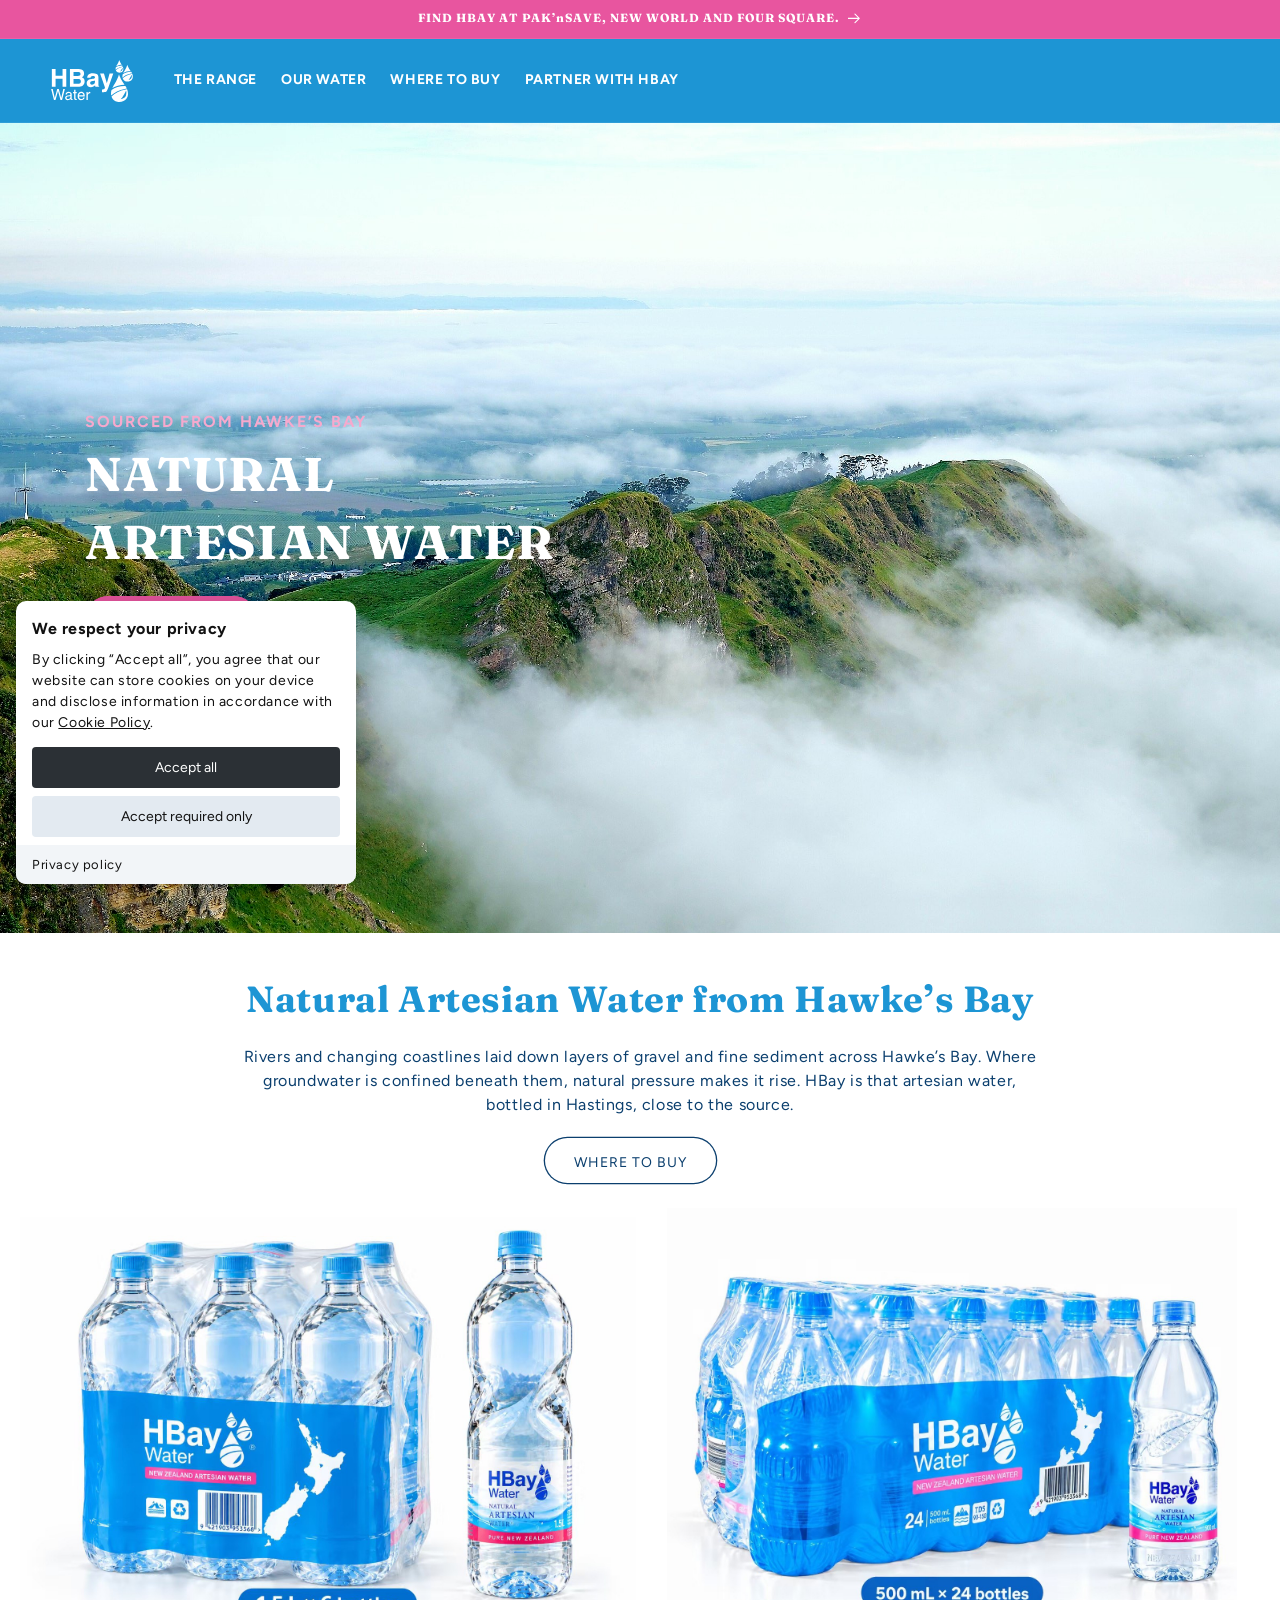
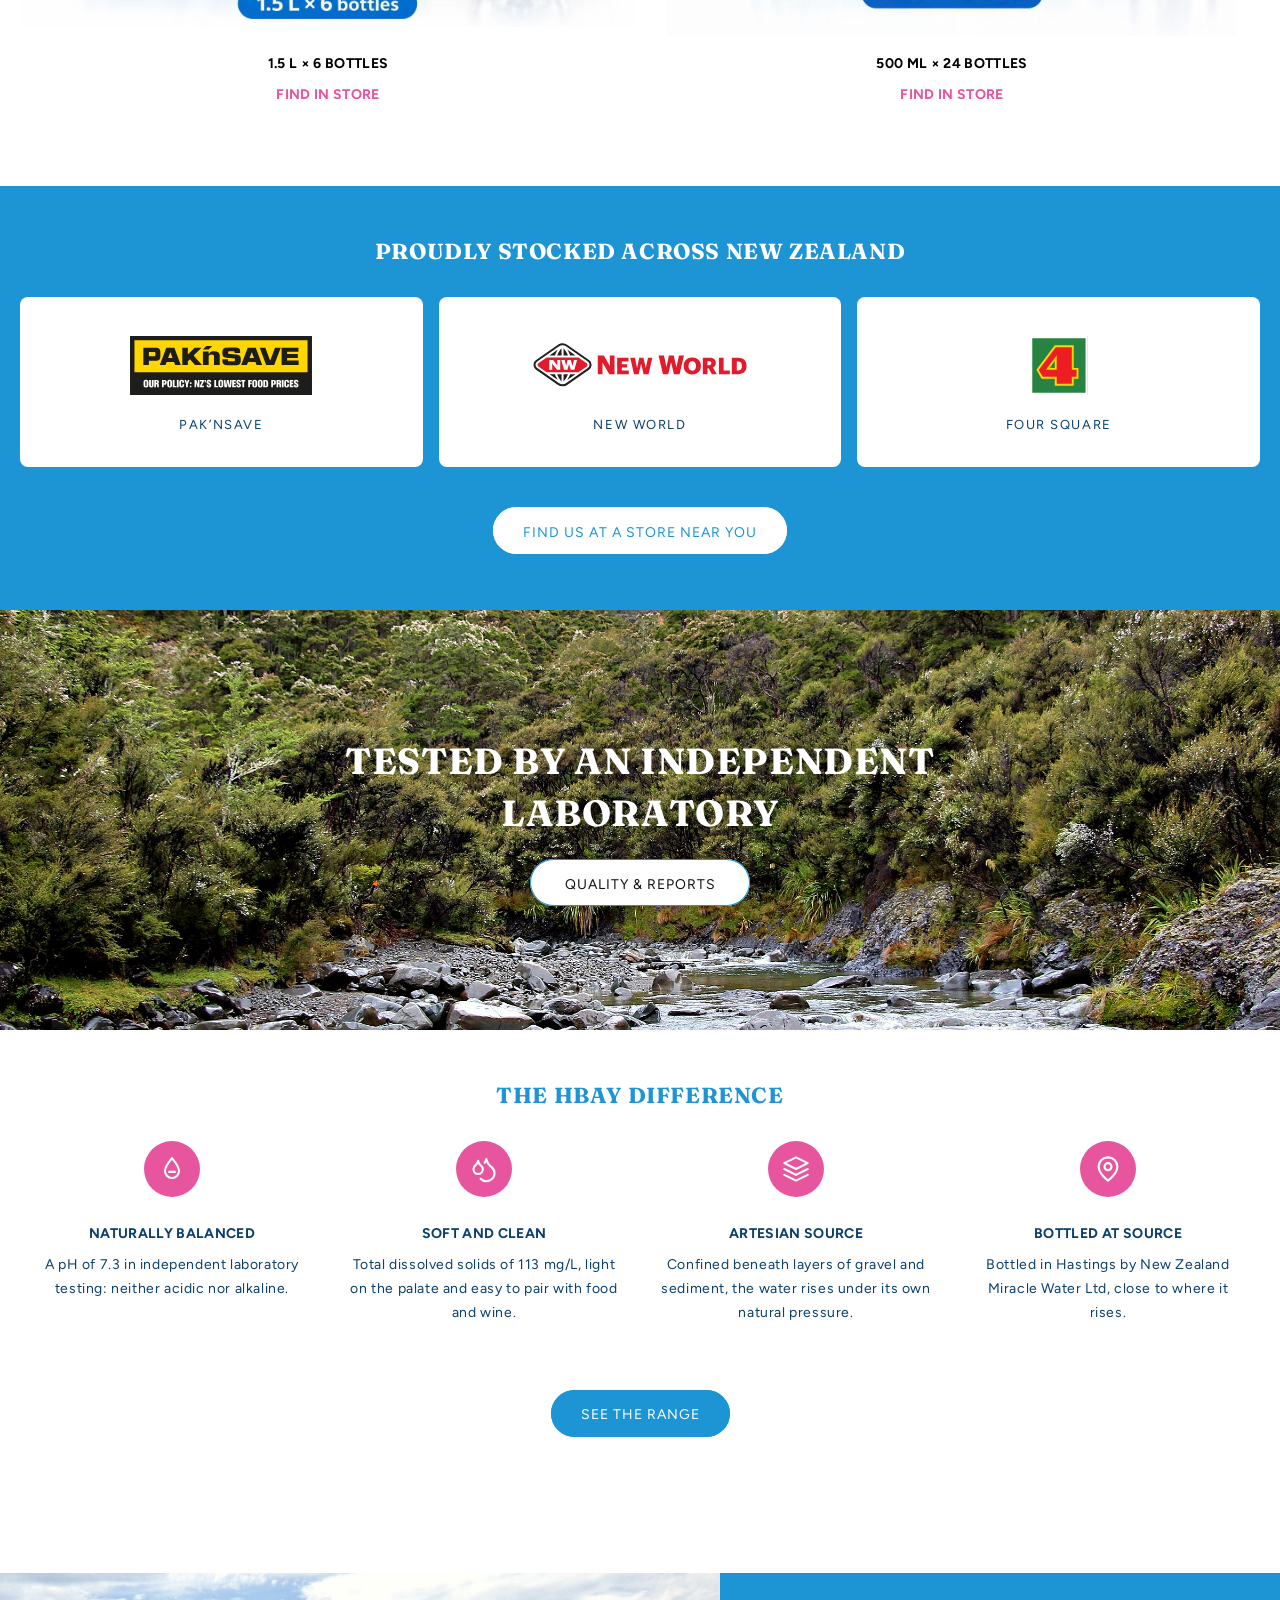
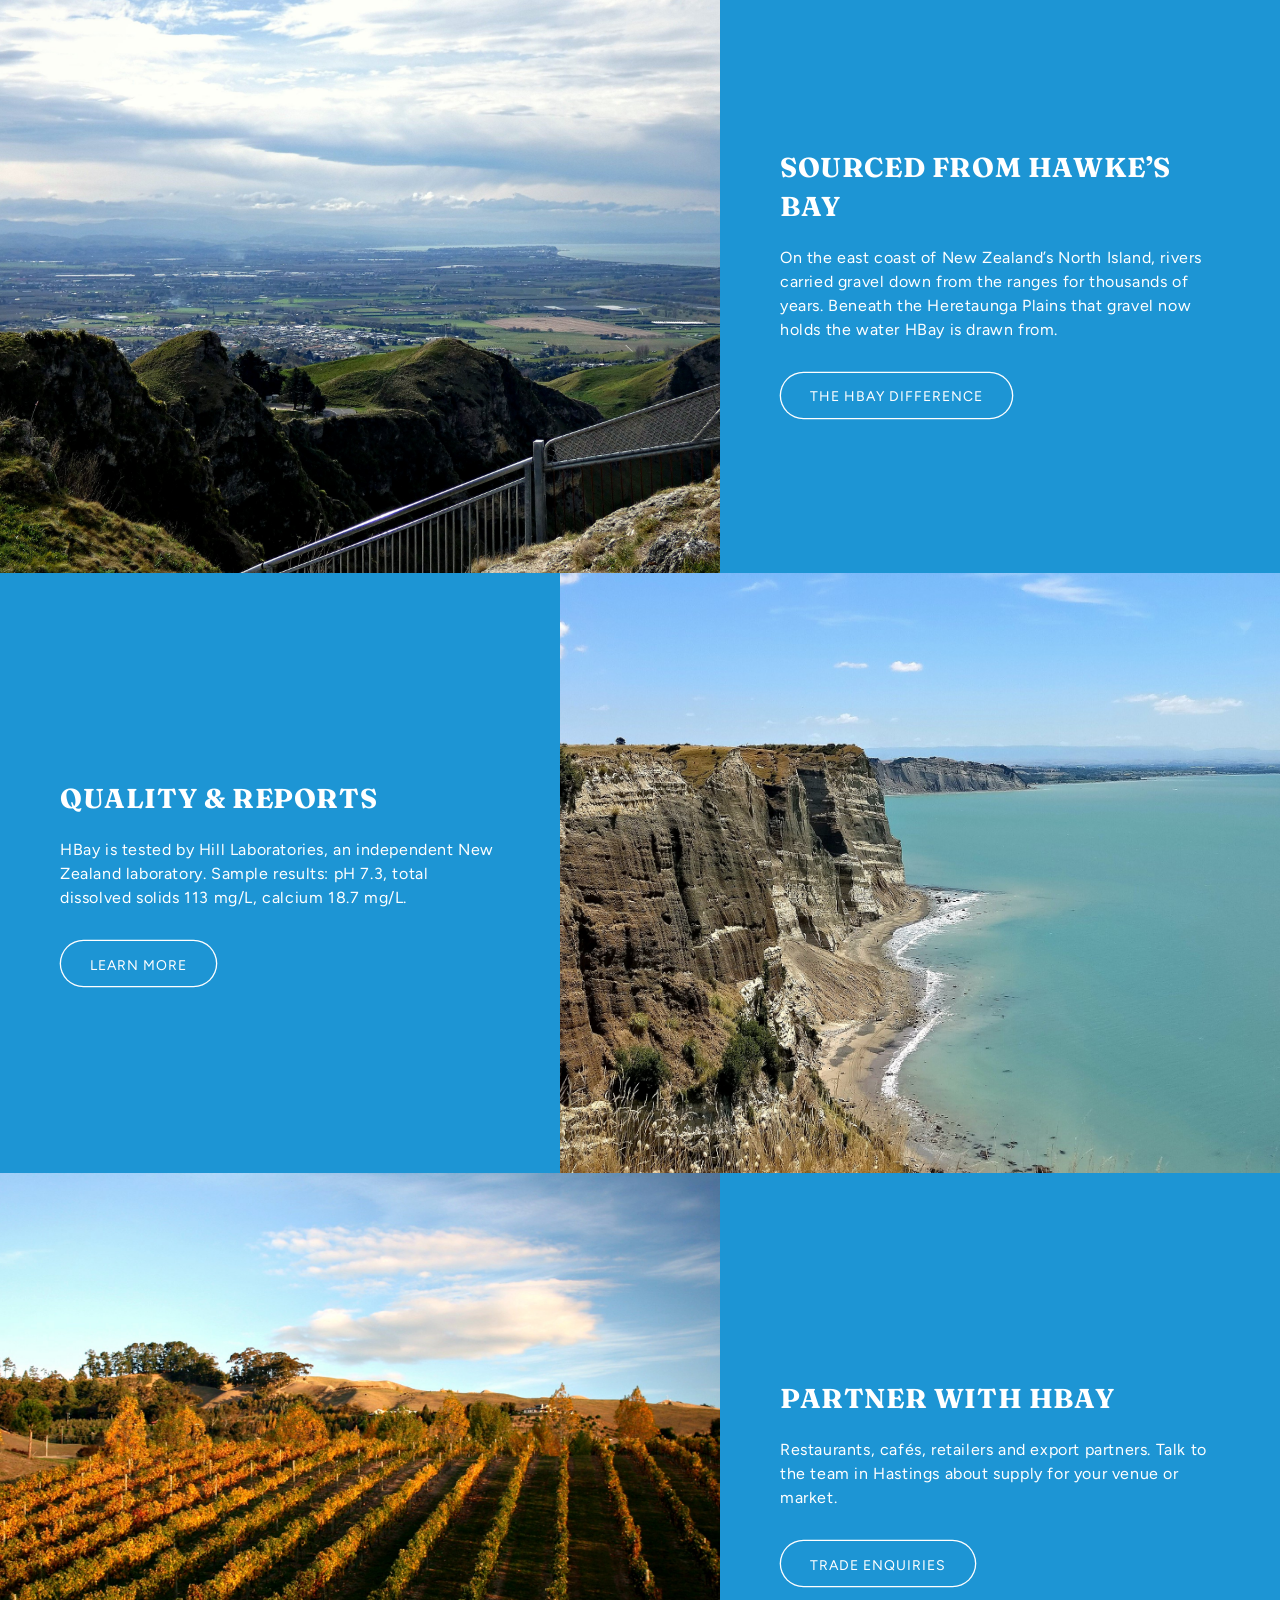
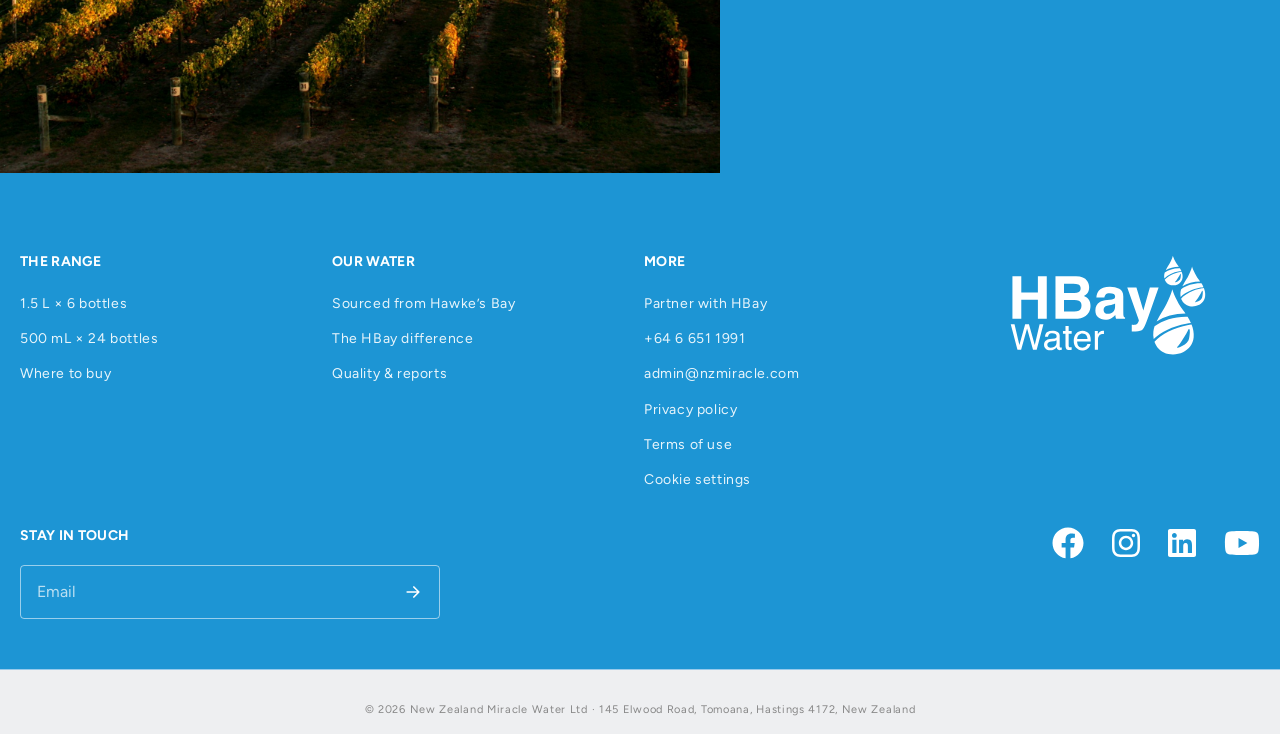
<file: index.html>
<!DOCTYPE html>

<html class="js" lang="en" style="--header-height: 122px;"><head><meta charset="utf-8"/><script>window.Shopify = window.Shopify || {};</script>

<!-- Start of Booster Apps Seo-0.1--><title>HBay Water · Natural Artesian Water from Hawke's Bay</title><meta content="HBay Natural Artesian Water, bottled in Hastings from beneath the Heretaunga Plains, Hawke's Bay, New Zealand." name="description"/><!-- end of Booster Apps SEO -->

<meta content="IE=edge" http-equiv="X-UA-Compatible"/>
<meta content="width=device-width,initial-scale=1" name="viewport"/>
<meta content="" name="theme-color"/>






<meta content="HBay Natural Artesian Water, bottled in Hastings from beneath the Heretaunga Plains, Hawke's Bay, New Zealand." property="og:description"/>




<meta content="HBay Natural Artesian Water, bottled in Hastings from beneath the Heretaunga Plains, Hawke's Bay, New Zealand." name="twitter:description"/>
<!-- Google Tag Manager -->

<!-- End Google Tag Manager -->
<script defer="defer" src="/cdn/shop/t/36/assets/constants.qde3e978d.js"></script>
<script defer="defer" src="/cdn/shop/t/36/assets/pubsub.qaa1f1bd6.js"></script>
<script defer="defer" src="/cdn/shop/t/36/assets/global.q57903c23.js"></script><script defer="defer" src="/cdn/shop/t/36/assets/animations.q7b22a446.js"></script>



<meta content="/2890132/digital_wallets/dialog" id="shopify-digital-wallet" name="shopify-digital-wallet"/>
<link href="/.well-known/ucp/" rel="ucp" version="2026-08-25"/>


















<script data-sections="header" defer="defer" id="sections-script" src="/cdn/shop/t/36/compiled_assets/scripts.qeecf68e1.js"></script>


<style data-shopify="">
      @font-face {
  font-family: Figtree;
  font-weight: 400;
  font-style: normal;
  font-display: swap;
  src: url("/cdn/fonts/figtree/figtree_n4.3c0838aba1701047e60be6a99a1b0a40ce9b8419.woff2") format("woff2"),
       url("/cdn/fonts/figtree/figtree_n4.c0575d1db21fc3821f17fd6617d3dee552312137.woff") format("woff");
}

      @font-face {
  font-family: Figtree;
  font-weight: 700;
  font-style: normal;
  font-display: swap;
  src: url("/cdn/fonts/figtree/figtree_n7.2fd9bfe01586148e644724096c9d75e8c7a90e55.woff2") format("woff2"),
       url("/cdn/fonts/figtree/figtree_n7.ea05de92d862f9594794ab281c4c3a67501ef5fc.woff") format("woff");
}

      @font-face {
  font-family: Figtree;
  font-weight: 400;
  font-style: italic;
  font-display: swap;
  src: url("/cdn/fonts/figtree/figtree_i4.89f7a4275c064845c304a4cf8a4a586060656db2.woff2") format("woff2"),
       url("/cdn/fonts/figtree/figtree_i4.6f955aaaafc55a22ffc1f32ecf3756859a5ad3e2.woff") format("woff");
}

      @font-face {
  font-family: Figtree;
  font-weight: 700;
  font-style: italic;
  font-display: swap;
  src: url("/cdn/fonts/figtree/figtree_i7.06add7096a6f2ab742e09ec7e498115904eda1fe.woff2") format("woff2"),
       url("/cdn/fonts/figtree/figtree_i7.ee584b5fcaccdbb5518c0228158941f8df81b101.woff") format("woff");
}

      @font-face {
  font-family: Figtree;
  font-weight: 400;
  font-style: normal;
  font-display: swap;
  src: url("/cdn/fonts/figtree/figtree_n4.3c0838aba1701047e60be6a99a1b0a40ce9b8419.woff2") format("woff2"),
       url("/cdn/fonts/figtree/figtree_n4.c0575d1db21fc3821f17fd6617d3dee552312137.woff") format("woff");
}


      
        :root,
        .color-scheme-1 {
          --color-background: 255,255,255;
        
          --gradient-background: #ffffff;
        

        

        --color-foreground: 0,0,0;
        --color-background-contrast: 191,191,191;
        --color-shadow: 18,18,18;
        --color-button: 18,18,18;
        --color-button-text: 255,255,255;
        --color-secondary-button: 255,255,255;
        --color-secondary-button-text: 18,18,18;
        --color-link: 18,18,18;
        --color-badge-foreground: 0,0,0;
        --color-badge-background: 255,255,255;
        --color-badge-border: 0,0,0;
        --payment-terms-background-color: rgb(255 255 255);
      }
      
        
        .color-scheme-2 {
          --color-background: 255,255,255;
        
          --gradient-background: #ffffff;
        

        

        --color-foreground: 255,255,255;
        --color-background-contrast: 191,191,191;
        --color-shadow: 234,246,251;
        --color-button: 0,185,229;
        --color-button-text: 255,255,255;
        --color-secondary-button: 255,255,255;
        --color-secondary-button-text: 0,0,0;
        --color-link: 0,0,0;
        --color-badge-foreground: 255,255,255;
        --color-badge-background: 255,255,255;
        --color-badge-border: 255,255,255;
        --payment-terms-background-color: rgb(255 255 255);
      }
      
        
        .color-scheme-3 {
          --color-background: 255,255,255;
        
          --gradient-background: #ffffff;
        

        

        --color-foreground: 0,0,0;
        --color-background-contrast: 191,191,191;
        --color-shadow: 0,0,0;
        --color-button: 0,0,0;
        --color-button-text: 255,255,255;
        --color-secondary-button: 255,255,255;
        --color-secondary-button-text: 0,0,0;
        --color-link: 0,0,0;
        --color-badge-foreground: 0,0,0;
        --color-badge-background: 255,255,255;
        --color-badge-border: 0,0,0;
        --payment-terms-background-color: rgb(255 255 255);
      }
      
        
        .color-scheme-4 {
          --color-background: 18,18,18;
        
          --gradient-background: #121212;
        

        

        --color-foreground: 255,255,255;
        --color-background-contrast: 146,146,146;
        --color-shadow: 18,18,18;
        --color-button: 255,255,255;
        --color-button-text: 18,18,18;
        --color-secondary-button: 18,18,18;
        --color-secondary-button-text: 255,255,255;
        --color-link: 255,255,255;
        --color-badge-foreground: 255,255,255;
        --color-badge-background: 18,18,18;
        --color-badge-border: 255,255,255;
        --payment-terms-background-color: rgb(18 18 18);
      }
      
        
        .color-scheme-5 {
          --color-background: 0,185,229;
        
          --gradient-background: #00b9e5;
        

        

        --color-foreground: 255,255,255;
        --color-background-contrast: 0,82,102;
        --color-shadow: 18,18,18;
        --color-button: 255,255,255;
        --color-button-text: 0,185,229;
        --color-secondary-button: 0,185,229;
        --color-secondary-button-text: 255,255,255;
        --color-link: 255,255,255;
        --color-badge-foreground: 255,255,255;
        --color-badge-background: 0,185,229;
        --color-badge-border: 255,255,255;
        --payment-terms-background-color: rgb(0 185 229);
      }
      
        
        .color-scheme-7112543b-ac7b-4a49-bfe0-e4a7b0c82350 {
          --color-background: 247,247,247;
        
          --gradient-background: #f7f7f7;
        

        

        --color-foreground: 0,0,0;
        --color-background-contrast: 183,183,183;
        --color-shadow: 18,18,18;
        --color-button: 18,18,18;
        --color-button-text: 255,255,255;
        --color-secondary-button: 247,247,247;
        --color-secondary-button-text: 18,18,18;
        --color-link: 18,18,18;
        --color-badge-foreground: 0,0,0;
        --color-badge-background: 247,247,247;
        --color-badge-border: 0,0,0;
        --payment-terms-background-color: rgb(247 247 247);
      }
      
        
        .color-scheme-d968f00c-7150-46ce-9d97-2758fc946ad0 {
          --color-background: 255,255,255;
        
          --gradient-background: #ffffff;
        

        

        --color-foreground: 0,0,0;
        --color-background-contrast: 191,191,191;
        --color-shadow: 18,18,18;
        --color-button: 0,185,229;
        --color-button-text: 255,255,255;
        --color-secondary-button: 255,255,255;
        --color-secondary-button-text: 18,18,18;
        --color-link: 18,18,18;
        --color-badge-foreground: 0,0,0;
        --color-badge-background: 255,255,255;
        --color-badge-border: 0,0,0;
        --payment-terms-background-color: rgb(255 255 255);
      }
      
        
        .color-scheme-24fd1e74-11d5-4085-9229-bd1418e1b413 {
          --color-background: 0,0,0;
        
          --gradient-background: rgba(0,0,0,0);
        

        

        --color-foreground: 255,255,255;
        --color-background-contrast: 128,128,128;
        --color-shadow: 18,18,18;
        --color-button: 0,185,229;
        --color-button-text: 255,255,255;
        --color-secondary-button: 0,0,0;
        --color-secondary-button-text: 255,255,255;
        --color-link: 255,255,255;
        --color-badge-foreground: 255,255,255;
        --color-badge-background: 0,0,0;
        --color-badge-border: 255,255,255;
        --payment-terms-background-color: rgb(0 0 0);
      }
      
        
        .color-scheme-4a732564-afd7-425f-9594-8ce33792ee17 {
          --color-background: 239,239,239;
        
          --gradient-background: #efefef;
        

        

        --color-foreground: 0,0,0;
        --color-background-contrast: 175,175,175;
        --color-shadow: 18,18,18;
        --color-button: 255,255,255;
        --color-button-text: 0,0,0;
        --color-secondary-button: 239,239,239;
        --color-secondary-button-text: 18,18,18;
        --color-link: 18,18,18;
        --color-badge-foreground: 0,0,0;
        --color-badge-background: 239,239,239;
        --color-badge-border: 0,0,0;
        --payment-terms-background-color: rgb(239 239 239);
      }
      

      body, .color-scheme-1, .color-scheme-2, .color-scheme-3, .color-scheme-4, .color-scheme-5, .color-scheme-7112543b-ac7b-4a49-bfe0-e4a7b0c82350, .color-scheme-d968f00c-7150-46ce-9d97-2758fc946ad0, .color-scheme-24fd1e74-11d5-4085-9229-bd1418e1b413, .color-scheme-4a732564-afd7-425f-9594-8ce33792ee17 {
        color: rgba(var(--color-foreground), 1);
        background-color: rgb(var(--color-background));
      }

      :root {
        --font-body-family: Figtree, sans-serif;
        --font-body-style: normal;
        --font-body-weight: 400;
        --font-body-weight-bold: 700;

        --font-heading-family: Figtree, sans-serif;
        --font-heading-secondary-family: Figtree, sans-serif;
        --font-heading-style: normal;
        --font-heading-weight: 400;

        --font-body-scale: 1.0;
        --font-heading-scale: 1.0;

        --media-padding: px;
        --media-border-opacity: 0.05;
        --media-border-width: 1px;
        --media-radius: 0px;
        --media-shadow-opacity: 0.0;
        --media-shadow-horizontal-offset: 0px;
        --media-shadow-vertical-offset: 4px;
        --media-shadow-blur-radius: 5px;
        --media-shadow-visible: 0;

        --page-width: 160rem;
        --page-width-margin: 0rem;

        --product-card-image-padding: 0.0rem;
        --product-card-corner-radius: 0.0rem;
        --product-card-text-alignment: left;
        --product-card-border-width: 0.0rem;
        --product-card-border-opacity: 0.1;
        --product-card-shadow-opacity: 0.0;
        --product-card-shadow-visible: 0;
        --product-card-shadow-horizontal-offset: 0.0rem;
        --product-card-shadow-vertical-offset: 0.4rem;
        --product-card-shadow-blur-radius: 0.5rem;

        --collection-card-image-padding: 0.0rem;
        --collection-card-corner-radius: 0.0rem;
        --collection-card-text-alignment: left;
        --collection-card-border-width: 0.0rem;
        --collection-card-border-opacity: 0.1;
        --collection-card-shadow-opacity: 0.0;
        --collection-card-shadow-visible: 0;
        --collection-card-shadow-horizontal-offset: 0.0rem;
        --collection-card-shadow-vertical-offset: 0.4rem;
        --collection-card-shadow-blur-radius: 0.5rem;

        --blog-card-image-padding: 0.0rem;
        --blog-card-corner-radius: 0.0rem;
        --blog-card-text-alignment: left;
        --blog-card-border-width: 0.0rem;
        --blog-card-border-opacity: 0.1;
        --blog-card-shadow-opacity: 0.0;
        --blog-card-shadow-visible: 0;
        --blog-card-shadow-horizontal-offset: 0.0rem;
        --blog-card-shadow-vertical-offset: 0.4rem;
        --blog-card-shadow-blur-radius: 0.5rem;

        --badge-corner-radius: 4.0rem;

        --popup-border-width: 1px;
        --popup-border-opacity: 0.1;
        --popup-corner-radius: 0px;
        --popup-shadow-opacity: 0.05;
        --popup-shadow-horizontal-offset: 0px;
        --popup-shadow-vertical-offset: 4px;
        --popup-shadow-blur-radius: 5px;

        --drawer-border-width: 1px;
        --drawer-border-opacity: 0.1;
        --drawer-shadow-opacity: 0.0;
        --drawer-shadow-horizontal-offset: 0px;
        --drawer-shadow-vertical-offset: 4px;
        --drawer-shadow-blur-radius: 5px;

        --spacing-sections-desktop: 0px;
        --spacing-sections-mobile: 0px;

        --grid-desktop-vertical-spacing: 20px;
        --grid-desktop-horizontal-spacing: 8px;
        --grid-mobile-vertical-spacing: 10px;
        --grid-mobile-horizontal-spacing: 4px;

        --text-boxes-border-opacity: 0.1;
        --text-boxes-border-width: 0px;
        --text-boxes-radius: 0px;
        --text-boxes-shadow-opacity: 0.0;
        --text-boxes-shadow-visible: 0;
        --text-boxes-shadow-horizontal-offset: 0px;
        --text-boxes-shadow-vertical-offset: 4px;
        --text-boxes-shadow-blur-radius: 5px;

        --buttons-radius: 40px;
        --buttons-radius-outset: 41px;
        --buttons-border-width: 1px;
        --buttons-border-opacity: 1.0;
        --buttons-shadow-opacity: 0.0;
        --buttons-shadow-visible: 0;
        --buttons-shadow-horizontal-offset: 0px;
        --buttons-shadow-vertical-offset: 4px;
        --buttons-shadow-blur-radius: 5px;
        --buttons-border-offset: 0.3px;

        --inputs-radius: 40px;
        --inputs-border-width: 1px;
        --inputs-border-opacity: 0.55;
        --inputs-shadow-opacity: 0.0;
        --inputs-shadow-horizontal-offset: 0px;
        --inputs-margin-offset: 0px;
        --inputs-shadow-vertical-offset: 12px;
        --inputs-shadow-blur-radius: 5px;
        --inputs-radius-outset: 41px;

        --variant-pills-radius: 40px;
        --variant-pills-border-width: 1px;
        --variant-pills-border-opacity: 0.55;
        --variant-pills-shadow-opacity: 0.0;
        --variant-pills-shadow-horizontal-offset: 0px;
        --variant-pills-shadow-vertical-offset: 4px;
        --variant-pills-shadow-blur-radius: 5px;
      }

      *,
      *::before,
      *::after {
        box-sizing: inherit;
      }

      html {
        box-sizing: border-box;
        font-size: calc(var(--font-body-scale) * 62.5%);
        height: 100%;
      }

      body {
        display: grid;
        grid-template-rows: auto auto 1fr auto;
        grid-template-columns: 100%;
        min-height: 100%;
        margin: 0;
        font-size: 1.5rem;
        letter-spacing: 0.06rem;
        line-height: calc(1 + 0.8 / var(--font-body-scale));
        font-family: var(--font-body-family);
        font-style: var(--font-body-style);
        font-weight: var(--font-body-weight);
      }

      @media screen and (min-width: 750px) {
        body {
          font-size: 1.6rem;
        }
      }
    </style>
<link href="/cdn/shop/t/36/assets/app.q089e118a.css" media="all" rel="stylesheet" type="text/css"/>
<link href="/cdn/shop/t/36/assets/base.qd3e70471.css" media="all" rel="stylesheet" type="text/css"/>


<link href="/cdn/shop/t/36/assets/component-predictive-search.qb96dc13c.css" media="all" onload="this.media='all'" rel="stylesheet"/>

<!-- BEGIN app block: shopify://apps/tinycookie/blocks/cookie-embed/b65baef5-7248-4353-8fd9-b676240311dc -->

<style>
</style>
<!-- END app block --><!-- BEGIN app block: shopify://apps/powerful-form-builder/blocks/app-embed/e4bcb1eb-35b2-42e6-bc37-bfe0e1542c9d -->

<!-- END app block --><!-- BEGIN app block: shopify://apps/minmaxify-order-limits/blocks/app-embed-block/3acfba32-89f3-4377-ae20-cbb9abc48475 -->
<!-- END app block --><!-- BEGIN app block: shopify://apps/klaviyo-email-marketing-sms/blocks/klaviyo-onsite-embed/2632fe16-c075-4321-a88b-50b567f42507 -->



<!-- END app block -->
<link href="/_ext/cdn.shopify.com/extensions/01a184d4-aab8-74f6-a1db-f30103dd8089/tinycookie-170/assets/tiny-cookie.min.css" media="all" rel="stylesheet" type="text/css"/>






<meta content="00000000-0000-0000-5000-000000000000" data-expiration="1825126403000" name="shopify-y"/><meta content="00000000-0000-0000-5000-000000000000" data-expiration="1793570603000" name="shopify-s"/><meta content="6fd2ac44-15e0-40b8-849f-cda3a713ff60-1793568803" name="request-id"/>
<meta content="A1duO9QWZ/3h+eq5jQsvYqOTVq5h5q2AoGInpwNr4FT22/JUt3BxFERXHAo5iKhs6doOavi6G5hno0oBANPzSgIAAABxeyJvcmlnaW4iOiJodHRwczovL2Nkbi5zaG9waWZ5LmNvbTo0NDMiLCJmZWF0dXJlIjoiUHJlcmVuZGVyVW50aWxTY3JpcHQiLCJleHBpcnkiOjE3ODg4MjU2MDAsImlzVGhpcmRQYXJ0eSI6dHJ1ZX0=" http-equiv="origin-trial"/><meta content="AwnTE1hYg9Bsa5x0wEDsbG6tOdZ3j6ebKzXxbr/[base64]" http-equiv="origin-trial"/><meta content="A1cNj7yeFpBT/ETqZHRgUfM9tToLwOpBySTd4C9Eya3JtQo/BEQegM6MMV7BZESSyAjQJJXYgH/ovHY1UHmB8woAAABjeyJvcmlnaW4iOiJodHRwczovL2Nkbi5zaG9waWZ5LmNvbTo0NDMiLCJmZWF0dXJlIjoiV2ViTUNQIiwiZXhwaXJ5IjoxNzk0ODczNjAwLCJpc1RoaXJkUGFydHkiOnRydWV9" http-equiv="origin-trial"/><meta content="[base64]" http-equiv="origin-trial"/><meta content="Ax9yX6wXQN8G5IFmAMuROwlLDFBpw1CUnFgsIGNYqJJ4H6td1fqjIYkL02d7HpmOAFMFSi3/[base64]" http-equiv="origin-trial"/><style id="kl-custom-fonts">


@font-face {
        font-family: 'Poppins-Klaviyo-Hosted'; 
        src: url(https://static.klaviyo.com/onsite/hosted-fonts/Poppins/latin/poppins_latin_italic_400.woff2);
        font-weight: 400;
        font-style: italic;
        font-display: swap;
      }
@font-face {
        font-family: 'Poppins-Klaviyo-Hosted'; 
        src: url(https://static.klaviyo.com/onsite/hosted-fonts/Poppins/latin/poppins_latin_italic_700.woff2);
        font-weight: 700;
        font-style: italic;
        font-display: swap;
      }
@font-face {
        font-family: 'Poppins-Klaviyo-Hosted'; 
        src: url(https://static.klaviyo.com/onsite/hosted-fonts/Poppins/latin/poppins_latin_regular_400_2.woff2);
        font-weight: 400;
        font-style: normal;
        font-display: swap;
      }
@font-face {
        font-family: 'Poppins-Klaviyo-Hosted'; 
        src: url(https://static.klaviyo.com/onsite/hosted-fonts/Poppins/latin/poppins_latin_regular_700.woff2);
        font-weight: 700;
        font-style: normal;
        font-display: swap;
      }
</style><style id="_goober"> .go3176171171{color:#000000;line-height:normal;}.go3176171171 p{margin:0px;}.go3176171171 span{display:inline;}.go3176171171 ol,.go3176171171  ul{padding:0 0 0 48px;margin:0;}.go3176171171 ul{list-style-type:disc;}.go3176171171 li{line-height:18px;}.go3176171171 a{color:#0066cc;text-decoration:underline;border-bottom:none;}@keyframes go966318201{from{opacity:0;}to{opacity:1;}}@keyframes go2757218945{from{opacity:0;transform:translate3d(0, 24px, 0);}to{opacity:1;transform:translate3d(0, 0, 0);}}@keyframes go754900079{from{opacity:0;transform:translate3d(0, 48px, 0);}to{opacity:1;transform:translate3d(0, 0, 0);}}@keyframes go814515624{from{opacity:0;transform:translate3d(0, -48px, 0);}to{opacity:1;transform:translate3d(0, 0, 0);}}@keyframes go3954843876{from{opacity:0;transform:translate3d(-48px, 0, 0);}to{opacity:1;transform:translate3d(0, 0, 0);}}@keyframes go3772274831{from{opacity:0;transform:translate3d(48px, 0, 0);}to{opacity:1;transform:translate3d(0, 0, 0);}}@keyframes go674278489{from{opacity:0;transform:scale(0.85);}to{opacity:1;transform:scale(1);}}@keyframes go721801061{0%{transform:scale(1);}50%{transform:scale(1.06);}100%{transform:scale(1);}}.go2226349200{margin-top:var(--safe-area-inset-top, env(safe-area-inset-top));margin-bottom:var(--safe-area-inset-bottom, env(safe-area-inset-bottom));margin-left:var(--safe-area-inset-left, env(safe-area-inset-left));margin-right:var(--safe-area-inset-right, env(safe-area-inset-right));}.go4163827588{margin-top:47px;margin-bottom:34px;margin-left:0;margin-right:0;}.go2665961590{margin-top:35px;margin-bottom:0;margin-left:0;margin-right:0;}.go1596356512 > div{padding-bottom:8px;padding-top:8px;}.go3725832945.go3725832945.go3725832945 [href]:focus-visible{outline-width:2px;outline-style:auto;outline-color:rgba(0,100,205,0);}.go310894487.go310894487.go310894487{display:flex;justify-content:flex-start;padding:10px 6px 10px 6px;position:relative;flex:1 0 0;}.go3787345210.go3787345210.go3787345210{display:flex;flex-grow:1;flex-direction:column;align-self:flex-end;}.go626437584.go626437584.go626437584{box-sizing:border-box;border-radius:4px;padding-left:16px;padding-right:0px;padding-top:0px;padding-bottom:0px;height:50px;text-align:left;color:#FFFFFF;font-family:Arial, 'Helvetica Neue', Helvetica, sans-serif;font-size:16px;font-weight:400;letter-spacing:0px;background-color:rgba(255,255,255,0);border:1px solid;border-color:rgba(180,187,195,0);}.go626437584.go626437584.go626437584::placeholder{color:#FFFFff;font-family:Arial, 'Helvetica Neue', Helvetica, sans-serif;font-size:16px;font-weight:400;letter-spacing:0px;}.go626437584.go626437584.go626437584::-moz-placeholder{line-height:50px;}.go626437584.go626437584.go626437584:hover{border-color:rgba(0,0,0,0) !important;}.go626437584.go626437584.go626437584:focus-visible{outline-width:2px;outline-style:auto;outline-color:rgba(0,0,0,0);outline-offset:0;}.go2943295142.go2943295142.go2943295142{color:#FFFFff;font-family:Arial, 'Helvetica Neue', Helvetica, sans-serif;font-size:16px;font-weight:700;letter-spacing:0px;padding-bottom:6px;}.go1429511300.go1429511300.go1429511300{display:flex;justify-content:flex-start;padding:10px 6px 10px 6px;position:relative;flex:0 1 auto;margin:0 auto;}.go3028043231.go3028043231.go3028043231{background:#303B43;border-radius:4px;border-style:none;border-color:#000000;border-width:2px;color:#FFFFFF;font-family:Arial, 'Helvetica Neue', Helvetica, sans-serif;font-size:16px;font-weight:700;letter-spacing:0px;line-height:1;font-style:normal;white-space:normal;padding-top:0px;padding-bottom:0px;text-align:center;word-break:break-word;align-self:flex-end;cursor:pointer;height:50px;padding-left:10px;padding-right:10px;}.go3028043231.go3028043231.go3028043231:focus-visible{outline-width:2px;outline-style:auto;outline-color:rgba(0,0,0,0);outline-offset:0;}.go966953675.go966953675.go966953675{pointer-events:none;}.go4033861592.go4033861592.go4033861592{pointer-events:auto;}</style><style id="sac-v3-embed-css">.sac-label{display:flex;align-items:center;gap:.5rem;margin-bottom:.5rem} .sac-label-icon{width:24px;height:24px;flex-shrink:0}</style><style id="sac-v3-css"> .sac-validator{margin:.75rem 0;font:inherit} .sac-field{display:flex;gap:.5rem;align-items:center} .sac-input{flex:1 1 auto;padding:.5rem;border:1px solid #ccc;border-radius:6px} .sac-btn{padding:.5rem .75rem;border:1px solid #444;border-radius:6px;background:#fff;cursor:pointer} .sac-hint{margin-top:.25rem;font-size:.85em;opacity:.7} .sac-result{margin-top:.5rem;border-radius:.5rem;padding:.75rem} .sac-head{display:flex;align-items:center;gap:.5rem;flex-wrap:wrap} .sac-head .sac-ico{flex-shrink:0} .sac-change{background:none;border:none;padding:0;margin:0;font:inherit;color:inherit;text-decoration:underline;cursor:pointer;text-align:left} .sac-change:hover{opacity:.8} .sac-components{display:flex;flex-direction:column;gap:.5rem;margin-top:.5rem;text-align:left} .sac-comp{display:flex;align-items:center;gap:.5rem;text-align:left} .sac-ico{margin-right:0;flex-shrink:0} .sac-waitlist{margin-top:.75rem;padding:.75rem;border:1px solid #e0e0e0;border-radius:6px;background:#f9f9f9} .sac-waitlist-text{margin:0 0 .5rem 0;font-size:.9em;color:#666} .sac-waitlist-field{display:flex;gap:.5rem;align-items:center} .sac-waitlist-email{flex:1 1 auto;padding:.5rem;border:1px solid #ccc;border-radius:6px} .sac-waitlist-btn{padding:.5rem .75rem;border-radius:6px;color:#fff;cursor:pointer} .sac-waitlist-btn:disabled{opacity:.6;cursor:not-allowed} .sac-waitlist-message{margin-top:.5rem;padding:.5rem;border-radius:4px;font-size:.9em} .sac-result--ok{color:#6A6A6A} .sac-result--no{color:#DB4437} .sac-btn{border-color:#444444} .sac-waitlist-btn{border:1px solid #444444;background:#444444}</style><style>.ht-animated{-webkit-animation-duration:4s;animation-duration:4s;-webkit-animation-fill-mode:both;animation-fill-mode:both;-webkit-animation-delay:1s;animation-delay:1s}.ht-animated.ht-infinite{-webkit-animation-iteration-count:infinite;animation-iteration-count:infinite}@-webkit-keyframes ht-emitting{13%{box-shadow:0 0 5px 5px rgba(0,0,0,.8)}100%,25%{box-shadow:0 0 0 0 rgba(0,0,0,.8)}}@keyframes ht-emitting{13%{box-shadow:0 0 5px 5px rgba(0,0,0,.8)}100%,25%{box-shadow:0 0 0 0 rgba(0,0,0,.8)}}.ht-emitting{-webkit-animation-name:ht-emitting;animation-name:ht-emitting;-webkit-transform-origin:center bottom;transform-origin:center bottom}@-webkit-keyframes ht-bounce{13%,20%,25%,5%,from,to{-webkit-animation-timing-function:cubic-bezier(.215,.61,.355,1);animation-timing-function:cubic-bezier(.215,.61,.355,1);-webkit-transform:translate3d(0,0,0);transform:translate3d(0,0,0)}10%,12%{-webkit-animation-timing-function:cubic-bezier(.755,.05,.855,.06);animation-timing-function:cubic-bezier(.755,.05,.855,.06);-webkit-transform:translate3d(0,-30px,0);transform:translate3d(0,-30px,0)}17%{-webkit-animation-timing-function:cubic-bezier(.755,.05,.855,.06);animation-timing-function:cubic-bezier(.755,.05,.855,.06);-webkit-transform:translate3d(0,-15px,0);transform:translate3d(0,-15px,0)}23%{-webkit-transform:translate3d(0,-4px,0);transform:translate3d(0,-4px,0)}}@keyframes ht-bounce{13%,20%,25%,5%,from,to{-webkit-animation-timing-function:cubic-bezier(.215,.61,.355,1);animation-timing-function:cubic-bezier(.215,.61,.355,1);-webkit-transform:translate3d(0,0,0);transform:translate3d(0,0,0)}10%,12%{-webkit-animation-timing-function:cubic-bezier(.755,.05,.855,.06);animation-timing-function:cubic-bezier(.755,.05,.855,.06);-webkit-transform:translate3d(0,-30px,0);transform:translate3d(0,-30px,0)}17%{-webkit-animation-timing-function:cubic-bezier(.755,.05,.855,.06);animation-timing-function:cubic-bezier(.755,.05,.855,.06);-webkit-transform:translate3d(0,-15px,0);transform:translate3d(0,-15px,0)}23%{-webkit-transform:translate3d(0,-4px,0);transform:translate3d(0,-4px,0)}}.ht-bounce{-webkit-animation-name:ht-bounce;animation-name:ht-bounce;-webkit-transform-origin:center bottom;transform-origin:center bottom}@-webkit-keyframes ht-flash{12%,6%,from,to{opacity:1}3%,9%{opacity:0}}@keyframes ht-flash{12%,6%,from,to{opacity:1}3%,9%{opacity:0}}.ht-flash{-webkit-animation-name:ht-flash;animation-name:ht-flash}@-webkit-keyframes ht-rubberBand{25%,from,to{-webkit-transform:scale3d(1,1,1);transform:scale3d(1,1,1)}7%{-webkit-transform:scale3d(1.25,.75,1);transform:scale3d(1.25,.75,1)}10%{-webkit-transform:scale3d(.75,1.25,1);transform:scale3d(.75,1.25,1)}12%{-webkit-transform:scale3d(1.15,.85,1);transform:scale3d(1.15,.85,1)}16%{-webkit-transform:scale3d(.95,1.05,1);transform:scale3d(.95,1.05,1)}18%{-webkit-transform:scale3d(1.05,.95,1);transform:scale3d(1.05,.95,1)}}@keyframes ht-rubberBand{25%,from,to{-webkit-transform:scale3d(1,1,1);transform:scale3d(1,1,1)}7%{-webkit-transform:scale3d(1.25,.75,1);transform:scale3d(1.25,.75,1)}10%{-webkit-transform:scale3d(.75,1.25,1);transform:scale3d(.75,1.25,1)}12%{-webkit-transform:scale3d(1.15,.85,1);transform:scale3d(1.15,.85,1)}16%{-webkit-transform:scale3d(.95,1.05,1);transform:scale3d(.95,1.05,1)}18%{-webkit-transform:scale3d(1.05,.95,1);transform:scale3d(1.05,.95,1)}}.ht-rubberBand{-webkit-animation-name:ht-rubberBand;animation-name:ht-rubberBand}@-webkit-keyframes ht-swing{5%{-webkit-transform:rotate3d(0,0,1,15deg);transform:rotate3d(0,0,1,15deg)}10%{-webkit-transform:rotate3d(0,0,1,-10deg);transform:rotate3d(0,0,1,-10deg)}15%{-webkit-transform:rotate3d(0,0,1,5deg);transform:rotate3d(0,0,1,5deg)}20%{-webkit-transform:rotate3d(0,0,1,-5deg);transform:rotate3d(0,0,1,-5deg)}25%,to{-webkit-transform:rotate3d(0,0,1,0deg);transform:rotate3d(0,0,1,0deg)}}@keyframes ht-swing{5%{-webkit-transform:rotate3d(0,0,1,15deg);transform:rotate3d(0,0,1,15deg)}10%{-webkit-transform:rotate3d(0,0,1,-10deg);transform:rotate3d(0,0,1,-10deg)}15%{-webkit-transform:rotate3d(0,0,1,5deg);transform:rotate3d(0,0,1,5deg)}20%{-webkit-transform:rotate3d(0,0,1,-5deg);transform:rotate3d(0,0,1,-5deg)}25%,to{-webkit-transform:rotate3d(0,0,1,0deg);transform:rotate3d(0,0,1,0deg)}}.ht-swing{-webkit-transform-origin:top center;transform-origin:top center;-webkit-animation-name:ht-swing;animation-name:ht-swing}@-webkit-keyframes ht-tada{25%,from,to{-webkit-transform:scale3d(1,1,1);transform:scale3d(1,1,1)}2%,5%{-webkit-transform:scale3d(.9,.9,.9) rotate3d(0,0,1,-3deg);transform:scale3d(.9,.9,.9) rotate3d(0,0,1,-3deg)}12%,17%,22%,7%{-webkit-transform:scale3d(1.1,1.1,1.1) rotate3d(0,0,1,3deg);transform:scale3d(1.1,1.1,1.1) rotate3d(0,0,1,3deg)}10%,15%,20%{-webkit-transform:scale3d(1.1,1.1,1.1) rotate3d(0,0,1,-3deg);transform:scale3d(1.1,1.1,1.1) rotate3d(0,0,1,-3deg)}}@keyframes ht-tada{25%,from,to{-webkit-transform:scale3d(1,1,1);transform:scale3d(1,1,1)}2%,5%{-webkit-transform:scale3d(.9,.9,.9) rotate3d(0,0,1,-3deg);transform:scale3d(.9,.9,.9) rotate3d(0,0,1,-3deg)}12%,17%,22%,7%{-webkit-transform:scale3d(1.1,1.1,1.1) rotate3d(0,0,1,3deg);transform:scale3d(1.1,1.1,1.1) rotate3d(0,0,1,3deg)}10%,15%,20%{-webkit-transform:scale3d(1.1,1.1,1.1) rotate3d(0,0,1,-3deg);transform:scale3d(1.1,1.1,1.1) rotate3d(0,0,1,-3deg)}}.ht-tada{-webkit-animation-name:ht-tada;animation-name:ht-tada}@-webkit-keyframes ht-wobble{25%,from,to{-webkit-transform:translate3d(0,0,0);transform:translate3d(0,0,0)}3%{-webkit-transform:translate3d(-25%,0,0) rotate3d(0,0,1,-5deg);transform:translate3d(-25%,0,0) rotate3d(0,0,1,-5deg)}7%{-webkit-transform:translate3d(20%,0,0) rotate3d(0,0,1,3deg);transform:translate3d(20%,0,0) rotate3d(0,0,1,3deg)}11%{-webkit-transform:translate3d(-15%,0,0) rotate3d(0,0,1,-3deg);transform:translate3d(-15%,0,0) rotate3d(0,0,1,-3deg)}15%{-webkit-transform:translate3d(10%,0,0) rotate3d(0,0,1,2deg);transform:translate3d(10%,0,0) rotate3d(0,0,1,2deg)}18%{-webkit-transform:translate3d(-5%,0,0) rotate3d(0,0,1,-1deg);transform:translate3d(-5%,0,0) rotate3d(0,0,1,-1deg)}}@keyframes ht-wobble{25%,from,to{-webkit-transform:translate3d(0,0,0);transform:translate3d(0,0,0)}3%{-webkit-transform:translate3d(-25%,0,0) rotate3d(0,0,1,-5deg);transform:translate3d(-25%,0,0) rotate3d(0,0,1,-5deg)}7%{-webkit-transform:translate3d(20%,0,0) rotate3d(0,0,1,3deg);transform:translate3d(20%,0,0) rotate3d(0,0,1,3deg)}11%{-webkit-transform:translate3d(-15%,0,0) rotate3d(0,0,1,-3deg);transform:translate3d(-15%,0,0) rotate3d(0,0,1,-3deg)}15%{-webkit-transform:translate3d(10%,0,0) rotate3d(0,0,1,2deg);transform:translate3d(10%,0,0) rotate3d(0,0,1,2deg)}18%{-webkit-transform:translate3d(-5%,0,0) rotate3d(0,0,1,-1deg);transform:translate3d(-5%,0,0) rotate3d(0,0,1,-1deg)}}.ht-wobble{-webkit-animation-name:ht-wobble;animation-name:ht-wobble}@-webkit-keyframes ht-jello{5.6%,50%,from,to{-webkit-transform:translate3d(0,0,0);transform:translate3d(0,0,0)}11.1%{-webkit-transform:skewX(-12.5deg) skewY(-12.5deg);transform:skewX(-12.5deg) skewY(-12.5deg)}16.6%{-webkit-transform:skewX(6.25deg) skewY(6.25deg);transform:skewX(6.25deg) skewY(6.25deg)}22.2%{-webkit-transform:skewX(-3.125deg) skewY(-3.125deg);transform:skewX(-3.125deg) skewY(-3.125deg)}27.7%{-webkit-transform:skewX(1.5625deg) skewY(1.5625deg);transform:skewX(1.5625deg) skewY(1.5625deg)}33.3%{-webkit-transform:skewX(-.78125deg) skewY(-.78125deg);transform:skewX(-.78125deg) skewY(-.78125deg)}38.8%{-webkit-transform:skewX(.390625deg) skewY(.390625deg);transform:skewX(.390625deg) skewY(.390625deg)}44.4%{-webkit-transform:skewX(-.1953125deg) skewY(-.1953125deg);transform:skewX(-.1953125deg) skewY(-.1953125deg)}}@keyframes ht-jello{5.6%,50%,from,to{-webkit-transform:translate3d(0,0,0);transform:translate3d(0,0,0)}11.1%{-webkit-transform:skewX(-12.5deg) skewY(-12.5deg);transform:skewX(-12.5deg) skewY(-12.5deg)}16.6%{-webkit-transform:skewX(6.25deg) skewY(6.25deg);transform:skewX(6.25deg) skewY(6.25deg)}22.2%{-webkit-transform:skewX(-3.125deg) skewY(-3.125deg);transform:skewX(-3.125deg) skewY(-3.125deg)}27.7%{-webkit-transform:skewX(1.5625deg) skewY(1.5625deg);transform:skewX(1.5625deg) skewY(1.5625deg)}33.3%{-webkit-transform:skewX(-.78125deg) skewY(-.78125deg);transform:skewX(-.78125deg) skewY(-.78125deg)}38.8%{-webkit-transform:skewX(.390625deg) skewY(.390625deg);transform:skewX(.390625deg) skewY(.390625deg)}44.4%{-webkit-transform:skewX(-.1953125deg) skewY(-.1953125deg);transform:skewX(-.1953125deg) skewY(-.1953125deg)}}.ht-jello{-webkit-animation-name:ht-jello;animation-name:ht-jello;-webkit-transform-origin:center;transform-origin:center}@-webkit-keyframes ht-flip{from{-webkit-transform:perspective(400px) rotate3d(0,1,0,-360deg);transform:perspective(400px) rotate3d(0,1,0,-360deg);-webkit-animation-timing-function:ease-out;animation-timing-function:ease-out}5%{-webkit-transform:perspective(400px) translate3d(0,0,150px) rotate3d(0,1,0,-190deg);transform:perspective(400px) translate3d(0,0,150px) rotate3d(0,1,0,-190deg);-webkit-animation-timing-function:ease-out;animation-timing-function:ease-out}6%{-webkit-transform:perspective(400px) translate3d(0,0,150px) rotate3d(0,1,0,-170deg);transform:perspective(400px) translate3d(0,0,150px) rotate3d(0,1,0,-170deg);-webkit-animation-timing-function:ease-in;animation-timing-function:ease-in}10%{-webkit-transform:perspective(400px) scale3d(.95,.95,.95);transform:perspective(400px) scale3d(.95,.95,.95);-webkit-animation-timing-function:ease-in;animation-timing-function:ease-in}12%,to{-webkit-transform:perspective(400px);transform:perspective(400px);-webkit-animation-timing-function:ease-in;animation-timing-function:ease-in}}@keyframes ht-flip{from{-webkit-transform:perspective(400px) rotate3d(0,1,0,-360deg);transform:perspective(400px) rotate3d(0,1,0,-360deg);-webkit-animation-timing-function:ease-out;animation-timing-function:ease-out}5%{-webkit-transform:perspective(400px) translate3d(0,0,150px) rotate3d(0,1,0,-190deg);transform:perspective(400px) translate3d(0,0,150px) rotate3d(0,1,0,-190deg);-webkit-animation-timing-function:ease-out;animation-timing-function:ease-out}6%{-webkit-transform:perspective(400px) translate3d(0,0,150px) rotate3d(0,1,0,-170deg);transform:perspective(400px) translate3d(0,0,150px) rotate3d(0,1,0,-170deg);-webkit-animation-timing-function:ease-in;animation-timing-function:ease-in}10%{-webkit-transform:perspective(400px) scale3d(.95,.95,.95);transform:perspective(400px) scale3d(.95,.95,.95);-webkit-animation-timing-function:ease-in;animation-timing-function:ease-in}12%,to{-webkit-transform:perspective(400px);transform:perspective(400px);-webkit-animation-timing-function:ease-in;animation-timing-function:ease-in}}.ht-flip{-webkit-backface-visibility:visible;backface-visibility:visible;-webkit-animation-name:ht-flip;animation-name:ht-flip} @keyframes ht_image_fit_slider{from {background-position: center top;}to {background-position: center bottom;}}</style><style id="pop-convert-theme-integrations"></style><style>.rc_theme--avenue .rc-container,.rc_theme--avenue .rc-container label{font-size:15px}.rc_theme--avenue .rc-radio__input:before{display:none}.rc_theme--avenue .rc-selling-plans__dropdown{background:#fff;min-width:204px;font-size:15px;border:1px solid #ccc}.rc_theme--pacific .rc-selling-plans__dropdown{appearance:auto}.rc_theme--envy .rc-option{padding:10px}.rc_theme--envy .rc-option input[type=radio]{display:none}.rc_theme--envy .rc-selling-plans__dropdown{padding:10px}.rc_theme--vantage .rc-selling-plans{margin-bottom:40px}.rc_theme--vantage .rc-selling-plans__dropdown{padding:10px 28px 10px 18px}.rc_theme--california .rc-radio__label:after{display:none}.rc_theme--reach .site-main{z-index:auto}div.rc_popup{display:block;padding:8px;white-space:nowrap}div.rc_block__type--active+div.rc_popup{margin-top:8px}.rc_popup_label_wrapper{background:rgba(0,0,0,0);border:0;outline:0}.rc_popup_label_wrapper:focus{outline:.2rem solid var(--rc-active-color)}div.rc_popup__hover,a.rc_popup__hover{display:inline-flex;align-items:center;position:relative;padding-bottom:12px;cursor:pointer}div.rc_popup__block{display:none;position:absolute;top:100%;cursor:default;left:0;text-align:left;white-space:initial}div.rc_popup__block.active{display:block}div.rc_popup__hover:hover .rc_popup__block,div.rc_popup__block:hover{display:block}div.rc_popup__hover--mobile div.rc_popup__block:hover{display:none}div.rc_popup__block{width:300px;padding:0}div.rc_popup__close{display:block;width:40px;height:40px;position:absolute;top:0;right:0;color:#fff;font-size:23px;text-align:center;line-height:40px;z-index:300;cursor:pointer;font-family:arial}div.rc_popup__block__content a{text-decoration:none}#rc_login{display:block;width:100%;text-align:center;margin:20px auto}</style><style>.rc_popup__hover a[data-v-7bc675e0]{text-decoration:none}.rc_popup__hover[data-v-7bc675e0]:after{display:none;content:"";width:1px;border:10px solid rgba(0,0,0,0);position:absolute;top:18px;border-bottom-color:var(--backgroundColor)}.rc_popup__hover[data-v-7bc675e0]:hover:after{display:block}.rc_popup__block[data-v-7bc675e0]:before{border-bottom-color:var(--backgroundColor)}.rc_popup__block__content[data-v-7bc675e0]{padding-bottom:8px}.rc_popup__block[data-v-7bc675e0]{font-size:12px;padding:12px;z-index:1000}.rc_popup__label[data-v-7bc675e0]{padding-left:8px}.rc_popup__block__footer[data-v-7bc675e0]{display:flex;justify-content:flex-end}.reload-icon[data-v-7bc675e0]{height:16px;width:16px;color:var(--rc-icon-color)}.tooltip-badge[data-v-7bc675e0]{font-size:12px;display:inline-flex;justify-content:center;align-items:center;background-color:#fff;border-radius:50px;padding:4px 12px}.tooltip-badge .powered-by[data-v-7bc675e0]{color:#191d48;font-weight:400;padding-right:4px}.tooltip-badge svg[data-v-7bc675e0]{color:#191d48;width:5em}</style><style>.rc-selling-plans__label[data-v-335eb9f1]{cursor:initial}</style><style>.rc-selling-plans__label[data-v-7965ef98]{cursor:initial}</style><style>.rc-template__legacy-radio .rc-radio{display:block;white-space:nowrap;padding:8px}.rc-template__legacy-radio .rc-radio+.rc-radio{padding-top:0}.rc-template__legacy-radio .rc-radio.rc-option__subsave{padding-bottom:0}.rc-template__legacy-radio .rc-radio__input,.rc-template__legacy-radio .rc-radio__label{display:inline;vertical-align:middle}.rc-template__legacy-radio .rc_widget__option__selector+.rc-selling-plans{padding-left:30px;padding-bottom:8px}</style><style>.rc-checkbox{display:inline-flex;align-items:center;vertical-align:top;cursor:pointer;margin-bottom:0}.rc-checkbox__input{width:16px}.rc-checkbox__input:focus{outline:0}.rc-checkbox__label{margin-inline-start:8px;line-height:2}</style><style>.rc-radio{display:inline-flex;align-items:center;vertical-align:top;cursor:pointer;margin-bottom:0}.rc-radio__input{width:16px}.rc-radio__input:focus{outline:0}.rc-radio__label{margin-left:8px;line-height:2}</style><style>.rc-template__button-group .rc-radio{border:1px solid #ccc;border-radius:10px;padding:12px 20px;text-align:center;flex:1 1 50%}.rc-template__button-group .rc-radio.rc-option--active{box-shadow:0px 0px 0px 1px #ccc}.rc-template__button-group .rc-radio:first-child{margin-right:4px;border-top-right-radius:0;border-bottom-right-radius:0}.rc-template__button-group .rc-radio:nth-child(2){border-top-left-radius:0;border-bottom-left-radius:0}.rc-template__button-group .rc-radio .rc-radio__input{border:0px;clip:rect(0px, 0px, 0px, 0px);height:1px;width:1px;margin:-1px;padding:0px;overflow:hidden;white-space:nowrap;position:absolute}.rc-template__button-group .rc-radio .rc-radio__input:focus-visible+.rc-radio__label{outline:.2rem solid var(--rc-active-color);outline-offset:.3rem}.rc-template__button-group .rc-radio .rc-radio__label{margin-left:0;line-height:1;width:100%}.rc-template__button-group .rc-radio .rc-option__price{display:block;font-weight:bold;font-size:20px;margin-top:8px}.rc-template__button-group .rc-button-group__options{justify-content:center}.rc-template__button-group .rc-radio-group__options{display:flex;justify-content:center}.rc-template__button-group .rc-radio-group__options+.rc-selling-plans{margin-top:12px}</style><style>.rc-template__checkbox{padding:0 8px}.rc-template__checkbox .rc-option__text,.rc-template__checkbox .rc-option__discount{font-weight:bold}.rc-widget .rc-template__checkbox .rc-option__discount{padding-right:0}</style><style>.rc-template__radio-group .rc-radio-group__options{overflow:hidden}.rc-template__radio-group .rc-radio{display:flex;padding:8px 20px}.rc-template__radio-group .rc-radio:not(:first-child){border-top:1px solid #ccc}.rc-template__radio-group .rc-radio .rc-radio__input{min-height:0}.rc-template__radio-group .rc-radio.rc-option__subsave .rc-radio__label{font-weight:bold}.rc-template__radio-group .rc-radio .rc-radio__label{display:flex}.rc-template__radio-group .rc-radio .rc-radio__label .rc-option__text{order:2}.rc-template__radio-group .rc-radio .rc-radio__label .rc-option__discount{order:3}.rc-template__radio-group .rc-radio .rc-radio__label .rc-option__price{order:1;font-weight:bold;margin-right:16px}.rc-template__radio-group .rc-radio-group__options{border:1px solid #ccc;border-radius:10px}.rc-template__radio-group .rc-radio-group__options+.rc-selling-plans{margin-top:16px;font-weight:bold}</style><style>.rc-container{margin-bottom:.5em}.rc-widget{color:var(--rc-color)}.rc-widget .rc-option--active{color:var(--rc-active-color);background-color:var(--rc-active-bg)}.rc-widget .rc-option__text,.rc-widget .rc-option__discount{padding-right:4px}.rc-widget label{color:inherit}</style><style>:root{--rc-color: #040404;--rc-active-bg: #efefef;--rc-active-color: #000000}.visually-hidden{border:0px;clip:rect(0px, 0px, 0px, 0px);height:1px;width:1px;margin:-1px;padding:0px;overflow:hidden;white-space:nowrap;position:absolute}</style><meta content="noindex, nofollow" name="robots"/><link href="/favicon.ico" rel="icon" sizes="any"/><link href="/hbay/favicon-32.png" rel="icon" sizes="32x32" type="image/png"/><link href="/hbay/apple-touch-icon.png" rel="apple-touch-icon"/><link href="/hbay/site.webmanifest" rel="manifest"/><style>
:root{--hb-blue:#1D95D4;--hb-cyan:#E8559F;--hb-navy:#0B3F6E;--hb-ink:#0A2540;--hb-pink:#E8559F;--hb-pink-light:#F6A9CD}
/* 配色：主题的黑 / 青色方案整体换成 HBay 蓝粉（与 palette.py 同一套色值） */
.color-scheme-1,.color-scheme-3,.color-scheme-d968f00c-7150-46ce-9d97-2758fc946ad0{--color-foreground:11,63,110;--color-link:11,63,110;--color-button:29,149,212;--color-button-text:255,255,255;--color-secondary-button-text:11,63,110}
.color-scheme-2{--color-button:232,85,159}
/* 深色区块（页头、渠道条、图文面板、页脚）= nzmiracle.com 官网主色 #1D95D4 */
.color-scheme-4{--color-background:29,149,212;--gradient-background:#1D95D4;--color-button:255,255,255;--color-button-text:29,149,212;--color-secondary-button:29,149,212;--color-secondary-button-text:255,255,255}
.color-scheme-5{--color-background:232,85,159;--gradient-background:#E8559F;--color-button-text:232,85,159;--color-secondary-button:232,85,159}
.color-scheme-24fd1e74-11d5-4085-9229-bd1418e1b413{--color-button:232,85,159;--color-button-text:255,255,255}
.color-scheme-7112543b-ac7b-4a49-bfe0-e4a7b0c82350{--color-background:227,243,252;--gradient-background:#E3F3FC;--color-foreground:11,63,110}
/* 页脚底部版权条与官网一致：浅灰底 */
.footer__content-bottom{background:#EEEFF1;margin-top:0!important;padding-top:0!important}
footer.footer{padding-bottom:0!important}
.footer__copyright,.footer__copyright a{color:#888!important}
.footer__copyright a:hover{color:var(--hb-blue)!important}
.color-scheme-1 h2,.color-scheme-3 h2,.rich-text__heading{color:var(--hb-blue)!important}
#top .banner__text p{color:var(--hb-pink-light)!important;letter-spacing:.12em}
.footer-block__heading{color:#fff!important;letter-spacing:.08em}
.footer a.list-menu__item{color:#fff!important;opacity:.9}
.footer a.list-menu__item:hover{opacity:1;text-decoration:underline;text-underline-offset:3px}
.header__menu-item:hover span,.menu-drawer__menu-item:hover{text-decoration:underline;text-underline-offset:4px}
.card__heading .link{color:var(--hb-pink)!important}
.multicolumn-card__info h3{color:var(--hb-navy)}
.image-with-text__content.color-scheme-4 .image-with-text__heading{color:#fff!important}
.footer__list-social{gap:28px!important}
.footer__list-social .list-social__link{padding:0!important;color:#fff;transition:opacity .2s}
.footer__list-social .list-social__link:hover{opacity:.8}
.hbay-social{width:auto;height:32px;fill:#fff;display:block}
.header__heading-logo{height:44px!important;width:auto!important;max-width:none!important}
.footer-block-image img{width:200px!important;height:auto!important}
.slideshow__media img{object-fit:cover;object-position:center 45%}
.slideshow__media::after{content:"";position:absolute;inset:0;background:linear-gradient(90deg,rgba(6,22,38,.55),rgba(6,22,38,.1) 60%,rgba(6,22,38,0));pointer-events:none}
.slideshow__text-wrapper{z-index:2}
/* 产品卡：白底完整显示横幅产品图，两张卡居中 */
.hbay-products{justify-content:center}
.hbay-products .card__inner{--ratio-percent:66.67%!important;background:#fff}
.hbay-products .card__inner.ratio::before{padding-bottom:66.67%!important}
.hbay-products .card__media img{object-fit:contain!important}
/* 渠道文字卡 */
.hbay-stores{justify-content:center;gap:16px}
.hbay-store{display:flex;flex-direction:column;align-items:center;justify-content:center;gap:14px;height:170px;background:#fff;border-radius:8px;text-decoration:none;color:#0B3F6E;transition:transform .2s,box-shadow .2s}
.hbay-store:hover{transform:translateY(-2px);box-shadow:0 10px 30px rgba(6,40,70,.25)}
.hbay-store__logo{height:72px;width:100%;display:flex;align-items:center;justify-content:center}
.hbay-store__logo img{display:block;max-width:80%;height:auto;flex:0 0 auto}
.hbay-store__name{font-size:13px;letter-spacing:.12em;text-transform:uppercase}
.hbay-store-cta{margin-top:32px}
/* 要点图标 */
.hbay-icon{display:inline-flex;align-items:center;justify-content:center;width:56px;height:56px;border-radius:50%;background:var(--hb-cyan);color:#fff;margin:0 auto 4px}
.hbay-icon svg{width:28px;height:28px;fill:none;stroke:currentColor;stroke-width:1.8;stroke-linecap:round;stroke-linejoin:round}
.multicolumn-card__image-wrapper:has(.hbay-icon){display:flex;justify-content:center;width:auto!important}
/* 页脚订阅 */
.hbay-sr{position:absolute;width:1px;height:1px;overflow:hidden;clip:rect(0 0 0 0)}
.hbay-news{display:flex;max-width:420px;border:1px solid rgba(255,255,255,.55);border-radius:4px;overflow:hidden;margin-top:12px}
.hbay-news input{flex:1;min-width:0;background:transparent;border:0;color:#fff;font-size:16px;padding:14px 16px;outline:none}
.hbay-news input::placeholder{color:rgba(255,255,255,.7)}
.hbay-news button{width:52px;border:0;background:transparent;color:#fff;cursor:pointer;display:flex;align-items:center;justify-content:center}
.hbay-news button:hover{color:var(--hb-cyan)}
.hbay-news svg{width:20px;height:20px;fill:none;stroke:currentColor;stroke-width:2;stroke-linecap:round;stroke-linejoin:round}
/* 隐私同意卡片 */
.hbay-cc{position:fixed;left:16px;bottom:16px;z-index:1000;width:min(340px,calc(100vw - 32px));background:#fff;border-radius:10px;box-shadow:0 10px 40px rgba(0,0,0,.25);padding:16px 16px 0;font-size:14px;line-height:1.5;color:#121212;overflow:hidden}
.hbay-cc[hidden]{display:none}
.hbay-cc__title{font-size:16px;font-weight:600;margin:0 0 8px}
.hbay-cc__text{margin:0 0 14px}
.hbay-cc__text a{color:inherit;text-decoration:underline}
.hbay-cc__btn{display:block;width:100%;border:0;border-radius:4px;background:#e3eaf1;color:#121212;font-size:14px;padding:10px;margin:0 0 8px;cursor:pointer}
.hbay-cc__btn:hover{background:#d3dde7}
.hbay-cc__btn--dark{background:#2b3035;color:#fff}
.hbay-cc__btn--dark:hover{background:#121212}
.hbay-cc__link{display:block;margin:8px -16px 0;padding:10px 16px;background:#f2f5f8;color:#121212;font-size:13px;text-decoration:none}
.hbay-cc__link:hover{text-decoration:underline}
@media (max-width:749px){.hbay-store{height:132px;gap:10px}.hbay-store__logo{height:56px}.hbay-store__logo img{max-width:70%}.hbay-stores{gap:12px}}
[id]{scroll-margin-top:0}
/* 水质横幅：深色照片上用白字 */
@media (min-width:750px){
 #hbay-quality-banner .banner__media::after{content:"";position:absolute;inset:0;background:rgba(6,22,38,.45);pointer-events:none}
 #hbay-quality-banner .banner__box{background:transparent!important}
 #hbay-quality-banner .banner__heading{color:#fff!important;text-shadow:0 2px 20px rgba(0,0,0,.35)}
 #hbay-quality-banner .button--primary{background:#fff!important;color:#121212!important}
}
/* 手机：主题在该宽度下两张轮播图纵向排列、翻页无效（原站同样如此），隐藏无效的翻页控件；标题缩小 */
@media (max-width:749px){
 #top .slideshow__controls{display:none!important}
 #top .banner__heading{font-size:min(34px,8.6vw)!important;line-height:1.1!important}
}
/* 渠道三张卡一行 */
@media (min-width:750px){.hbay-stores{flex-wrap:nowrap!important}.hbay-stores>li{width:calc((100% - 32px)/3)!important;max-width:calc((100% - 32px)/3)!important;flex:0 0 auto!important}}
@media (max-width:749px){.hbay-stores>li{width:100%!important;max-width:100%!important}}
/* 页脚版权 */
.footer__copyright{font-size:12px;padding:14px 0}
.footer-block--newsletter{align-items:flex-start!important}
</style><link rel="stylesheet" href="/hbay/site-fixes.css"><!-- Google tag (gtag.js) -->
<script async src="https://www.googletagmanager.com/gtag/js?id=G-ZL3CZPGQ35"></script>
<script>
  window.dataLayer = window.dataLayer || [];
  function gtag(){dataLayer.push(arguments);}
  gtag('js', new Date());
  gtag('config', 'G-ZL3CZPGQ35');
</script>
</head>
<body class="gradient animate--hover-default">
<!-- Google Tag Manager -->

<!-- End Google Tag Manager -->
<a class="skip-to-content-link button visually-hidden" href="#MainContent">
      Skip to content
    </a><!-- BEGIN sections: header-group -->
<div class="shopify-section shopify-section-group-header-group announcement-bar-section" id="shopify-section-sections--29545679257883__announcement-bar"><link href="/cdn/shop/t/36/assets/component-slideshow.qc712b567.css" media="all" rel="stylesheet" type="text/css"/>
<link href="/cdn/shop/t/36/assets/component-slider.q416683bb.css" media="all" rel="stylesheet" type="text/css"/>
<link href="/cdn/shop/t/36/assets/component-list-social.q1400bd96.css" media="all" rel="stylesheet" type="text/css"/>
<div class="utility-bar color-scheme-5 gradient utility-bar--bottom-border">
<div class="page-width utility-bar__grid"><div aria-label="Announcement bar" aria-roledescription="Carousel" class="announcement-bar" role="region">
<div class="announcement-bar-slider slider-buttons">

<div aria-atomic="true" aria-live="polite" class="grid grid--1-col slider slider--everywhere" data-autoplay="false" data-speed="5" id="Slider-sections--29545679257883__announcement-bar"><div aria-hidden="false" aria-label="1 of 3" aria-roledescription="Announcement" class="slideshow__slide slider__slide grid__item grid--1-col" id="Slide-sections--29545679257883__announcement-bar-1" role="group">
<div aria-label="Announcement" class="announcement-bar__announcement" role="region"><a class="announcement-bar__link link link--text focus-inset animate-arrow" href="#buy"><p class="announcement-bar__message h5">
<span>FIND HBAY AT PAK’nSAVE, NEW WORLD AND FOUR SQUARE.</span><svg aria-hidden="true" class="icon icon-arrow" fill="none" focusable="false" viewbox="0 0 14 10" xmlns="http://www.w3.org/2000/svg">
<path clip-rule="evenodd" d="M8.537.808a.5.5 0 01.817-.162l4 4a.5.5 0 010 .708l-4 4a.5.5 0 11-.708-.708L11.793 5.5H1a.5.5 0 010-1h10.793L8.646 1.354a.5.5 0 01-.109-.546z" fill="currentColor" fill-rule="evenodd">
</path></svg>
</p></a></div>
</div></div>

</div>
</div><div class="localization-wrapper">
</div>
</div>
</div>
</div><div class="shopify-section shopify-section-group-header-group section-header shopify-section-header-sticky" id="shopify-section-sections--29545679257883__header"><link href="/cdn/shop/t/36/assets/component-list-menu.q8fd9e995.css" media="all" onload="this.media='all'" rel="stylesheet"/>
<link href="/cdn/shop/t/36/assets/component-search.qd2c2fe7e.css" media="all" onload="this.media='all'" rel="stylesheet"/>
<link href="/cdn/shop/t/36/assets/component-menu-drawer.qe6563128.css" media="all" onload="this.media='all'" rel="stylesheet"/>
<link href="/cdn/shop/t/36/assets/component-cart-notification.q351d1689.css" media="all" onload="this.media='all'" rel="stylesheet"/>
<link href="/cdn/shop/t/36/assets/component-cart-items.q682def4d.css" media="all" onload="this.media='all'" rel="stylesheet"/><link href="/cdn/shop/t/36/assets/component-price.q43fb4df4.css" media="all" onload="this.media='all'" rel="stylesheet"/><style>
  header-drawer {
    justify-self: start;
    margin-left: -1.2rem;
  }
.header__menu-item span{
  font-weight:bold;
}@media screen and (min-width: 990px) {
      header-drawer {
        display: none;
      }
    }.menu-drawer-container {
    display: flex;
  }

  .list-menu {
    list-style: none;
    padding: 0;
    margin: 0;
  }

  .list-menu--inline {
    display: inline-flex;
    flex-wrap: wrap;
  }

  summary.list-menu__item {
    padding-right: 2.7rem;
  }

  .list-menu__item {
    display: flex;
    align-items: center;
    line-height: calc(1 + 0.3 / var(--font-body-scale));
  }

  .list-menu__item--link {
    text-decoration: none;
    padding-bottom: 1rem;
    padding-top: 1rem;
    line-height: calc(1 + 0.8 / var(--font-body-scale));
  }

  @media screen and (min-width: 750px) {
    .list-menu__item--link {
      padding-bottom: 0.5rem;
      padding-top: 0.5rem;
    }
  }
</style><style data-shopify="">.header {
    padding: 6px 3rem 6px 3rem;
  }

  .section-header {
    position: sticky; /* This is for fixing a Safari z-index issue. PR #2147 */
    margin-bottom: 0px;
  }

  @media screen and (min-width: 750px) {
    .section-header {
      margin-bottom: 0px;
    }
  }

  @media screen and (min-width: 990px) {
    .header {
      padding-top: 12px;
      padding-bottom: 12px;
    }
  }</style><script defer="defer" src="/cdn/shop/t/36/assets/details-disclosure.q6bfa7d4d.js"></script>
<script defer="defer" src="/cdn/shop/t/36/assets/details-modal.q2a95afc6.js"></script>
<script defer="defer" src="/cdn/shop/t/36/assets/cart-notification.qb5055cd1.js"></script>
<script defer="defer" src="/cdn/shop/t/36/assets/search-form.qbf92bc9e.js"></script><svg class="hidden" xmlns="http://www.w3.org/2000/svg">
<symbol fill="none" id="icon-search" viewbox="0 0 18 19">
<path clip-rule="evenodd" d="M11.03 11.68A5.784 5.784 0 112.85 3.5a5.784 5.784 0 018.18 8.18zm.26 1.12a6.78 6.78 0 11.72-.7l5.4 5.4a.5.5 0 11-.71.7l-5.41-5.4z" fill="currentColor" fill-rule="evenodd"></path>
</symbol>
<symbol class="icon icon-close" fill="none" id="icon-reset" stroke="currentColor" viewbox="0 0 18 18">
<circle cx="9" cy="9" r="8.5" stroke-opacity="0.2"></circle>
<path d="M6.82972 6.82915L1.17193 1.17097" stroke-linecap="round" stroke-linejoin="round" transform="translate(5 5)"></path>
<path d="M1.22896 6.88502L6.77288 1.11523" stroke-linecap="round" stroke-linejoin="round" transform="translate(5 5)"></path>
</symbol>
<symbol class="icon icon-close" fill="none" id="icon-close" viewbox="0 0 18 17">
<path d="M.865 15.978a.5.5 0 00.707.707l7.433-7.431 7.579 7.282a.501.501 0 00.846-.37.5.5 0 00-.153-.351L9.712 8.546l7.417-7.416a.5.5 0 10-.707-.708L8.991 7.853 1.413.573a.5.5 0 10-.693.72l7.563 7.268-7.418 7.417z" fill="currentColor">
</path></symbol>
</svg><sticky-header class="header-wrapper color-scheme-4 gradient header-wrapper--border-bottom" data-sticky-type="always"><header class="header header--middle-left header--mobile-center page-width header--has-menu header--has-social header--has-account">
<header-drawer data-breakpoint="tablet">
<details class="menu-drawer-container" id="Details-menu-drawer-container">
<summary aria-controls="menu-drawer" aria-expanded="false" aria-label="Menu" class="header__icon header__icon--menu header__icon--summary link focus-inset" role="button">
<span>
<svg aria-hidden="true" class="icon icon-hamburger" fill="none" focusable="false" viewbox="0 0 18 16" xmlns="http://www.w3.org/2000/svg">
<path d="M1 .5a.5.5 0 100 1h15.71a.5.5 0 000-1H1zM.5 8a.5.5 0 01.5-.5h15.71a.5.5 0 010 1H1A.5.5 0 01.5 8zm0 7a.5.5 0 01.5-.5h15.71a.5.5 0 010 1H1a.5.5 0 01-.5-.5z" fill="currentColor">
</path></svg>
<svg aria-hidden="true" class="icon icon-close" fill="none" focusable="false" viewbox="0 0 18 17" xmlns="http://www.w3.org/2000/svg">
<path d="M.865 15.978a.5.5 0 00.707.707l7.433-7.431 7.579 7.282a.501.501 0 00.846-.37.5.5 0 00-.153-.351L9.712 8.546l7.417-7.416a.5.5 0 10-.707-.708L8.991 7.853 1.413.573a.5.5 0 10-.693.72l7.563 7.268-7.418 7.417z" fill="currentColor">
</path></svg>
</span>
</summary>
<div class="gradient menu-drawer motion-reduce color-scheme-4" id="menu-drawer">
<div class="menu-drawer__inner-container">
<div class="menu-drawer__navigation-container">
<nav class="menu-drawer__navigation color-scheme-3">
<ul class="menu-drawer__menu has-submenu list-menu" role="list"><li><a class="menu-drawer__menu-item list-menu__item link link--text focus-inset" href="#range">THE RANGE</a></li><li><a class="menu-drawer__menu-item list-menu__item link link--text focus-inset" href="#water">OUR WATER</a></li><li><a class="menu-drawer__menu-item list-menu__item link link--text focus-inset" href="#buy">WHERE TO BUY</a></li><li><a class="menu-drawer__menu-item list-menu__item link link--text focus-inset" href="#partner">PARTNER WITH HBAY</a></li></ul>
</nav>

</div>
</div>
</div>
</details>
</header-drawer>
<h1 class="header__heading"><a class="header__heading-link link link--text focus-inset" href="#top"><div class="header__heading-logo-wrapper">
<img alt="HBay Water" class="header__heading-logo motion-reduce" loading="eager" src="/hbay/hbay-logo-white.svg"/>
</div></a></h1>
<nav class="header__inline-menu">
<ul class="list-menu list-menu--inline" role="list"><li><a class="header__menu-item list-menu__item link link--text focus-inset" href="#range"><span>THE RANGE</span></a></li><li><a class="header__menu-item list-menu__item link link--text focus-inset" href="#water"><span>OUR WATER</span></a></li><li><a class="header__menu-item list-menu__item link link--text focus-inset" href="#buy"><span>WHERE TO BUY</span></a></li><li><a class="header__menu-item list-menu__item link link--text focus-inset" href="#partner"><span>PARTNER WITH HBAY</span></a></li></ul>
</nav>

</header>
</sticky-header>
<cart-notification>
<div class="cart-notification-wrapper page-width">
<div aria-label="Item added to your cart" aria-modal="true" class="cart-notification focus-inset color-scheme-4 gradient" id="cart-notification" role="dialog" tabindex="-1">
<div class="cart-notification__header">
<h2 class="cart-notification__heading caption-large text-body"><svg aria-hidden="true" class="icon icon-checkmark" fill="none" focusable="false" viewbox="0 0 12 9" xmlns="http://www.w3.org/2000/svg">
<path clip-rule="evenodd" d="M11.35.643a.5.5 0 01.006.707l-6.77 6.886a.5.5 0 01-.719-.006L.638 4.845a.5.5 0 11.724-.69l2.872 3.011 6.41-6.517a.5.5 0 01.707-.006h-.001z" fill="currentColor" fill-rule="evenodd"></path>
</svg>
Item added to your cart
        </h2>
<button aria-label="Close" class="cart-notification__close modal__close-button link link--text focus-inset" type="button">
<svg aria-hidden="true" class="icon icon-close" focusable="false">
<use href="#icon-close">
</use></svg>
</button>
</div>
<div class="cart-notification-product" id="cart-notification-product"></div>
<div class="cart-progressbar-section">
<p>
         Minimum of 3 items to complete purchase
        </p>
<div class="cart__progress-bar js__cart__progress-bar"><span style="width: 0%;"></span></div>
</div>
<div class="cart-notification__links">
<a class="button button--secondary button--full-width" href="/cart/" id="cart-notification-button">View cart</a>
<form action="/cart/" id="cart-notification-form" method="post">
<button class="button button--primary button--full-width cart__checkout-button" disabled="disabled">
            Check out
          </button>
</form>
<button class="link button-label" type="button">Continue shopping</button>
</div>
</div>
</div>
</cart-notification>


<style data-shopify="">
  .cart-notification {
    display: none;
  }
</style>


</div>
<!-- END sections: header-group -->
<main class="content-for-layout focus-none" id="MainContent" role="main" tabindex="-1">
<section class="shopify-section section" id="top"><link href="/cdn/shop/t/36/assets/section-image-banner.q1b9cfd0e.css" media="all" rel="stylesheet" type="text/css"/>
<link href="/cdn/shop/t/36/assets/component-slider.q416683bb.css" media="all" rel="stylesheet" type="text/css"/>
<link href="/cdn/shop/t/36/assets/component-slideshow.qc712b567.css" media="all" rel="stylesheet" type="text/css"/>
<slideshow-component aria-label="Slideshow about our brand" aria-roledescription="Carousel" class="slider-mobile-gutter" role="region"><div aria-atomic="true" aria-live="off" class="slideshow banner banner--large grid grid--1-col slider slider--everywhere scroll-trigger animate--fade-in" data-autoplay="false" data-speed="5" id="Slider-template--29545684107547__slideshow_bWkVgq"><style>
        #Slide-template--29545684107547__slideshow_bWkVgq-1 .banner__media::after {
          opacity: 0.0;
        }
      </style>
<div aria-hidden="false" aria-label="1 of 1" aria-roledescription="Slide" class="slideshow__slide grid__item grid--1-col slider__slide" id="Slide-template--29545684107547__slideshow_bWkVgq-1" role="group" tabindex="-1">
<div class="slideshow__media banner__media media animate--ambient">
<img alt="Te Mata Peak above the clouds" fetchpriority="high" src="/hbay/clouds.jpg"/>
</div>
<div class="slideshow__text-wrapper banner__content banner__content--middle-left page-width scroll-trigger animate--slide-in">
<div class="slideshow__text banner__box content-container content-container--full-width-mobile color-scheme-24fd1e74-11d5-4085-9229-bd1418e1b413 gradient slideshow__text--left slideshow__text-mobile--center"><div class="banner__text rte"><p>SOURCED FROM HAWKE’S BAY</p></div><h2 class="banner__heading inline-richtext h0">NATURAL ARTESIAN WATER</h2><div class="banner__buttons">
<a class="button button--primary" href="#buy">FIND IN STORE</a>
</div></div>
</div>
</div></div></slideshow-component>
</section><section class="shopify-section section" id="range"><link href="/cdn/shop/t/36/assets/section-rich-text.q82ed83a1.css" media="all" rel="stylesheet" type="text/css"/>
<style data-shopify="">.section-template--29545684107547__rich_text_Q9pLrG-padding {
    padding-top: 30px;
    padding-bottom: 0px;
  }

  @media screen and (min-width: 750px) {
    .section-template--29545684107547__rich_text_Q9pLrG-padding {
      padding-top: 40px;
      padding-bottom: 0px;
    }
  }</style><div class="isolate">
<div class="rich-text content-container color-scheme-1 gradient rich-text--full-width content-container--full-width section-template--29545684107547__rich_text_Q9pLrG-padding">
<div class="rich-text__wrapper rich-text__wrapper--center page-width">
<div class="rich-text__blocks center"><h2 class="rich-text__heading rte inline-richtext h1 scroll-trigger animate--slide-in scroll-trigger--offscreen" data-cascade="" style="--animation-order: 1;">Natural Artesian Water from Hawke’s Bay</h2><div class="rich-text__text rte scroll-trigger animate--slide-in scroll-trigger--offscreen" data-cascade="" style="--animation-order: 2;"><p>Rivers and changing coastlines laid down layers of gravel and fine sediment across Hawke’s Bay. Where groundwater is confined beneath them, natural pressure makes it rise. HBay is that artesian water, bottled in Hastings, close to the source.</p></div><div class="rich-text__buttons scroll-trigger animate--slide-in scroll-trigger--offscreen" data-cascade="" style="--animation-order: 3;"><a class="button button--secondary" href="#buy">WHERE TO BUY</a></div></div>
</div>
</div>
</div>
</section><section class="shopify-section section section-collection-list" id="shopify-section-template--29545684107547__three_column_cards_UNjGn4"><link href="/cdn/shop/t/36/assets/section-collection-list.q635d89f3.css" media="all" rel="stylesheet" type="text/css"/>
<link href="/cdn/shop/t/36/assets/component-card.q80cb543d.css" media="all" rel="stylesheet" type="text/css"/>
<link href="/cdn/shop/t/36/assets/component-slider.q416683bb.css" media="all" rel="stylesheet" type="text/css"/>
<style data-shopify="">.section-template--29545684107547__three_column_cards_UNjGn4-padding {
    padding-top: 18px;
    padding-bottom: 48px;
  }

  @media screen and (min-width: 750px) {
    .section-template--29545684107547__three_column_cards_UNjGn4-padding {
      padding-top: 24px;
      padding-bottom: 64px;
    }
  }</style><div class="color-scheme-1 gradient">
<div class="collection-list-wrapper page-width isolate no-heading no-mobile-link section-template--29545684107547__three_column_cards_UNjGn4-padding">
<slider-component class="slider-mobile-gutter scroll-trigger animate--slide-in scroll-trigger--offscreen">
<ul class="collection-list contains-card contains-card--collection grid grid--1-col-tablet-down grid--2-col-desktop collection-list--2-items hbay-products" id="Slider-template--29545684107547__three_column_cards_UNjGn4" role="list"><li class="collection-list__item grid__item scroll-trigger animate--slide-in scroll-trigger--offscreen" data-cascade="" id="Slide-template--29545684107547__three_column_cards_UNjGn4-1" style="--animation-order: 1;">
<div class="card-wrapper animate-arrow collection-card-wrapper">
<div class="card card--standard card--media" style="--ratio-percent: 100%;">
<div class="card__inner color-scheme-2 gradient ratio" style="--ratio-percent: 100%;"><div class="card__media">
<div class="media media--transparent media--hover-effect">
<img alt="HBay Natural Artesian Water 1.5 L, pack of 6" class="" src="/hbay/pack-1500x6.jpg"/><img alt="HBay Natural Artesian Water 1.5 L, pack of 6" class="" src="/hbay/pack-1500x6.jpg"/></div>
</div><div class="card__content">
<div class="card__information">
<h3 class="card__heading">
<a class="full-unstyled-link" href="#buy">1.5 L × 6 BOTTLES<span class="icon-wrap"><svg aria-hidden="true" class="icon icon-arrow" fill="none" focusable="false" viewbox="0 0 14 10" xmlns="http://www.w3.org/2000/svg">
<path clip-rule="evenodd" d="M8.537.808a.5.5 0 01.817-.162l4 4a.5.5 0 010 .708l-4 4a.5.5 0 11-.708-.708L11.793 5.5H1a.5.5 0 010-1h10.793L8.646 1.354a.5.5 0 01-.109-.546z" fill="currentColor" fill-rule="evenodd">
</path></svg>
</span>
</a>
</h3></div>
</div></div><div class="card__content">
<div class="card__information">
<h3 class="card__heading">
<a class="full-unstyled-link" href="#buy">1.5 L × 6 BOTTLES<span class="link">FIND IN STORE</span>
</a>
</h3>
</div>
</div></div>
</div>
</li><li class="collection-list__item grid__item scroll-trigger animate--slide-in scroll-trigger--offscreen" data-cascade="" id="Slide-template--29545684107547__three_column_cards_UNjGn4-2" style="--animation-order: 2;">
<div class="card-wrapper animate-arrow collection-card-wrapper">
<div class="card card--standard card--media" style="--ratio-percent: 100%;">
<div class="card__inner color-scheme-2 gradient ratio" style="--ratio-percent: 100%;"><div class="card__media">
<div class="media media--transparent media--hover-effect">
<img alt="HBay Natural Artesian Water 500 mL, pack of 24" class="" src="/hbay/pack-500x24.jpg"/><img alt="HBay Natural Artesian Water 500 mL, pack of 24" class="" src="/hbay/pack-500x24.jpg"/></div>
</div><div class="card__content">
<div class="card__information">
<h3 class="card__heading">
<a class="full-unstyled-link" href="#buy">500 mL × 24 BOTTLES<span class="icon-wrap"><svg aria-hidden="true" class="icon icon-arrow" fill="none" focusable="false" viewbox="0 0 14 10" xmlns="http://www.w3.org/2000/svg">
<path clip-rule="evenodd" d="M8.537.808a.5.5 0 01.817-.162l4 4a.5.5 0 010 .708l-4 4a.5.5 0 11-.708-.708L11.793 5.5H1a.5.5 0 010-1h10.793L8.646 1.354a.5.5 0 01-.109-.546z" fill="currentColor" fill-rule="evenodd">
</path></svg>
</span>
</a>
</h3></div>
</div></div><div class="card__content">
<div class="card__information">
<h3 class="card__heading">
<a class="full-unstyled-link" href="#buy">500 mL × 24 BOTTLES<span class="link">FIND IN STORE</span>
</a>
</h3>
</div>
</div></div>
</div>
</li></ul></slider-component></div>
</div>
</section><section class="shopify-section section" id="buy"><link href="/cdn/shop/t/36/assets/section-multicolumn.q40364cfc.css" media="all" rel="stylesheet" type="text/css"/>
<link href="/cdn/shop/t/36/assets/component-slider.q416683bb.css" media="all" rel="stylesheet" type="text/css"/>
<style data-shopify="">.section-template--29545684107547__multicolumn_9xfXw3-padding {
    padding-top: 15px;
    padding-bottom: 12px;
  }

  @media screen and (min-width: 750px) {
    .section-template--29545684107547__multicolumn_9xfXw3-padding {
      padding-top: 20px;
      padding-bottom: 16px;
    }
  }</style><div class="multicolumn color-scheme-4 gradient background-none">
<div class="page-width section-template--29545684107547__multicolumn_9xfXw3-padding isolate scroll-trigger animate--slide-in scroll-trigger--offscreen" data-cascade=""><div class="title-wrapper-with-link title-wrapper--self-padded-mobile title-wrapper--no-top-margin multicolumn__title">
<h2 class="title inline-richtext h2">PROUDLY STOCKED ACROSS NEW ZEALAND</h2></div><div class="slider-mobile-gutter">
<ul class="multicolumn-list contains-content-container grid grid--3-col-desktop hbay-stores" id="Slider-template--29545684107547__multicolumn_9xfXw3" role="list"><li class="multicolumn-list__item grid__item slider__slide center scroll-trigger animate--slide-in scroll-trigger--offscreen" data-cascade="" id="Slide-template--29545684107547__multicolumn_9xfXw3-1" style="--animation-order: 1;">
<div class="multicolumn-card content-container"><a aria-label="Find HBay at PAK’nSAVE" class="hbay-store" href="https://www.paknsave.co.nz/shop/search?pg=1&amp;q=hbay" rel="noopener" target="_blank"><span class="hbay-store__logo"><img alt="PAK’nSAVE" height="60" src="/hbay/stores/paknsave.svg" width="182"/></span><span class="hbay-store__name">PAK’nSAVE</span></a></div>
</li><li class="multicolumn-list__item grid__item slider__slide center scroll-trigger animate--slide-in scroll-trigger--offscreen" data-cascade="" id="Slide-template--29545684107547__multicolumn_9xfXw3-2" style="--animation-order: 2;">
<div class="multicolumn-card content-container"><a aria-label="Find HBay at New World" class="hbay-store" href="https://www.newworld.co.nz/shop/search?pg=1&amp;q=hbay" rel="noopener" target="_blank"><span class="hbay-store__logo"><img alt="New World" height="44" src="/hbay/stores/newworld-logo.svg" width="214"/></span><span class="hbay-store__name">New World</span></a></div>
</li><li class="multicolumn-list__item grid__item slider__slide center scroll-trigger animate--slide-in scroll-trigger--offscreen" data-cascade="" id="Slide-template--29545684107547__multicolumn_9xfXw3-3" style="--animation-order: 3;">
<div class="multicolumn-card content-container"><a aria-label="Find HBay at Four Square" class="hbay-store" href="https://www.foursquare.co.nz/store-finder" rel="noopener" target="_blank"><span class="hbay-store__logo"><img alt="Four Square" height="60" src="/hbay/stores/foursquare.svg" width="58"/></span><span class="hbay-store__name">Four Square</span></a></div>
</li></ul></div>
<div class="center small-hide medium-hide"><a class="button button--primary" href="https://www.foursquare.co.nz/store-finder" rel="noopener" target="_blank">FIND US AT A STORE NEAR YOU</a></div>
</div>
</div>
</section><section class="shopify-section section" id="hbay-quality-banner"><link href="/cdn/shop/t/36/assets/section-image-banner.q1b9cfd0e.css" media="all" rel="stylesheet" type="text/css"/>
<style data-shopify="">#Banner-template--29545684107547__image_banner_83AexL::after {
    opacity: 0.0;
  }</style><div class="banner banner--content-align-center banner--content-align-mobile-center banner--small banner--mobile-bottom scroll-trigger animate--fade-in scroll-trigger--offscreen" id="Banner-template--29545684107547__image_banner_83AexL">
<div class="banner__media media scroll-trigger animate--fade-in scroll-trigger--offscreen"><img alt="Ngaruroro River, Hawke’s Bay" fetchpriority="auto" loading="eager" src="/hbay/ngaruroro2.jpg"/>
</div><div class="banner__content banner__content--middle-center page-width scroll-trigger animate--slide-in scroll-trigger--offscreen">
<div class="banner__box content-container content-container--full-width-mobile color-scheme-1 gradient"><h2 class="banner__heading inline-richtext h1">TESTED BY AN INDEPENDENT LABORATORY</h2><div class="banner__buttons banner__buttons--multiple"><a class="button button--primary" href="https://www.nzmiracle.com/QAhoner/" rel="noopener" target="_blank">QUALITY &amp; REPORTS</a></div></div>
</div>
</div>
<style> #shopify-section-template--29545684107547__image_banner_83AexL .banner__text {color: #00ff00 !important;} </style></section><section class="shopify-section section" id="difference"><link href="/cdn/shop/t/36/assets/section-multicolumn.q40364cfc.css" media="all" rel="stylesheet" type="text/css"/>
<link href="/cdn/shop/t/36/assets/component-slider.q416683bb.css" media="all" rel="stylesheet" type="text/css"/>
<style data-shopify="">.section-template--29545684107547__multicolumn-padding {
    padding-top: 72px;
    padding-bottom: 72px;
  }

  @media screen and (min-width: 750px) {
    .section-template--29545684107547__multicolumn-padding {
      padding-top: 96px;
      padding-bottom: 96px;
    }
  }</style><div class="multicolumn color-scheme-3 gradient background-none">
<div class="page-width section-template--29545684107547__multicolumn-padding isolate scroll-trigger animate--slide-in scroll-trigger--offscreen" data-cascade=""><div class="title-wrapper-with-link title-wrapper--self-padded-mobile title-wrapper--no-top-margin multicolumn__title">
<h2 class="title inline-richtext h2">THE HBAY DIFFERENCE</h2></div><slider-component class="slider-mobile-gutter">
<ul class="multicolumn-list contains-content-container grid grid--1-col-tablet-down grid--4-col-desktop" id="Slider-template--29545684107547__multicolumn" role="list"><li class="multicolumn-list__item grid__item center scroll-trigger animate--slide-in scroll-trigger--offscreen" data-cascade="" id="Slide-template--29545684107547__multicolumn-1" style="--animation-order: 1;">
<div class="multicolumn-card content-container">
<div class="multicolumn-card__image-wrapper multicolumn-card__image-wrapper--third-width multicolumn-card-spacing"><span class="hbay-icon"><svg aria-hidden="true" viewbox="0 0 24 24"><path d="M12 2.7c-3.4 4.1-6 7.6-6 11a6 6 0 0 0 12 0c0-3.4-2.6-6.9-6-11z"></path><path d="M9.5 14.5h5"></path></svg></span></div><div class="multicolumn-card__info"><h3 class="inline-richtext small">NATURALLY BALANCED</h3><div class="rte small"><p>A pH of 7.3 in independent laboratory testing: neither acidic nor alkaline.</p></div></div>
</div>
</li><li class="multicolumn-list__item grid__item center scroll-trigger animate--slide-in scroll-trigger--offscreen" data-cascade="" id="Slide-template--29545684107547__multicolumn-2" style="--animation-order: 2;">
<div class="multicolumn-card content-container">
<div class="multicolumn-card__image-wrapper multicolumn-card__image-wrapper--third-width multicolumn-card-spacing"><span class="hbay-icon"><svg aria-hidden="true" viewbox="0 0 24 24"><path d="M7 16.3c2.2 0 4-1.8 4-4 0-1.3-.6-2.5-1.9-3.5S7.2 6.3 7 5c-.3 1.3-1 2.6-2.1 3.5S3 11 3 12.3c0 2.2 1.8 4 4 4z"></path><path d="M12.6 6.6A11 11 0 0 0 14 3.5c.5 2.5 2 4.9 4 6.5s3 3.5 3 5.5a6.98 6.98 0 0 1-11.9 4.9"></path></svg></span></div><div class="multicolumn-card__info"><h3 class="inline-richtext small">SOFT AND CLEAN</h3><div class="rte small"><p>Total dissolved solids of 113 mg/L, light on the palate and easy to pair with food and wine.</p></div></div>
</div>
</li><li class="multicolumn-list__item grid__item center scroll-trigger animate--slide-in scroll-trigger--offscreen" data-cascade="" id="Slide-template--29545684107547__multicolumn-3" style="--animation-order: 3;">
<div class="multicolumn-card content-container">
<div class="multicolumn-card__image-wrapper multicolumn-card__image-wrapper--third-width multicolumn-card-spacing"><span class="hbay-icon"><svg aria-hidden="true" viewbox="0 0 24 24"><path d="m12 2 10 5-10 5L2 7z"></path><path d="m2 17 10 5 10-5"></path><path d="m2 12 10 5 10-5"></path></svg></span></div><div class="multicolumn-card__info"><h3 class="inline-richtext small">ARTESIAN SOURCE</h3><div class="rte small"><p>Confined beneath layers of gravel and sediment, the water rises under its own natural pressure.</p></div></div>
</div>
</li><li class="multicolumn-list__item grid__item center scroll-trigger animate--slide-in scroll-trigger--offscreen" data-cascade="" id="Slide-template--29545684107547__multicolumn-4" style="--animation-order: 4;">
<div class="multicolumn-card content-container">
<div class="multicolumn-card__image-wrapper multicolumn-card__image-wrapper--third-width multicolumn-card-spacing"><span class="hbay-icon"><svg aria-hidden="true" viewbox="0 0 24 24"><path d="M20 10c0 6-8 12-8 12s-8-6-8-12a8 8 0 0 1 16 0z"></path><circle cx="12" cy="10" r="3"></circle></svg></span></div><div class="multicolumn-card__info"><h3 class="inline-richtext small">BOTTLED AT SOURCE</h3><div class="rte small"><p>Bottled in Hastings by New Zealand Miracle Water Ltd, close to where it rises.</p></div></div>
</div>
</li></ul></slider-component>
<div class="center"><a class="button button--primary" href="#range">SEE THE RANGE</a></div>
</div>
</div>
</section><div class="shopify-section section" id="shopify-section-template--29545684107547__multirow_9WqyxB"><link href="/cdn/shop/t/36/assets/component-image-with-text.q3aef417c.css" media="all" rel="stylesheet" type="text/css"/>
<style data-shopify="">.section-template--29545684107547__multirow_9WqyxB-padding {
    padding-top: 60px;
    padding-bottom: 0;
  }

  @media screen and (min-width: 750px) {
    .section-template--29545684107547__multirow_9WqyxB-padding {
      padding-top: 80px;
      padding-bottom: 0;
    }
  }</style><div class="multirow section-template--29545684107547__multirow_9WqyxB-padding gradient color-scheme-1" style="display:none">
<div class="multirow__inner container-1440"><div class="image-with-text isolate collapse-corners scroll-trigger animate--slide-in scroll-trigger--offscreen" id="water">
<div class="image-with-text__grid grid grid--gapless grid--1-col grid--2-col-tablet">
<div class="image-with-text__media-item image-with-text__media-item--medium image-with-text__media-item--middle grid__item">
<div class="image-with-text__media image-with-text__media--large gradient color-scheme-4 global-media-settings media"><img alt="The Heretaunga Plains" loading="eager" src="/hbay/plains.jpg"/>
</div>
</div>
<div class="image-with-text__text-item grid__item">
<div class="image-with-text__content image-with-text__content--middle image-with-text__content--desktop-left image-with-text__content--mobile-left image-with-text__content--large content-container gradient color-scheme-4"><p class="image-with-text__text image-with-text__text--caption caption-with-letter-spacing caption-with-letter-spacing--medium">
</p><style>
                  
                 .multirow{
                  display:block !important;
                  }
                  </style><h2 class="image-with-text__heading h1 rte">SOURCED FROM HAWKE’S BAY</h2><div class="image-with-text__text rte body"><p>On the east coast of New Zealand’s North Island, rivers carried gravel down from the ranges for thousands of years. Beneath the Heretaunga Plains that gravel now holds the water HBay is drawn from.</p></div><a class="button button--secondary" href="#difference">THE HBAY DIFFERENCE</a></div>
</div>
</div>
</div><div class="image-with-text isolate collapse-corners scroll-trigger animate--slide-in scroll-trigger--offscreen" id="quality">
<div class="image-with-text__grid grid grid--gapless grid--1-col grid--2-col-tablet image-with-text__grid--reverse">
<div class="image-with-text__media-item image-with-text__media-item--medium image-with-text__media-item--middle grid__item">
<div class="image-with-text__media image-with-text__media--large gradient color-scheme-4 global-media-settings media"><img alt="Cape Kidnappers" loading="eager" src="/hbay/kidnappers2.jpg"/>
</div>
</div>
<div class="image-with-text__text-item grid__item">
<div class="image-with-text__content image-with-text__content--middle image-with-text__content--desktop-left image-with-text__content--mobile-left image-with-text__content--large content-container gradient color-scheme-4"><p class="image-with-text__text image-with-text__text--caption caption-with-letter-spacing caption-with-letter-spacing--medium">
</p><style>
                  
                 .multirow{
                  display:block !important;
                  }
                  </style><h2 class="image-with-text__heading h1 rte">QUALITY &amp; REPORTS</h2><div class="image-with-text__text rte body"><p>HBay is tested by Hill Laboratories, an independent New Zealand laboratory. Sample results: pH 7.3, total dissolved solids 113 mg/L, calcium 18.7 mg/L.</p></div><a class="button button--secondary" href="https://www.nzmiracle.com/QAhoner/" rel="noopener" target="_blank">LEARN MORE</a></div>
</div>
</div>
</div><div class="image-with-text isolate collapse-corners scroll-trigger animate--slide-in" id="partner">
<div class="image-with-text__grid grid grid--gapless grid--1-col grid--2-col-tablet">
<div class="image-with-text__media-item image-with-text__media-item--medium image-with-text__media-item--middle grid__item">
<div class="image-with-text__media image-with-text__media--large gradient color-scheme-4 global-media-settings media"><img alt="Hawke’s Bay vineyard" loading="eager" src="/hbay/vineyard.jpg"/>
</div>
</div>
<div class="image-with-text__text-item grid__item">
<div class="image-with-text__content image-with-text__content--middle image-with-text__content--desktop-left image-with-text__content--mobile-left image-with-text__content--large content-container gradient color-scheme-4"><p class="image-with-text__text image-with-text__text--caption caption-with-letter-spacing caption-with-letter-spacing--medium">
</p><style>
                  
                 .multirow{
                  display:block !important;
                  }
                  </style><h2 class="image-with-text__heading h1 rte">PARTNER WITH HBAY</h2><div class="image-with-text__text rte body"><p>Restaurants, cafés, retailers and export partners. Talk to the team in Hastings about supply for your venue or market.</p></div><a class="button button--secondary" href="https://www.nzmiracle.com/contactus/" rel="noopener" target="_blank">TRADE ENQUIRIES</a></div>
</div>
</div>
</div></div>
</div>
</div>
</main>
<!-- BEGIN sections: footer-group -->
<div class="shopify-section shopify-section-group-footer-group" id="shopify-section-sections--29545679192347__footer">
<link href="/cdn/shop/t/36/assets/section-footer.q9f5e8821.css" media="all" rel="stylesheet" type="text/css"/>
<link href="/cdn/shop/t/36/assets/component-newsletter.q6cc701ea.css" media="all" rel="stylesheet" type="text/css"/>
<link href="/cdn/shop/t/36/assets/component-list-menu.q8fd9e995.css" media="all" rel="stylesheet" type="text/css"/>
<link href="/cdn/shop/t/36/assets/component-list-payment.q4cf0f486.css" media="all" rel="stylesheet" type="text/css"/>
<link href="/cdn/shop/t/36/assets/component-list-social.q1400bd96.css" media="all" rel="stylesheet" type="text/css"/>
<style data-shopify="">.footer-block__heading{
   font-family: var(--font-heading-secondary-family);
    font-weight: 900;
    font-size: 14px;
    text-transform: uppercase;
    letter-spacing: 0.35px;
  }
  .footer__content-bottom{
    border-color:#97caeb;
  }
  .footer {
    margin-top: 0px;
  }

  .section-sections--29545679192347__footer-padding {
    padding-top: 60px;
    padding-bottom: 24px;
  }

  @media screen and (min-width: 750px) {
    .footer {
      margin-top: 0px;
    }

    .section-sections--29545679192347__footer-padding {
      padding-top: 80px;
      padding-bottom: 32px;
    }
  }</style><footer class="footer color-scheme-4 gradient section-sections--29545679192347__footer-padding"><div class="footer__content-top page-width"><div class="footer__blocks-wrapper grid grid--1-col grid--2-col grid--4-col-tablet scroll-trigger animate--slide-in" data-cascade="" style="--animation-order: 1;"><div class="footer-block grid__item footer-block--menu scroll-trigger animate--slide-in" data-cascade="" style="--animation-order: 2;"><h2 class="footer-block__heading inline-richtext">The range</h2><ul class="footer-block__details-content list-unstyled"><li><a class="link link--text list-menu__item list-menu__item--link" href="#range">1.5 L × 6 bottles</a></li><li><a class="link link--text list-menu__item list-menu__item--link" href="#range">500 mL × 24 bottles</a></li><li><a class="link link--text list-menu__item list-menu__item--link" href="#buy">Where to buy</a></li></ul></div><div class="footer-block grid__item footer-block--menu scroll-trigger animate--slide-in" data-cascade="" style="--animation-order: 3;"><h2 class="footer-block__heading inline-richtext">Our water</h2><ul class="footer-block__details-content list-unstyled"><li><a class="link link--text list-menu__item list-menu__item--link" href="#water">Sourced from Hawke’s Bay</a></li><li><a class="link link--text list-menu__item list-menu__item--link" href="#difference">The HBay difference</a></li><li><a class="link link--text list-menu__item list-menu__item--link" href="#quality">Quality &amp; reports</a></li></ul></div><div class="footer-block grid__item footer-block--menu scroll-trigger animate--slide-in" data-cascade="" style="--animation-order: 4;"><h2 class="footer-block__heading inline-richtext">More</h2><ul class="footer-block__details-content list-unstyled"><li><a class="link link--text list-menu__item list-menu__item--link" href="#partner">Partner with HBay</a></li><li><a class="link link--text list-menu__item list-menu__item--link" href="tel:+6466511991">+64 6 651 1991</a></li><li><a class="link link--text list-menu__item list-menu__item--link" href="mailto:admin@nzmiracle.com">admin@nzmiracle.com</a></li><li><a class="link link--text list-menu__item list-menu__item--link" href="/privacy.html">Privacy policy</a></li><li><a class="link link--text list-menu__item list-menu__item--link" href="/terms.html">Terms of use</a></li><li><a class="link link--text list-menu__item list-menu__item--link" href="#cookie-settings">Cookie settings</a></li></ul></div><div class="footer-block grid__item scroll-trigger animate--slide-in" data-cascade="" style="--animation-order: 5;"><div class="footer-block__details-content footer-block-image center"><div class="footer-block__image-wrapper 1" style="max-width: min(100%, 230px);">
<img alt="HBay Water" loading="eager" src="/hbay/hbay-logo-white.svg"/>
</div></div></div></div><div class="footer-block--newsletter scroll-trigger animate--slide-in" data-cascade="" style="--animation-order: 6;"><div class="footer-block__newsletter"><h2 class="footer-block__heading inline-richtext">Stay in touch</h2><form class="hbay-news" novalidate="" onsubmit="return false"><label class="hbay-sr" for="hbay-news-email">Email address</label><input autocomplete="email" id="hbay-news-email" name="email" placeholder="Email" type="email"/><button aria-label="Subscribe" type="submit"><svg viewbox="0 0 24 24"><path d="M5 12h14M13 6l6 6-6 6"></path></svg></button></form></div>
<ul class="list-unstyled list-social footer__list-social" role="list"><li class="list-social__item"><a aria-label="HBay on Facebook" class="link list-social__link" href="https://www.facebook.com/" rel="noopener" target="_blank" title="Facebook"><svg aria-hidden="true" class="hbay-social" viewbox="0 0 512 512"><path d="M504 256C504 119 393 8 256 8S8 119 8 256c0 123.78 90.69 226.38 209.25 245V327.69h-63V256h63v-54.64c0-62.15 37-96.48 93.67-96.48 27.14 0 55.52 4.84 55.52 4.84v61h-31.28c-30.8 0-40.41 19.12-40.41 38.73V256h68.78l-11 71.69h-57.78V501C413.31 482.38 504 379.78 504 256z"></path></svg><span class="visually-hidden">Facebook</span></a></li><li class="list-social__item"><a aria-label="HBay on Instagram" class="link list-social__link" href="https://www.instagram.com/" rel="noopener" target="_blank" title="Instagram"><svg aria-hidden="true" class="hbay-social" viewbox="0 0 448 512"><path d="M224.1 141c-63.6 0-114.9 51.3-114.9 114.9s51.3 114.9 114.9 114.9S339 319.5 339 255.9 287.7 141 224.1 141zm0 189.6c-41.1 0-74.7-33.5-74.7-74.7s33.5-74.7 74.7-74.7 74.7 33.5 74.7 74.7-33.6 74.7-74.7 74.7zm146.4-194.3c0 14.9-12 26.8-26.8 26.8-14.9 0-26.8-12-26.8-26.8s12-26.8 26.8-26.8 26.8 12 26.8 26.8zm76.1 27.2c-1.7-35.9-9.9-67.7-36.2-93.9-26.2-26.2-58-34.4-93.9-36.2-37-2.1-147.9-2.1-184.9 0-35.8 1.7-67.6 9.9-93.9 36.1s-34.4 58-36.2 93.9c-2.1 37-2.1 147.9 0 184.9 1.7 35.9 9.9 67.7 36.2 93.9s58 34.4 93.9 36.2c37 2.1 147.9 2.1 184.9 0 35.9-1.7 67.7-9.9 93.9-36.2 26.2-26.2 34.4-58 36.2-93.9 2.1-37 2.1-147.8 0-184.8zM398.8 388c-7.8 19.6-22.9 34.7-42.6 42.6-29.5 11.7-99.5 9-132.1 9s-102.7 2.6-132.1-9c-19.6-7.8-34.7-22.9-42.6-42.6-11.7-29.5-9-99.5-9-132.1s-2.6-102.7 9-132.1c7.8-19.6 22.9-34.7 42.6-42.6 29.5-11.7 99.5-9 132.1-9s102.7-2.6 132.1 9c19.6 7.8 34.7 22.9 42.6 42.6 11.7 29.5 9 99.5 9 132.1s2.7 102.7-9 132.1z"></path></svg><span class="visually-hidden">Instagram</span></a></li><li class="list-social__item"><a aria-label="HBay on LinkedIn" class="link list-social__link" href="https://www.linkedin.com/company/" rel="noopener" target="_blank" title="LinkedIn"><svg aria-hidden="true" class="hbay-social" viewbox="0 0 448 512"><path d="M416 32H31.9C14.3 32 0 46.5 0 64.3v383.4C0 465.5 14.3 480 31.9 480H416c17.6 0 32-14.5 32-32.3V64.3c0-17.8-14.4-32.3-32-32.3zM135.4 416H69V202.2h66.5V416zm-33.2-243c-21.3 0-38.5-17.3-38.5-38.5S80.9 96 102.2 96c21.2 0 38.5 17.3 38.5 38.5 0 21.3-17.2 38.5-38.5 38.5zm282.1 243h-66.4V312c0-24.8-.5-56.7-34.5-56.7-34.6 0-39.9 27-39.9 54.9V416h-66.4V202.2h63.7v29.2h.9c8.9-16.8 30.6-34.5 62.9-34.5 67.2 0 79.7 44.3 79.7 101.9V416z"></path></svg><span class="visually-hidden">LinkedIn</span></a></li><li class="list-social__item"><a aria-label="HBay on YouTube" class="link list-social__link" href="https://www.youtube.com/" rel="noopener" target="_blank" title="YouTube"><svg aria-hidden="true" class="hbay-social" viewbox="0 0 576 512"><path d="M549.655 124.083c-6.281-23.65-24.787-42.276-48.284-48.597C458.781 64 288 64 288 64S117.22 64 74.629 75.486c-23.497 6.322-42.003 24.947-48.284 48.597-11.412 42.867-11.412 132.305-11.412 132.305s0 89.438 11.412 132.305c6.281 23.65 24.787 41.5 48.284 47.821C117.22 448 288 448 288 448s170.78 0 213.371-11.486c23.497-6.321 42.003-24.171 48.284-47.821 11.412-42.867 11.412-132.305 11.412-132.305s0-89.438-11.412-132.305zm-317.51 213.508V175.185l142.739 81.205-142.739 81.201z"></path></svg><span class="visually-hidden">YouTube</span></a></li></ul>
</div>
</div><div class="footer__content-bottom scroll-trigger animate--slide-in" data-cascade="" style="--animation-order: 7;">
<div class="footer__content-bottom-wrapper page-width">


</div>
<div class="footer__content-bottom-wrapper page-width footer__content-bottom-wrapper--center">
<div class="footer__copyright caption"><small class="copyright__content">© 2026 <a href="https://www.nzmiracle.com/" rel="noopener" target="_blank">New Zealand Miracle Water Ltd</a> · 145 Elwood Road, Tomoana, Hastings 4172, New Zealand</small></div>
</div>
</div>
</footer>
</div>
<!-- END sections: footer-group -->

<script>
      window.shopUrl = 'https://icelandicglacial.com';
      window.routes = {
        cart_add_url: '/cart/add',
        cart_change_url: '/cart/change',
        cart_update_url: '/cart/update',
        cart_url: '/cart',
        predictive_search_url: '/search/suggest',
      };

      window.cartStrings = {
        error: `There was an error while updating your cart. Please try again.`,
        quantityError: `You can only add [quantity] of this item to your cart.`,
      };

      window.variantStrings = {
        addToCart: `Add to cart`,
        soldOut: `Sold out`,
        unavailable: `Unavailable`,
        unavailable_with_option: `[value] - Unavailable`,
      };

      window.quickOrderListStrings = {
        itemsAdded: `[quantity] items added`,
        itemAdded: `[quantity] item added`,
        itemsRemoved: `[quantity] items removed`,
        itemRemoved: `[quantity] item removed`,
        viewCart: `View cart`,
        each: `[money]/ea`,
        min_error: `This item has a minimum of [min]`,
        max_error: `This item has a maximum of [max]`,
        step_error: `You can only add this item in increments of [step]`,
      };

      window.accessibilityStrings = {
        imageAvailable: `Image [index] is now available in gallery view`,
        shareSuccess: `Link copied to clipboard`,
        pauseSlideshow: `Pause slideshow`,
        playSlideshow: `Play slideshow`,
        recipientFormExpanded: `Gift card recipient form expanded`,
        recipientFormCollapsed: `Gift card recipient form collapsed`,
        countrySelectorSearchCount: `[count] countries/regions found`,
      };
    </script><script defer="defer" src="/cdn/shop/t/36/assets/predictive-search.qdc8a9b44.js"></script><!-- Begin ReCharge code -->
<!-- Subscriptions Powered by ReCharge Payments: Begin Liquid Code -->
<!--
	Subscription Theme Footer
	http://rechargepayments.com: v2
	Updated: 2017/09/12
-->

<!-- Subscriptions Powered by ReCharge Payments: End Liquid Code -->
<!-- End ReCharge code -->





<div aria-labelledby="hbay-cc-title" class="hbay-cc" hidden="" id="hbay-cc" role="dialog">
<p class="hbay-cc__title" id="hbay-cc-title">We respect your privacy</p>
<p class="hbay-cc__text">By clicking “Accept all”, you agree that our website can store cookies on your device and
    disclose information in accordance with our <a href="/privacy.html">Cookie Policy</a>.</p>
<button class="hbay-cc__btn hbay-cc__btn--dark" data-cc="all" type="button">Accept all</button>
<button class="hbay-cc__btn" data-cc="required" type="button">Accept required only</button>
<a class="hbay-cc__link" href="/privacy.html">Privacy policy</a>
</div><script>
(function(){
  var KEY = 'hbay-cookie-consent';
  var box = document.getElementById('hbay-cc');
  function read(){ try { return localStorage.getItem(KEY); } catch(e){ return null; } }
  function write(v){ try { localStorage.setItem(KEY, v); } catch(e){} }
  box.addEventListener('click', function(e){
    var b = e.target.closest('[data-cc]');
    if (!b) return;
    write(b.getAttribute('data-cc'));
    box.hidden = true;
  });
  document.addEventListener('click', function(e){
    var l = e.target.closest && e.target.closest('a[href="#cookie-settings"]');
    if (l) { e.preventDefault(); e.stopPropagation(); box.hidden = false; }
  }, true);
  if (!read()) setTimeout(function(){ box.hidden = false; }, 600);
})();
// 页内锚点：关闭移动端菜单抽屉，按吸顶页头高度留出偏移
(function(){
  document.addEventListener('click', function(e){
    var a = e.target.closest && e.target.closest('a[href^="#"]');
    if (!a) return;
    var id = a.getAttribute('href');
    if (id.length < 2 || id === '#cookie-settings') return;
    var t = document.querySelector(id);
    if (!t) return;
    e.preventDefault();
    var d = document.querySelector('#Details-menu-drawer-container[open] summary');
    if (d) d.click();
    var h = document.querySelector('.section-header');
    var off = h ? h.getBoundingClientRect().height : 0;
    setTimeout(function(){
      var y = Math.max(0, t.getBoundingClientRect().top + window.scrollY - off);
      window.scrollTo({ top: id === '#top' ? 0 : y, behavior: 'smooth' });
    }, d ? 320 : 0);
    if (history.replaceState) history.replaceState(null, '', id);
  }, true);
})();
</script></body></html>
</file>
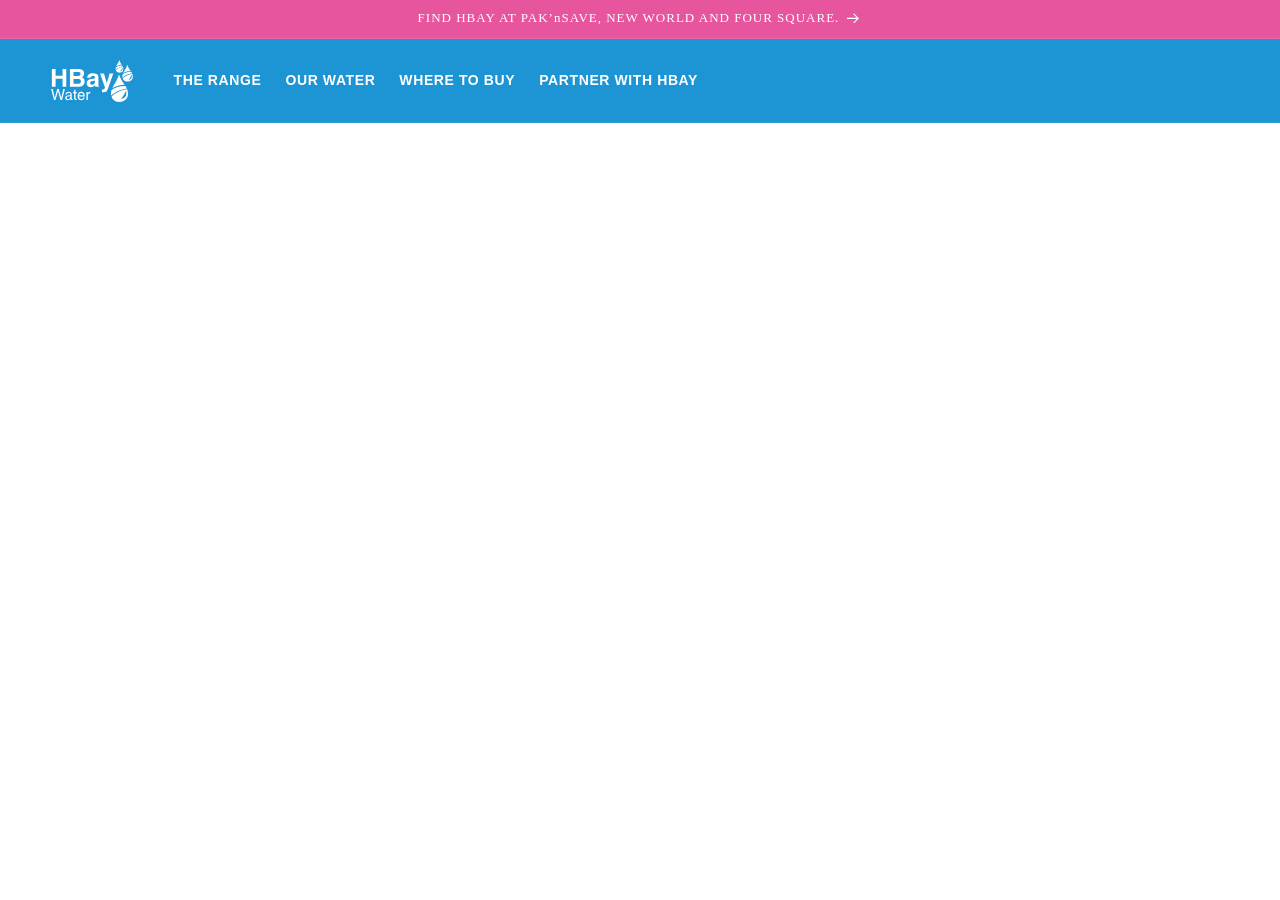
<file: design/index.html>
<!doctype html><html lang="en"><head><meta charset="utf-8"><meta name="robots" content="noindex,nofollow"><meta http-equiv="refresh" content="0;url=/"><link rel="canonical" href="/"><title>HBay Water</title></head><body><a href="/">HBay Water</a></body></html>
</file>
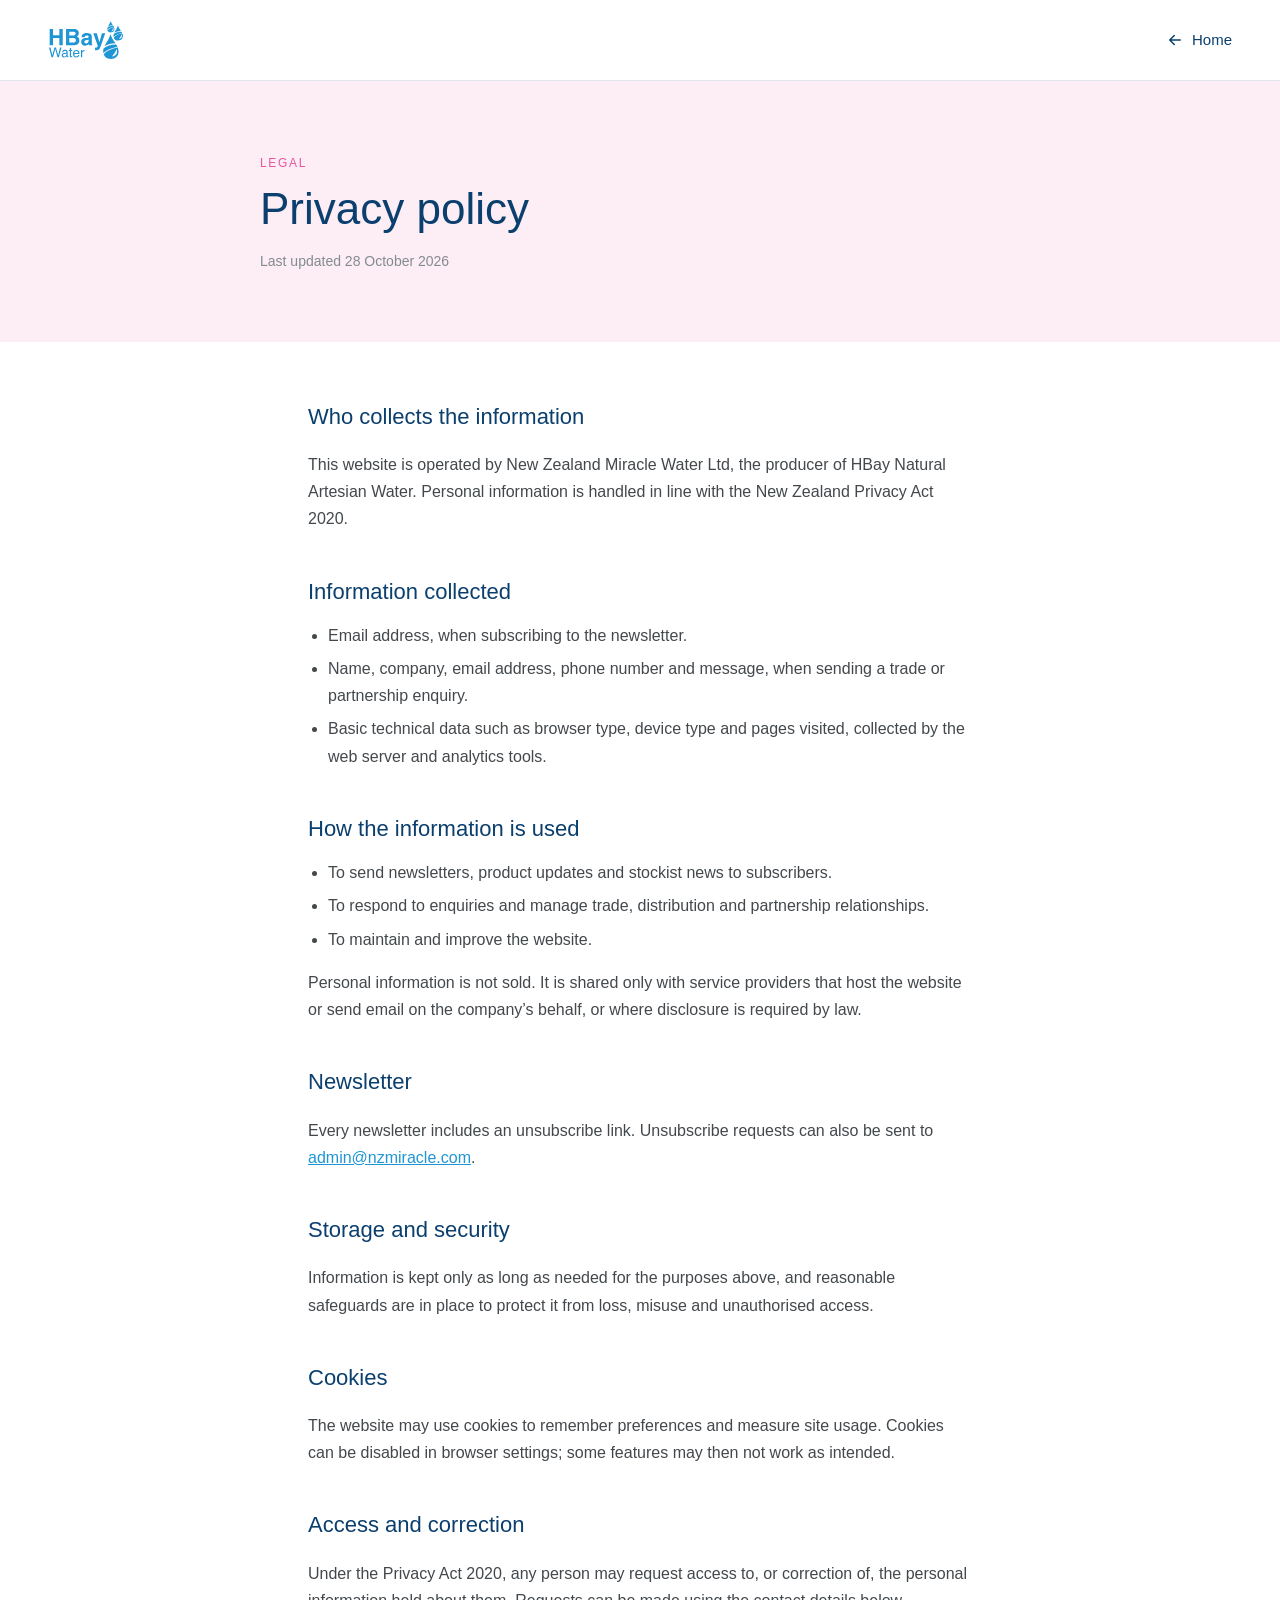
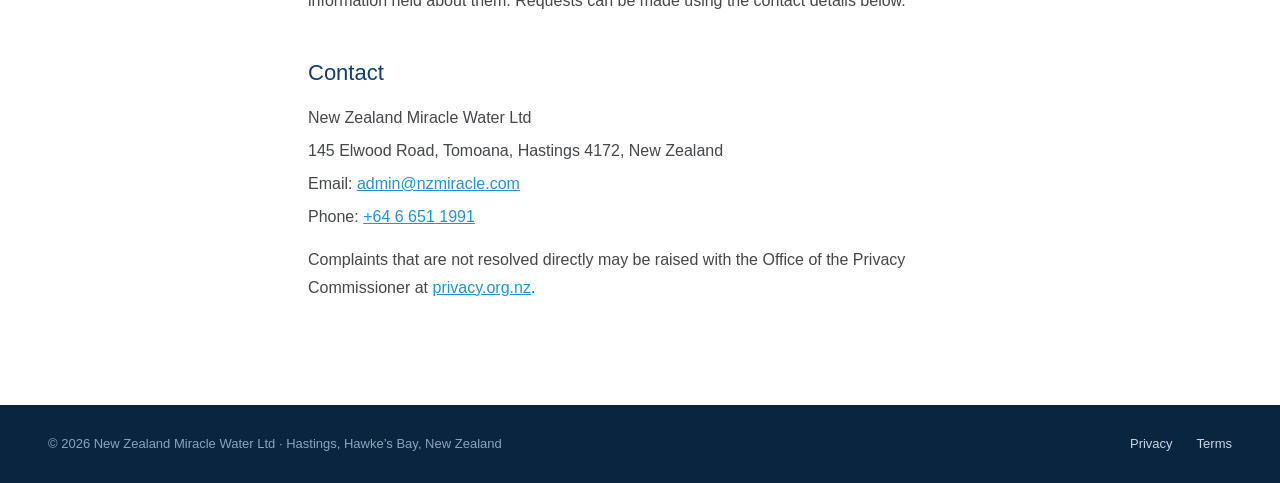
<file: privacy.html>
<!doctype html>
<html lang="en-NZ">
<head>
<meta charset="utf-8">
<meta name="viewport" content="width=device-width,initial-scale=1">
<meta name="robots" content="noindex,nofollow">
<title>Privacy policy · HBay Water</title>
<link rel="icon" href="/favicon.ico">
<style>
:root{--blue:#1E95D4;--navy:#0B3F6E;--ink:#0A2540;--pink:#E8559F;--pink-soft:#FDEEF5;--body:#43484c;--muted:#838b90;--line:rgba(11,63,110,.12)}
*{box-sizing:border-box}
body{margin:0;background:#fff;color:var(--body);font-family:-apple-system,BlinkMacSystemFont,"Segoe UI",Inter,Helvetica,Arial,sans-serif;font-size:16px;line-height:1.7;-webkit-text-size-adjust:100%}
a{color:var(--blue)}
.top{display:flex;align-items:center;justify-content:space-between;gap:16px;padding:20px 48px;border-bottom:1px solid var(--line)}
.top img{height:40px;width:auto;display:block}
.top a.back{display:inline-flex;align-items:center;gap:8px;color:var(--navy);text-decoration:none;font-size:15px;white-space:nowrap}
.top a.back:hover{color:var(--pink)}
.top svg{width:18px;height:18px;fill:none;stroke:currentColor;stroke-width:2;stroke-linecap:round;stroke-linejoin:round}
.hero{background:var(--pink-soft);padding:72px 48px 56px}
.hero p{margin:0 auto 12px;max-width:760px;font-size:12px;letter-spacing:.14em;text-transform:uppercase;color:var(--pink)}
.hero h1{margin:0 auto;max-width:760px;font-size:44px;line-height:1.1;font-weight:400;color:var(--navy)}
.hero .meta{margin-top:16px;font-size:14px;letter-spacing:0;text-transform:none;color:var(--muted)}
main{max-width:760px;margin:0 auto;padding:56px 48px 88px}
h2{font-size:22px;font-weight:500;color:var(--navy);margin:40px 0 12px}
h2:first-child{margin-top:0}
ul{padding-left:20px;margin:0 0 16px}
li{margin:0 0 6px}
.contact{list-style:none;padding:0}
footer{background:var(--ink);color:#8FA3B8;font-size:13px;padding:28px 48px;display:flex;justify-content:space-between;gap:16px;flex-wrap:wrap}
footer a{color:#C9D6E3;text-decoration:none;margin-left:24px}
footer a:first-child{margin-left:0}
footer a:hover{color:#F6A9CD}
@media (max-width:767px){
 .top{padding:16px 20px}.top img{height:34px}
 .hero{padding:48px 20px 40px}.hero h1{font-size:34px}
 main{padding:40px 20px 64px}
 footer{padding:24px 20px}
}
</style>
<!-- Google tag (gtag.js) -->
<script async src="https://www.googletagmanager.com/gtag/js?id=G-ZL3CZPGQ35"></script>
<script>
  window.dataLayer = window.dataLayer || [];
  function gtag(){dataLayer.push(arguments);}
  gtag('js', new Date());
  gtag('config', 'G-ZL3CZPGQ35');
</script>
</head>
<body>
<header class="top">
  <a href="/" aria-label="HBay Water home"><img src="/hbay/hbay-logo.svg" alt="HBay Water"></a>
  <a class="back" href="/"><svg viewBox="0 0 24 24"><path d="M19 12H5M11 18l-6-6 6-6"/></svg>Home</a>
</header>
<section class="hero">
  <p>Legal</p>
  <h1>Privacy policy</h1>
  <p class="meta">Last updated 28 October 2026</p>
</section>
<main>

<h2>Who collects the information</h2>
<p>This website is operated by New Zealand Miracle Water Ltd, the producer of HBay Natural Artesian Water. Personal information is handled in line with the New Zealand Privacy Act 2020.</p>

<h2>Information collected</h2>
<ul>
<li>Email address, when subscribing to the newsletter.</li>
<li>Name, company, email address, phone number and message, when sending a trade or partnership enquiry.</li>
<li>Basic technical data such as browser type, device type and pages visited, collected by the web server and analytics tools.</li>
</ul>

<h2>How the information is used</h2>
<ul>
<li>To send newsletters, product updates and stockist news to subscribers.</li>
<li>To respond to enquiries and manage trade, distribution and partnership relationships.</li>
<li>To maintain and improve the website.</li>
</ul>
<p>Personal information is not sold. It is shared only with service providers that host the website or send email on the company’s behalf, or where disclosure is required by law.</p>

<h2>Newsletter</h2>
<p>Every newsletter includes an unsubscribe link. Unsubscribe requests can also be sent to <a href="mailto:admin@nzmiracle.com">admin@nzmiracle.com</a>.</p>

<h2>Storage and security</h2>
<p>Information is kept only as long as needed for the purposes above, and reasonable safeguards are in place to protect it from loss, misuse and unauthorised access.</p>

<h2>Cookies</h2>
<p>The website may use cookies to remember preferences and measure site usage. Cookies can be disabled in browser settings; some features may then not work as intended.</p>

<h2>Access and correction</h2>
<p>Under the Privacy Act 2020, any person may request access to, or correction of, the personal information held about them. Requests can be made using the contact details below.</p>

<h2>Contact</h2>
<ul class="contact">
<li>New Zealand Miracle Water Ltd</li>
<li>145 Elwood Road, Tomoana, Hastings 4172, New Zealand</li>
<li>Email: <a href="mailto:admin@nzmiracle.com">admin@nzmiracle.com</a></li>
<li>Phone: <a href="tel:+6466511991">+64 6 651 1991</a></li>
</ul>
<p>Complaints that are not resolved directly may be raised with the Office of the Privacy Commissioner at <a href="https://www.privacy.org.nz" target="_blank" rel="noopener">privacy.org.nz</a>.</p>

</main>
<footer>
  <span>© 2026 New Zealand Miracle Water Ltd · Hastings, Hawke’s Bay, New Zealand</span>
  <span><a href="/privacy.html">Privacy</a><a href="/terms.html">Terms</a></span>
</footer>
</body>
</html>
</file>
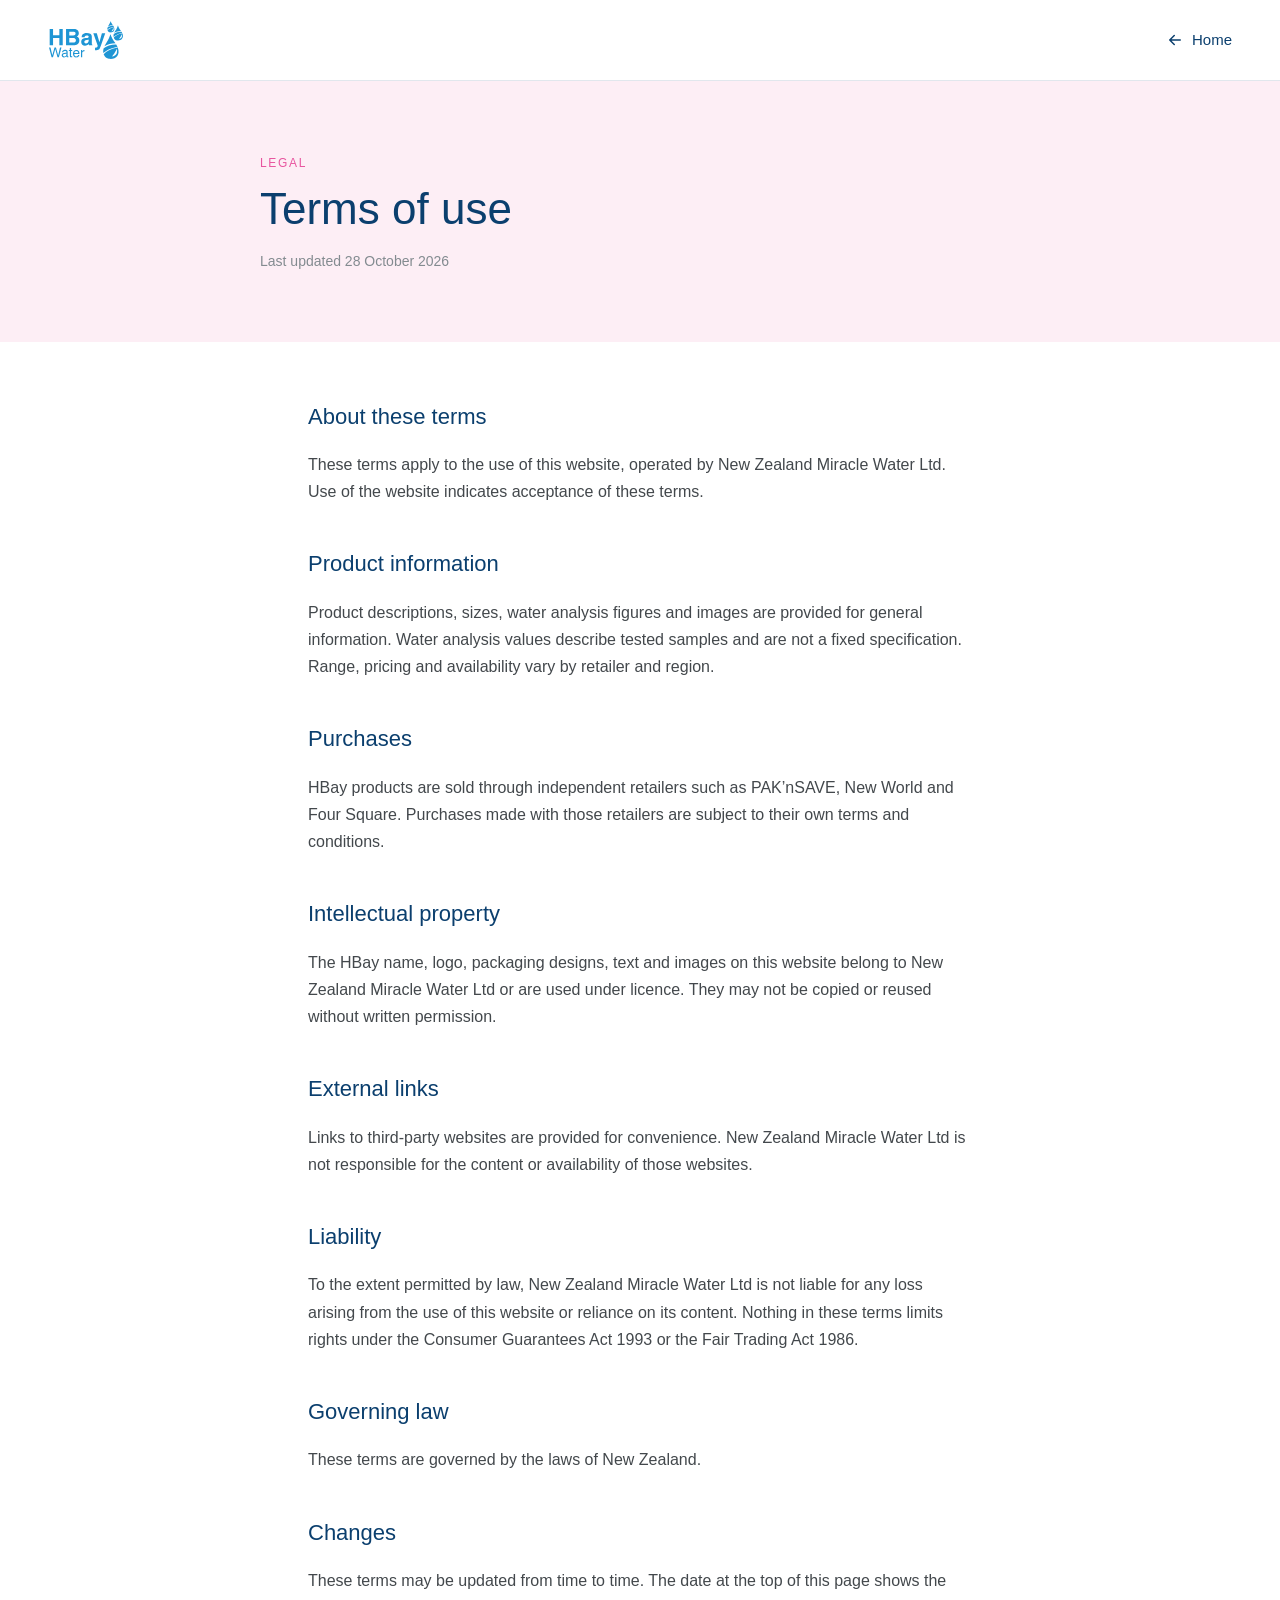
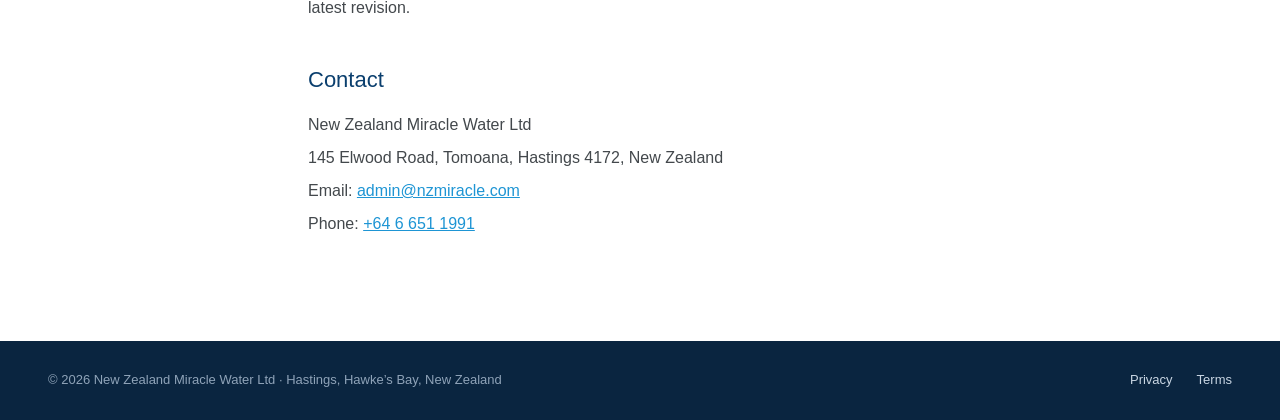
<file: terms.html>
<!doctype html>
<html lang="en-NZ">
<head>
<meta charset="utf-8">
<meta name="viewport" content="width=device-width,initial-scale=1">
<meta name="robots" content="noindex,nofollow">
<title>Terms of use · HBay Water</title>
<link rel="icon" href="/favicon.ico">
<style>
:root{--blue:#1E95D4;--navy:#0B3F6E;--ink:#0A2540;--pink:#E8559F;--pink-soft:#FDEEF5;--body:#43484c;--muted:#838b90;--line:rgba(11,63,110,.12)}
*{box-sizing:border-box}
body{margin:0;background:#fff;color:var(--body);font-family:-apple-system,BlinkMacSystemFont,"Segoe UI",Inter,Helvetica,Arial,sans-serif;font-size:16px;line-height:1.7;-webkit-text-size-adjust:100%}
a{color:var(--blue)}
.top{display:flex;align-items:center;justify-content:space-between;gap:16px;padding:20px 48px;border-bottom:1px solid var(--line)}
.top img{height:40px;width:auto;display:block}
.top a.back{display:inline-flex;align-items:center;gap:8px;color:var(--navy);text-decoration:none;font-size:15px;white-space:nowrap}
.top a.back:hover{color:var(--pink)}
.top svg{width:18px;height:18px;fill:none;stroke:currentColor;stroke-width:2;stroke-linecap:round;stroke-linejoin:round}
.hero{background:var(--pink-soft);padding:72px 48px 56px}
.hero p{margin:0 auto 12px;max-width:760px;font-size:12px;letter-spacing:.14em;text-transform:uppercase;color:var(--pink)}
.hero h1{margin:0 auto;max-width:760px;font-size:44px;line-height:1.1;font-weight:400;color:var(--navy)}
.hero .meta{margin-top:16px;font-size:14px;letter-spacing:0;text-transform:none;color:var(--muted)}
main{max-width:760px;margin:0 auto;padding:56px 48px 88px}
h2{font-size:22px;font-weight:500;color:var(--navy);margin:40px 0 12px}
h2:first-child{margin-top:0}
ul{padding-left:20px;margin:0 0 16px}
li{margin:0 0 6px}
.contact{list-style:none;padding:0}
footer{background:var(--ink);color:#8FA3B8;font-size:13px;padding:28px 48px;display:flex;justify-content:space-between;gap:16px;flex-wrap:wrap}
footer a{color:#C9D6E3;text-decoration:none;margin-left:24px}
footer a:first-child{margin-left:0}
footer a:hover{color:#F6A9CD}
@media (max-width:767px){
 .top{padding:16px 20px}.top img{height:34px}
 .hero{padding:48px 20px 40px}.hero h1{font-size:34px}
 main{padding:40px 20px 64px}
 footer{padding:24px 20px}
}
</style>
<!-- Google tag (gtag.js) -->
<script async src="https://www.googletagmanager.com/gtag/js?id=G-ZL3CZPGQ35"></script>
<script>
  window.dataLayer = window.dataLayer || [];
  function gtag(){dataLayer.push(arguments);}
  gtag('js', new Date());
  gtag('config', 'G-ZL3CZPGQ35');
</script>
</head>
<body>
<header class="top">
  <a href="/" aria-label="HBay Water home"><img src="/hbay/hbay-logo.svg" alt="HBay Water"></a>
  <a class="back" href="/"><svg viewBox="0 0 24 24"><path d="M19 12H5M11 18l-6-6 6-6"/></svg>Home</a>
</header>
<section class="hero">
  <p>Legal</p>
  <h1>Terms of use</h1>
  <p class="meta">Last updated 28 October 2026</p>
</section>
<main>

<h2>About these terms</h2>
<p>These terms apply to the use of this website, operated by New Zealand Miracle Water Ltd. Use of the website indicates acceptance of these terms.</p>

<h2>Product information</h2>
<p>Product descriptions, sizes, water analysis figures and images are provided for general information. Water analysis values describe tested samples and are not a fixed specification. Range, pricing and availability vary by retailer and region.</p>

<h2>Purchases</h2>
<p>HBay products are sold through independent retailers such as PAK’nSAVE, New World and Four Square. Purchases made with those retailers are subject to their own terms and conditions.</p>

<h2>Intellectual property</h2>
<p>The HBay name, logo, packaging designs, text and images on this website belong to New Zealand Miracle Water Ltd or are used under licence. They may not be copied or reused without written permission.</p>

<h2>External links</h2>
<p>Links to third-party websites are provided for convenience. New Zealand Miracle Water Ltd is not responsible for the content or availability of those websites.</p>

<h2>Liability</h2>
<p>To the extent permitted by law, New Zealand Miracle Water Ltd is not liable for any loss arising from the use of this website or reliance on its content. Nothing in these terms limits rights under the Consumer Guarantees Act 1993 or the Fair Trading Act 1986.</p>

<h2>Governing law</h2>
<p>These terms are governed by the laws of New Zealand.</p>

<h2>Changes</h2>
<p>These terms may be updated from time to time. The date at the top of this page shows the latest revision.</p>

<h2>Contact</h2>
<ul class="contact">
<li>New Zealand Miracle Water Ltd</li>
<li>145 Elwood Road, Tomoana, Hastings 4172, New Zealand</li>
<li>Email: <a href="mailto:admin@nzmiracle.com">admin@nzmiracle.com</a></li>
<li>Phone: <a href="tel:+6466511991">+64 6 651 1991</a></li>
</ul>

</main>
<footer>
  <span>© 2026 New Zealand Miracle Water Ltd · Hastings, Hawke’s Bay, New Zealand</span>
  <span><a href="/privacy.html">Privacy</a><a href="/terms.html">Terms</a></span>
</footer>
</body>
</html>
</file>
<file: cdn/shop/t/36/assets/app.q089e118a.css>
*,:before,:after{box-sizing:border-box;border-width:0;border-style:solid;border-color:#e5e7eb}:before,:after{--tw-content: ""}html,:host{line-height:1.5;-webkit-text-size-adjust:100%;-moz-tab-size:4;-o-tab-size:4;tab-size:4;font-family:ui-sans-serif,system-ui,sans-serif,"Apple Color Emoji","Segoe UI Emoji",Segoe UI Symbol,"Noto Color Emoji";font-feature-settings:normal;font-variation-settings:normal;-webkit-tap-highlight-color:transparent}body{margin:0;line-height:inherit}hr{height:0;color:inherit;border-top-width:1px}abbr:where([title]){-webkit-text-decoration:underline dotted;text-decoration:underline dotted}h1,h2,h3,h4,h5,h6{font-size:inherit;font-weight:inherit}a{color:inherit;text-decoration:inherit}b,strong{font-weight:bolder}code,kbd,samp,pre{font-family:ui-monospace,SFMono-Regular,Menlo,Monaco,Consolas,Liberation Mono,Courier New,monospace;font-feature-settings:normal;font-variation-settings:normal;font-size:1em}small{font-size:80%}sub,sup{font-size:75%;line-height:0;position:relative;vertical-align:baseline}sub{bottom:-.25em}sup{top:-.5em}table{text-indent:0;border-color:inherit;border-collapse:collapse}button,input,optgroup,select,textarea{font-family:inherit;font-feature-settings:inherit;font-variation-settings:inherit;font-size:100%;font-weight:inherit;line-height:inherit;color:inherit;margin:0;padding:0}button,select{text-transform:none}button,[type=button],[type=reset],[type=submit]{-webkit-appearance:button;background-color:transparent;background-image:none}:-moz-focusring{outline:auto}:-moz-ui-invalid{box-shadow:none}progress{vertical-align:baseline}::-webkit-inner-spin-button,::-webkit-outer-spin-button{height:auto}[type=search]{-webkit-appearance:textfield;outline-offset:-2px}::-webkit-search-decoration{-webkit-appearance:none}::-webkit-file-upload-button{-webkit-appearance:button;font:inherit}summary{display:list-item}blockquote,dl,dd,h1,h2,h3,h4,h5,h6,hr,figure,p,pre{margin:0}fieldset{margin:0;padding:0}legend{padding:0}ol,ul,menu{list-style:none;margin:0;padding:0}dialog{padding:0}textarea{resize:vertical}input::-moz-placeholder,textarea::-moz-placeholder{opacity:1;color:#9ca3af}input:-ms-input-placeholder,textarea:-ms-input-placeholder{opacity:1;color:#9ca3af}input::placeholder,textarea::placeholder{opacity:1;color:#9ca3af}button,[role=button]{cursor:pointer}:disabled{cursor:default}img,svg,video,canvas,audio,iframe,embed,object{display:block;vertical-align:middle}img,video{max-width:100%;height:auto}[hidden]{display:none}*,:before,:after{--tw-border-spacing-x: 0;--tw-border-spacing-y: 0;--tw-translate-x: 0;--tw-translate-y: 0;--tw-rotate: 0;--tw-skew-x: 0;--tw-skew-y: 0;--tw-scale-x: 1;--tw-scale-y: 1;--tw-pan-x: ;--tw-pan-y: ;--tw-pinch-zoom: ;--tw-scroll-snap-strictness: proximity;--tw-gradient-from-position: ;--tw-gradient-via-position: ;--tw-gradient-to-position: ;--tw-ordinal: ;--tw-slashed-zero: ;--tw-numeric-figure: ;--tw-numeric-spacing: ;--tw-numeric-fraction: ;--tw-ring-inset: ;--tw-ring-offset-width: 0px;--tw-ring-offset-color: #fff;--tw-ring-color: rgb(59 130 246 / .5);--tw-ring-offset-shadow: 0 0 #0000;--tw-ring-shadow: 0 0 #0000;--tw-shadow: 0 0 #0000;--tw-shadow-colored: 0 0 #0000;--tw-blur: ;--tw-brightness: ;--tw-contrast: ;--tw-grayscale: ;--tw-hue-rotate: ;--tw-invert: ;--tw-saturate: ;--tw-sepia: ;--tw-drop-shadow: ;--tw-backdrop-blur: ;--tw-backdrop-brightness: ;--tw-backdrop-contrast: ;--tw-backdrop-grayscale: ;--tw-backdrop-hue-rotate: ;--tw-backdrop-invert: ;--tw-backdrop-opacity: ;--tw-backdrop-saturate: ;--tw-backdrop-sepia: }::-webkit-backdrop{--tw-border-spacing-x: 0;--tw-border-spacing-y: 0;--tw-translate-x: 0;--tw-translate-y: 0;--tw-rotate: 0;--tw-skew-x: 0;--tw-skew-y: 0;--tw-scale-x: 1;--tw-scale-y: 1;--tw-pan-x: ;--tw-pan-y: ;--tw-pinch-zoom: ;--tw-scroll-snap-strictness: proximity;--tw-gradient-from-position: ;--tw-gradient-via-position: ;--tw-gradient-to-position: ;--tw-ordinal: ;--tw-slashed-zero: ;--tw-numeric-figure: ;--tw-numeric-spacing: ;--tw-numeric-fraction: ;--tw-ring-inset: ;--tw-ring-offset-width: 0px;--tw-ring-offset-color: #fff;--tw-ring-color: rgb(59 130 246 / .5);--tw-ring-offset-shadow: 0 0 #0000;--tw-ring-shadow: 0 0 #0000;--tw-shadow: 0 0 #0000;--tw-shadow-colored: 0 0 #0000;--tw-blur: ;--tw-brightness: ;--tw-contrast: ;--tw-grayscale: ;--tw-hue-rotate: ;--tw-invert: ;--tw-saturate: ;--tw-sepia: ;--tw-drop-shadow: ;--tw-backdrop-blur: ;--tw-backdrop-brightness: ;--tw-backdrop-contrast: ;--tw-backdrop-grayscale: ;--tw-backdrop-hue-rotate: ;--tw-backdrop-invert: ;--tw-backdrop-opacity: ;--tw-backdrop-saturate: ;--tw-backdrop-sepia: }::backdrop{--tw-border-spacing-x: 0;--tw-border-spacing-y: 0;--tw-translate-x: 0;--tw-translate-y: 0;--tw-rotate: 0;--tw-skew-x: 0;--tw-skew-y: 0;--tw-scale-x: 1;--tw-scale-y: 1;--tw-pan-x: ;--tw-pan-y: ;--tw-pinch-zoom: ;--tw-scroll-snap-strictness: proximity;--tw-gradient-from-position: ;--tw-gradient-via-position: ;--tw-gradient-to-position: ;--tw-ordinal: ;--tw-slashed-zero: ;--tw-numeric-figure: ;--tw-numeric-spacing: ;--tw-numeric-fraction: ;--tw-ring-inset: ;--tw-ring-offset-width: 0px;--tw-ring-offset-color: #fff;--tw-ring-color: rgb(59 130 246 / .5);--tw-ring-offset-shadow: 0 0 #0000;--tw-ring-shadow: 0 0 #0000;--tw-shadow: 0 0 #0000;--tw-shadow-colored: 0 0 #0000;--tw-blur: ;--tw-brightness: ;--tw-contrast: ;--tw-grayscale: ;--tw-hue-rotate: ;--tw-invert: ;--tw-saturate: ;--tw-sepia: ;--tw-drop-shadow: ;--tw-backdrop-blur: ;--tw-backdrop-brightness: ;--tw-backdrop-contrast: ;--tw-backdrop-grayscale: ;--tw-backdrop-hue-rotate: ;--tw-backdrop-invert: ;--tw-backdrop-opacity: ;--tw-backdrop-saturate: ;--tw-backdrop-sepia: }.twcss-hidden{display:none}
/*# sourceMappingURL=/cdn/shop/t/36/assets/app.css.map?v=14600749145445565051791300704 */
</file>
<file: cdn/shop/t/36/assets/base.qd3e70471.css>
:root{--alpha-button-background: 1;--alpha-button-border: 1;--alpha-link: .85;--alpha-badge-border: .1}.product-card-wrapper .card,.contains-card--product{--border-radius: var(--product-card-corner-radius);--border-width: var(--product-card-border-width);--border-opacity: var(--product-card-border-opacity);--shadow-horizontal-offset: var(--product-card-shadow-horizontal-offset);--shadow-vertical-offset: var(--product-card-shadow-vertical-offset);--shadow-blur-radius: var(--product-card-shadow-blur-radius);--shadow-opacity: var(--product-card-shadow-opacity);--shadow-visible: var(--product-card-shadow-visible);--image-padding: var(--product-card-image-padding);--text-alignment: var(--product-card-text-alignment)}.collection-card-wrapper .card,.contains-card--collection{--border-radius: var(--collection-card-corner-radius);--border-width: var(--collection-card-border-width);--border-opacity: var(--collection-card-border-opacity);--shadow-horizontal-offset: var(--collection-card-shadow-horizontal-offset);--shadow-vertical-offset: var(--collection-card-shadow-vertical-offset);--shadow-blur-radius: var(--collection-card-shadow-blur-radius);--shadow-opacity: var(--collection-card-shadow-opacity);--shadow-visible: var(--collection-card-shadow-visible);--image-padding: var(--collection-card-image-padding);--text-alignment: var(--collection-card-text-alignment)}.article-card-wrapper .card,.contains-card--article{--border-radius: var(--blog-card-corner-radius);--border-width: var(--blog-card-border-width);--border-opacity: var(--blog-card-border-opacity);--shadow-horizontal-offset: var(--blog-card-shadow-horizontal-offset);--shadow-vertical-offset: var(--blog-card-shadow-vertical-offset);--shadow-blur-radius: var(--blog-card-shadow-blur-radius);--shadow-opacity: var(--blog-card-shadow-opacity);--shadow-visible: var(--blog-card-shadow-visible);--image-padding: var(--blog-card-image-padding);--text-alignment: var(--blog-card-text-alignment)}.contains-content-container,.content-container{--border-radius: var(--text-boxes-radius);--border-width: var(--text-boxes-border-width);--border-opacity: var(--text-boxes-border-opacity);--shadow-horizontal-offset: var(--text-boxes-shadow-horizontal-offset);--shadow-vertical-offset: var(--text-boxes-shadow-vertical-offset);--shadow-blur-radius: var(--text-boxes-shadow-blur-radius);--shadow-opacity: var(--text-boxes-shadow-opacity);--shadow-visible: var(--text-boxes-shadow-visible)}.contains-media,.global-media-settings{--border-radius: var(--media-radius);--border-width: var(--media-border-width);--border-opacity: var(--media-border-opacity);--shadow-horizontal-offset: var(--media-shadow-horizontal-offset);--shadow-vertical-offset: var(--media-shadow-vertical-offset);--shadow-blur-radius: var(--media-shadow-blur-radius);--shadow-opacity: var(--media-shadow-opacity);--shadow-visible: var(--media-shadow-visible)}.page-width{max-width:var(--page-width);margin:0 auto;padding:0 1.5rem}body:has(.section-header .drawer-menu) .announcement-bar-section .page-width{max-width:100%}.page-width.drawer-menu{max-width:100%}.page-width-desktop{padding:0;margin:0 auto}.utility-bar__grid.page-width{padding-left:3rem;padding-right:3rem}@media screen and (min-width:750px){.page-width{padding:0 20px}.header.page-width,.utility-bar__grid.page-width{padding-left:3.2rem;padding-right:3.2rem}.page-width--narrow{padding:0 9rem}.page-width-desktop{padding:0}.page-width-tablet{padding:0 5rem}}@media screen and (min-width:990px){.header:not(.drawer-menu).page-width{padding-left:5rem;padding-right:5rem}.page-width--narrow{max-width:72.6rem;padding:0}.page-width-desktop{max-width:var(--page-width);padding:0 5rem}}.isolate{position:relative;z-index:0}.section+.section{margin-top:var(--spacing-sections-mobile)}@media screen and (min-width:750px){.section+.section{margin-top:var(--spacing-sections-desktop)}}.element-margin-top{margin-top:5rem}@media screen and (min-width:750px){.element-margin{margin-top:calc(5rem + var(--page-width-margin))}}.background-secondary{background-color:rgba(var(--color-foreground),.04)}.grid-auto-flow{display:grid;grid-auto-flow:column}.page-margin,.shopify-challenge__container{margin:7rem auto}.rte-width{max-width:82rem;margin:0 auto 2rem}.list-unstyled{margin:0;padding:0;list-style:none}.hidden{display:none!important}.visually-hidden{position:absolute!important;overflow:hidden;width:1px;height:1px;margin:-1px;padding:0;border:0;clip:rect(0 0 0 0);word-wrap:normal!important}.visually-hidden--inline{margin:0;height:1em}.overflow-hidden{overflow:hidden}.skip-to-content-link:focus{z-index:9999;position:inherit;overflow:auto;width:auto;height:auto;clip:auto}.full-width-link{position:absolute;top:0;right:0;bottom:0;left:0;z-index:2}::selection{background-color:rgba(var(--color-foreground),.2)}.text-body{font-size:1.5rem;letter-spacing:.06rem;line-height:calc(1 + .8 / var(--font-body-scale));font-family:var(--font-body-family);font-style:var(--font-body-style);font-weight:var(--font-body-weight)}h1,h2,h3,h4,h5,.h0,.h1,.h2,.h3,.h4,.h5{font-family:var(--font-heading-family);font-style:var(--font-heading-style);font-weight:var(--font-heading-weight);letter-spacing:calc(var(--font-heading-scale) * .06rem);color:rgb(var(--color-foreground));line-height:calc(1 + .3/max(1,var(--font-heading-scale)));word-break:break-word}.hxl{font-size:calc(var(--font-heading-scale) * 5rem)}@media only screen and (min-width:750px){.hxl{font-size:calc(var(--font-heading-scale) * 6.2rem)}}.h0{font-size:calc(var(--font-heading-scale) * 4rem)}@media only screen and (min-width:750px){.h0{font-size:calc(var(--font-heading-scale) * 5.2rem)}}h1,.h1{font-size:calc(var(--font-heading-scale) * 3rem)}@media only screen and (min-width:750px){h1,.h1{font-size:calc(var(--font-heading-scale) * 4rem)}}h2,.h2{font-size:calc(var(--font-heading-scale) * 2rem)}@media only screen and (min-width:750px){h2,.h2{font-size:calc(var(--font-heading-scale) * 2.4rem)}}h3,.h3{font-size:calc(var(--font-heading-scale) * 1.7rem)}@media only screen and (min-width:750px){h3,.h3{font-size:calc(var(--font-heading-scale) * 1.8rem)}}h4,.h4{font-family:var(--font-heading-family);font-style:var(--font-heading-style);font-size:calc(var(--font-heading-scale) * 1.5rem)}h5,.h5{font-size:calc(var(--font-heading-scale) * 1.2rem)}@media only screen and (min-width:750px){h5,.h5{font-size:calc(var(--font-heading-scale) * 1.3rem)}}h6,.h6{color:rgba(var(--color-foreground),1);margin-block-start:1.67em;margin-block-end:1.67em}blockquote{font-style:italic;color:rgba(var(--color-foreground),1);border-left:.2rem solid rgba(var(--color-foreground),.2);padding-left:1rem}@media screen and (min-width:750px){blockquote{padding-left:1.5rem}}.caption{font-size:1rem;letter-spacing:.07rem;line-height:calc(1 + .7 / var(--font-body-scale))}@media screen and (min-width:750px){.caption{font-size:1.2rem}}.caption-with-letter-spacing{font-size:1rem;letter-spacing:.13rem;line-height:calc(1 + .2 / var(--font-body-scale));text-transform:uppercase}.caption-with-letter-spacing--medium{font-size:1.2rem;letter-spacing:.16rem}.caption-with-letter-spacing--large{font-size:1.4rem;letter-spacing:.18rem}.caption-large,.customer .field input,.customer select,.field__input,.form__label,.select__select{font-size:1.3rem;line-height:calc(1 + .5 / var(--font-body-scale));letter-spacing:.04rem}.color-foreground{color:rgb(var(--color-foreground))}table:not([class]){table-layout:fixed;border-collapse:collapse;font-size:1.4rem;border-style:hidden;box-shadow:0 0 0 .1rem rgba(var(--color-foreground),.2)}table:not([class]) td,table:not([class]) th{padding:1em;border:.1rem solid rgba(var(--color-foreground),.2)}@media screen and (max-width:749px){.small-hide{display:none!important}}@media screen and (min-width:750px)and (max-width:989px){.medium-hide{display:none!important}}@media screen and (min-width:990px){.large-up-hide{display:none!important}}.left{text-align:left}.center{text-align:center}.right{text-align:right}.uppercase{text-transform:uppercase}.light{opacity:.7}a:empty,ul:empty,dl:empty,div:empty,section:empty,article:empty,p:empty,h1:empty,h2:empty,h3:empty,h4:empty,h5:empty,h6:empty{display:none}.link,.customer a{cursor:pointer;display:inline-block;border:none;box-shadow:none;text-decoration:underline;text-underline-offset:.3rem;color:rgb(var(--color-link));background-color:transparent;font-size:1.4rem;font-family:inherit}.link--text{color:rgb(var(--color-foreground))}.link--text:hover{color:rgba(var(--color-foreground),1)}.link-with-icon{display:inline-flex;font-size:1.4rem;font-weight:600;letter-spacing:.1rem;text-decoration:none;margin-bottom:4.5rem;white-space:nowrap}.link-with-icon .icon{width:1.5rem;margin-left:1rem}a:not([href]){cursor:not-allowed}.circle-divider:after{content:"\2022";margin:0 1.3rem 0 1.5rem}.circle-divider:last-of-type:after{display:none}hr{border:none;height:1px;background-color:#0199d6;display:block;margin:30px 0}.full-unstyled-link{text-decoration:none;color:currentColor;display:block}.placeholder{background-color:rgba(var(--color-foreground),.04);color:rgba(var(--color-foreground),.55);fill:rgba(var(--color-foreground),.55)}details>*{box-sizing:border-box}.break{word-break:break-word}.visibility-hidden{visibility:hidden}@media(prefers-reduced-motion){.motion-reduce{transition:none!important;animation:none!important}}:root{--duration-short: .1s;--duration-default: .2s;--duration-announcement-bar: .25s;--duration-medium: .3s;--duration-long: .5s;--duration-extra-long: .6s;--duration-extra-longer: .75s;--duration-extended: 3s;--ease-out-slow: cubic-bezier(0, 0, .3, 1);--animation-slide-in: slideIn var(--duration-extra-long) var(--ease-out-slow) forwards;--animation-fade-in: fadeIn var(--duration-extra-long) var(--ease-out-slow)}.underlined-link,.customer a,.inline-richtext a{text-underline-offset:.3rem;text-decoration-thickness:.1rem;transition:text-decoration-thickness ease .1s}.underlined-link,.customer a{color:rgba(var(--color-link),var(--alpha-link))}.inline-richtext a,.rte.inline-richtext a{color:currentColor}.underlined-link:hover,.customer a:hover,.inline-richtext a:hover{color:rgb(var(--color-link));text-decoration-thickness:.2rem}.icon-arrow{width:1.5rem}h3 .icon-arrow,.h3 .icon-arrow{width:calc(var(--font-heading-scale) * 1.5rem)}.animate-arrow .icon-arrow path{transform:translate(-.25rem);transition:transform var(--duration-short) ease}.animate-arrow:hover .icon-arrow path{transform:translate(-.05rem)}summary{cursor:pointer;list-style:none;position:relative}summary .icon-caret{position:absolute;height:.6rem;right:1.5rem;top:calc(50% - .2rem)}summary::-webkit-details-marker{display:none}.disclosure-has-popup{position:relative}.disclosure-has-popup[open]>summary:before{position:fixed;top:0;right:0;bottom:0;left:0;z-index:2;display:block;cursor:default;content:" ";background:transparent}.disclosure-has-popup>summary:before{display:none}.disclosure-has-popup[open]>summary+*{z-index:100}@media screen and (min-width:750px){.disclosure-has-popup[open]>summary+*{z-index:4}.facets .disclosure-has-popup[open]>summary+*{z-index:2}}*:focus{outline:0;box-shadow:none}*:focus-visible{outline:.2rem solid rgba(var(--color-foreground),.5);outline-offset:.3rem;box-shadow:0 0 0 .3rem rgb(var(--color-background)),0 0 .5rem .4rem rgba(var(--color-foreground),.3)}.focused{outline:.2rem solid rgba(var(--color-foreground),.5);outline-offset:.3rem;box-shadow:0 0 0 .3rem rgb(var(--color-background)),0 0 .5rem .4rem rgba(var(--color-foreground),.3)}.focus-inset:focus-visible{outline:.2rem solid rgba(var(--color-foreground),.5);outline-offset:-.2rem;box-shadow:0 0 .2rem rgba(var(--color-foreground),.3)}.focused.focus-inset{outline:.2rem solid rgba(var(--color-foreground),.5);outline-offset:-.2rem;box-shadow:0 0 .2rem rgba(var(--color-foreground),.3)}.focus-none{box-shadow:none!important;outline:0!important}.focus-offset:focus-visible{outline:.2rem solid rgba(var(--color-foreground),.5);outline-offset:1rem;box-shadow:0 0 0 1rem rgb(var(--color-background)),0 0 .2rem 1.2rem rgba(var(--color-foreground),.3)}.focus-offset.focused{outline:.2rem solid rgba(var(--color-foreground),.5);outline-offset:1rem;box-shadow:0 0 0 1rem rgb(var(--color-background)),0 0 .2rem 1.2rem rgba(var(--color-foreground),.3)}.title,.title-wrapper-with-link{margin:3rem 0 2rem}.title-wrapper-with-link .title{margin:0}.title .link{font-size:inherit}.title-wrapper{margin-bottom:3rem}.title-wrapper-with-link{display:flex;justify-content:space-between;align-items:flex-end;gap:1rem;margin-bottom:3rem;flex-wrap:wrap}.title--primary{margin:4rem 0}.title-wrapper--self-padded-tablet-down,.title-wrapper--self-padded-mobile{padding-left:1.5rem;padding-right:1.5rem}@media screen and (min-width:750px){.title-wrapper--self-padded-mobile{padding-left:0;padding-right:0}}@media screen and (min-width:990px){.title,.title-wrapper-with-link{margin:5rem 0 3rem}.title--primary{margin:2rem 0}.title-wrapper-with-link{align-items:center}.title-wrapper-with-link .title{margin-bottom:0}.title-wrapper--self-padded-tablet-down{padding-left:0;padding-right:0}}.title-wrapper-with-link .link-with-icon{margin:0;flex-shrink:0;display:flex;align-items:center}.title-wrapper-with-link .link-with-icon svg{width:1.5rem}.title-wrapper-with-link a{margin-top:0;flex-shrink:0}.title-wrapper--no-top-margin{margin-top:0}.title-wrapper--no-top-margin>.title{margin-top:0}.subtitle{font-size:1.8rem;line-height:calc(1 + .8 / var(--font-body-scale));letter-spacing:.06rem;color:rgba(var(--color-foreground),.7)}.subtitle--small{font-size:1.4rem;letter-spacing:.1rem}.subtitle--medium{font-size:1.6rem;letter-spacing:.08rem}.grid{display:flex;flex-wrap:wrap;margin-bottom:2rem;padding:0;list-style:none;column-gap:var(--grid-mobile-horizontal-spacing);row-gap:var(--grid-mobile-vertical-spacing)}@media screen and (min-width:750px){.grid{column-gap:var(--grid-desktop-horizontal-spacing);row-gap:var(--grid-desktop-vertical-spacing)}}.grid:last-child{margin-bottom:0}.grid__item{width:calc(25% - var(--grid-mobile-horizontal-spacing) * 3 / 4);max-width:calc(50% - var(--grid-mobile-horizontal-spacing) / 2);flex-grow:1;flex-shrink:0}@media screen and (min-width:750px){.grid__item{width:calc(25% - var(--grid-desktop-horizontal-spacing) * 3 / 4);max-width:calc(50% - var(--grid-desktop-horizontal-spacing) / 2)}}.grid--gapless.grid{column-gap:0;row-gap:0}@media screen and (max-width:749px){.grid__item.slider__slide--full-width{width:100%;max-width:none}}.grid--1-col .grid__item{max-width:100%;width:100%}.grid--3-col .grid__item{width:calc(33.33% - var(--grid-mobile-horizontal-spacing) * 2 / 3)}@media screen and (min-width:750px){.grid--3-col .grid__item{width:calc(33.33% - var(--grid-desktop-horizontal-spacing) * 2 / 3)}}.grid--2-col .grid__item{width:calc(50% - var(--grid-mobile-horizontal-spacing) / 2)}@media screen and (min-width:750px){.grid--2-col .grid__item{width:calc(50% - var(--grid-desktop-horizontal-spacing) / 2)}.grid--4-col-tablet .grid__item{width:calc(25% - var(--grid-desktop-horizontal-spacing) * 3 / 4)}.grid--3-col-tablet .grid__item{width:calc(33.33% - var(--grid-desktop-horizontal-spacing) * 2 / 3)}.grid--2-col-tablet .grid__item{width:calc(50% - var(--grid-desktop-horizontal-spacing) / 2)}}@media screen and (max-width:989px){.grid--1-col-tablet-down .grid__item{width:100%;max-width:100%}.slider--tablet.grid--peek{margin:0;width:100%}.slider--tablet.grid--peek .grid__item{box-sizing:content-box;margin:0}.slider.slider--tablet .scroll-trigger.animate--slide-in,.slider.slider--mobile .scroll-trigger.animate--slide-in{animation:none;opacity:1;transform:inherit}.scroll-trigger:not(.scroll-trigger--offscreen) .slider--tablet{animation:var(--animation-slide-in)}}@media screen and (min-width:990px){.grid--6-col-desktop .grid__item{width:calc(16.66% - var(--grid-desktop-horizontal-spacing) * 5 / 6);max-width:calc(16.66% - var(--grid-desktop-horizontal-spacing) * 5 / 6)}.grid--5-col-desktop .grid__item{width:calc(20% - var(--grid-desktop-horizontal-spacing) * 4 / 5);max-width:calc(20% - var(--grid-desktop-horizontal-spacing) * 4 / 5)}.grid--4-col-desktop .grid__item{width:calc(25% - var(--grid-desktop-horizontal-spacing) * 3 / 4);max-width:calc(25% - var(--grid-desktop-horizontal-spacing) * 3 / 4)}.grid--3-col-desktop .grid__item{width:calc(33.33% - var(--grid-desktop-horizontal-spacing) * 2 / 3);max-width:calc(33.33% - var(--grid-desktop-horizontal-spacing) * 2 / 3)}.grid--2-col-desktop .grid__item{width:calc(50% - var(--grid-desktop-horizontal-spacing) / 2);max-width:calc(50% - var(--grid-desktop-horizontal-spacing) / 2)}.slider.slider--desktop .scroll-trigger.animate--slide-in{animation:none;opacity:1;transform:inherit}.scroll-trigger:not(.scroll-trigger--offscreen) .slider--desktop{animation:var(--animation-slide-in)}}@media screen and (min-width:990px){.grid--1-col-desktop{flex:0 0 100%;max-width:100%}.grid--1-col-desktop .grid__item{width:100%;max-width:100%}}@media screen and (max-width:749px){.grid--peek.slider--mobile{margin:0;width:100%}.grid--peek.slider--mobile .grid__item{box-sizing:content-box;margin:0}.grid--peek .grid__item{min-width:35%}.grid--peek.slider .grid__item:first-of-type{margin-left:1.5rem}.grid--peek.slider:after{margin-left:calc(-1 * var(--grid-mobile-horizontal-spacing))}.grid--2-col-tablet-down .grid__item{width:calc(50% - var(--grid-mobile-horizontal-spacing) / 2)}.slider--tablet.grid--peek.grid--2-col-tablet-down .grid__item,.grid--peek .grid__item{width:calc(50% - var(--grid-mobile-horizontal-spacing) - 3rem)}.slider--tablet.grid--peek.grid--1-col-tablet-down .grid__item,.slider--mobile.grid--peek.grid--1-col-tablet-down .grid__item{width:calc(100% - var(--grid-mobile-horizontal-spacing) - 3rem)}}@media screen and (min-width:750px)and (max-width:989px){.slider--tablet.grid--peek .grid__item{width:calc(25% - var(--grid-desktop-horizontal-spacing) - 3rem)}.slider--tablet.grid--peek.grid--3-col-tablet .grid__item{width:calc(33.33% - var(--grid-desktop-horizontal-spacing) - 3rem)}.slider--tablet.grid--peek.grid--2-col-tablet .grid__item,.slider--tablet.grid--peek.grid--2-col-tablet-down .grid__item{width:calc(50% - var(--grid-desktop-horizontal-spacing) - 3rem)}.slider--tablet.grid--peek .grid__item:first-of-type{margin-left:1.5rem}.grid--2-col-tablet-down .grid__item{width:calc(50% - var(--grid-desktop-horizontal-spacing) / 2)}.grid--1-col-tablet-down.grid--peek .grid__item{width:calc(100% - var(--grid-desktop-horizontal-spacing) - 3rem)}}.media{display:block;background-color:rgba(var(--color-foreground),.1);position:relative;overflow:hidden}.media--transparent{background-color:transparent}.media>*:not(.zoom):not(.deferred-media__poster-button),.media model-viewer{display:block;max-width:100%;position:absolute;top:0;left:0;height:100%;width:100%}.media>img{object-fit:cover;object-position:center center;transition:opacity .4s cubic-bezier(.25,.46,.45,.94)}.media--square{padding-bottom:100%}.media--portrait{padding-bottom:125%}.media--landscape{padding-bottom:66.6%}.media--cropped{padding-bottom:56%}.media--16-9{padding-bottom:56.25%}.media--circle{padding-bottom:100%;border-radius:50%}.media.media--hover-effect>img+img{opacity:0}@media screen and (min-width:990px){.media--cropped{padding-bottom:63%}}deferred-media{display:block}.button--secondary,.button--tertiary{--color-button: var(--color-secondary-button);--color-button-text: var(--color-secondary-button-text)}.button--tertiary{--alpha-button-background: 0;--alpha-button-border: .2}.button,.shopify-challenge__button,.customer button,button.shopify-payment-button__button--unbranded,.shopify-payment-button [role=button],.cart__dynamic-checkout-buttons [role=button],.cart__dynamic-checkout-buttons iframe{--shadow-horizontal-offset: var(--buttons-shadow-horizontal-offset);--shadow-vertical-offset: var(--buttons-shadow-vertical-offset);--shadow-blur-radius: var(--buttons-shadow-blur-radius);--shadow-opacity: var(--buttons-shadow-opacity);--shadow-visible: var(--buttons-shadow-visible);--border-offset: var( --buttons-border-offset );--border-opacity: calc(1 - var(--buttons-border-opacity));border-radius:var(--buttons-radius-outset);position:relative}.button,.shopify-challenge__button,.customer button,button.shopify-payment-button__button--unbranded{min-width:calc(12rem + var(--buttons-border-width) * 2);min-height:calc(4.5rem + var(--buttons-border-width) * 2)}.shopify-payment-button__button--branded{z-index:auto}.cart__dynamic-checkout-buttons iframe{box-shadow:var(--shadow-horizontal-offset) var(--shadow-vertical-offset) var(--shadow-blur-radius) rgba(var(--color-shadow),var(--shadow-opacity))}.button,.shopify-challenge__button,.customer button{display:inline-flex;justify-content:center;align-items:center;border:0;padding:0 3rem;cursor:pointer;font:inherit;font-size:1.5rem;text-decoration:none;color:rgb(var(--color-button-text));transition:box-shadow var(--duration-short) ease;-webkit-appearance:none;appearance:none;background-color:rgba(var(--color-button),var(--alpha-button-background))}.button:before,.shopify-challenge__button:before,.customer button:before,.shopify-payment-button__button--unbranded:before,.shopify-payment-button [role=button]:before,.cart__dynamic-checkout-buttons [role=button]:before{content:"";position:absolute;top:0;right:0;bottom:0;left:0;z-index:-1;border-radius:var(--buttons-radius-outset);box-shadow:var(--shadow-horizontal-offset) var(--shadow-vertical-offset) var(--shadow-blur-radius) rgba(var(--color-shadow),var(--shadow-opacity))}.button:after,.shopify-challenge__button:after,.customer button:after,.shopify-payment-button__button--unbranded:after{content:"";position:absolute;top:var(--buttons-border-width);right:var(--buttons-border-width);bottom:var(--buttons-border-width);left:var(--buttons-border-width);z-index:1;border-radius:var(--buttons-radius);box-shadow:0 0 0 calc(var(--buttons-border-width) + var(--border-offset)) rgba(var(--color-button-text),var(--border-opacity)),0 0 0 var(--buttons-border-width) rgba(var(--color-button),var(--alpha-button-background));transition:box-shadow var(--duration-short) ease}.button:not([disabled]):hover:after,.shopify-challenge__button:hover:after,.customer button:hover:after,.shopify-payment-button__button--unbranded:hover:after{--border-offset: 1.3px;box-shadow:0 0 0 calc(var(--buttons-border-width) + var(--border-offset)) rgba(var(--color-button-text),var(--border-opacity)),0 0 0 calc(var(--buttons-border-width) + 1px) rgba(var(--color-button),var(--alpha-button-background))}.button--secondary:after{--border-opacity: var(--buttons-border-opacity)}.button:focus-visible,.button:focus,.button.focused,.shopify-payment-button__button--unbranded:focus-visible,.shopify-payment-button [role=button]:focus-visible,.shopify-payment-button__button--unbranded:focus,.shopify-payment-button [role=button]:focus{outline:0;box-shadow:0 0 0 .3rem rgb(var(--color-background)),0 0 0 .5rem rgba(var(--color-foreground),.5),0 0 .5rem .4rem rgba(var(--color-foreground),.3)}.button:focus:not(:focus-visible):not(.focused),.shopify-payment-button__button--unbranded:focus:not(:focus-visible):not(.focused),.shopify-payment-button [role=button]:focus:not(:focus-visible):not(.focused){box-shadow:inherit}.button::selection,.shopify-challenge__button::selection,.customer button::selection{background-color:rgba(var(--color-button-text),.3)}.button,.button-label,.shopify-challenge__button,.customer button{font-size:14px;padding-top:5px;letter-spacing:.1rem;line-height:calc(1 + .2 / var(--font-body-scale))}.button--tertiary{font-size:1.2rem;padding:1rem 1.5rem;min-width:calc(9rem + var(--buttons-border-width) * 2);min-height:calc(3.5rem + var(--buttons-border-width) * 2)}.button--small{padding:1.2rem 2.6rem}.button:disabled,.button[aria-disabled=true],.button.disabled,.customer button:disabled,.customer button[aria-disabled=true],.customer button.disabled,.quantity__button.disabled{cursor:not-allowed;opacity:.5}.button--full-width{display:flex;width:100%}.button.loading{color:transparent;position:relative}@media screen and (forced-colors:active){.button.loading{color:rgb(var(--color-foreground))}}.button.loading>.loading__spinner{top:50%;left:50%;transform:translate(-50%,-50%);position:absolute;height:100%;display:flex;align-items:center}.button.loading>.loading__spinner .spinner{width:fit-content}.button.loading>.loading__spinner .path{stroke:rgb(var(--color-button-text))}.share-button{display:block;position:relative}.share-button details{width:fit-content}.share-button__button{font-size:1.4rem;display:flex;align-items:center;color:rgb(var(--color-link));margin-left:0;padding-left:0;min-height:4.4rem}details[open]>.share-button__fallback{animation:animateMenuOpen var(--duration-default) ease}.share-button__button:hover{text-decoration:underline;text-underline-offset:.3rem}.share-button__button,.share-button__fallback button{cursor:pointer;background-color:transparent;border:none}.share-button__button .icon-share{height:1.2rem;margin-right:1rem;min-width:1.3rem}.share-button__fallback{display:flex;align-items:center;position:absolute;top:3rem;left:.1rem;z-index:3;width:100%;min-width:max-content;border-radius:var(--inputs-radius);border:0}.share-button__fallback:after{pointer-events:none;content:"";position:absolute;top:var(--inputs-border-width);right:var(--inputs-border-width);bottom:var(--inputs-border-width);left:var(--inputs-border-width);border:.1rem solid transparent;border-radius:var(--inputs-radius);box-shadow:0 0 0 var(--inputs-border-width) rgba(var(--color-foreground),var(--inputs-border-opacity));transition:box-shadow var(--duration-short) ease;z-index:1}.share-button__fallback:before{background:rgb(var(--color-background));pointer-events:none;content:"";position:absolute;top:0;right:0;bottom:0;left:0;border-radius:var(--inputs-radius-outset);box-shadow:var(--inputs-shadow-horizontal-offset) var(--inputs-shadow-vertical-offset) var(--inputs-shadow-blur-radius) rgba(var(--color-shadow),var(--inputs-shadow-opacity));z-index:-1}.share-button__fallback button{width:4.4rem;height:4.4rem;padding:0;flex-shrink:0;display:flex;justify-content:center;align-items:center;position:relative;right:var(--inputs-border-width)}.share-button__fallback button:hover{color:rgba(var(--color-foreground),1)}.share-button__fallback button:hover svg{transform:scale(1.07)}.share-button__close:not(.hidden)+.share-button__copy{display:none}.share-button__close,.share-button__copy{background-color:transparent;color:rgb(var(--color-foreground))}.share-button__copy:focus-visible,.share-button__close:focus-visible{background-color:rgb(var(--color-background));z-index:2}.share-button__copy:focus,.share-button__close:focus{background-color:rgb(var(--color-background));z-index:2}.field:not(:focus-visible):not(.focused)+.share-button__copy:not(:focus-visible):not(.focused),.field:not(:focus-visible):not(.focused)+.share-button__close:not(:focus-visible):not(.focused){background-color:inherit}.share-button__fallback .field:after,.share-button__fallback .field:before{content:none}.share-button__fallback .field{border-radius:0;min-width:auto;min-height:auto;transition:none}.share-button__fallback .field__input:focus,.share-button__fallback .field__input:-webkit-autofill{outline:.2rem solid rgba(var(--color-foreground),.5);outline-offset:.1rem;box-shadow:0 0 0 .1rem rgb(var(--color-background)),0 0 .5rem .4rem rgba(var(--color-foreground),.3)}.share-button__fallback .field__input{box-shadow:none;text-overflow:ellipsis;white-space:nowrap;overflow:hidden;filter:none;min-width:auto;min-height:auto}.share-button__fallback .field__input:hover{box-shadow:none}.share-button__fallback .icon{width:1.5rem;height:1.5rem}.share-button__message:not(:empty){display:flex;align-items:center;width:100%;height:100%;margin-top:0;padding:.8rem 0 .8rem 1.5rem;margin:var(--inputs-border-width)}.share-button__message:not(:empty):not(.hidden)~*{display:none}.field__input,.select__select,.customer .field input,.customer select{-webkit-appearance:none;appearance:none;background-color:rgb(var(--color-background));color:rgb(var(--color-foreground));font-family:var(--font-body-family);font-style:var(--font-body-style);font-weight:var(--font-body-weight);font-size:1.6rem;width:100%;box-sizing:border-box;transition:box-shadow var(--duration-short) ease;border-radius:var(--inputs-radius);height:4.5rem;min-height:calc(var(--inputs-border-width) * 2);min-width:calc(7rem + (var(--inputs-border-width) * 2));position:relative;border:0}.field:before,.select:before,.customer .field:before,.customer select:before,.localization-form__select:before{pointer-events:none;content:"";position:absolute;top:0;right:0;bottom:0;left:0;border-radius:var(--inputs-radius-outset);box-shadow:var(--inputs-shadow-horizontal-offset) var(--inputs-shadow-vertical-offset) var(--inputs-shadow-blur-radius) rgba(var(--color-shadow),var(--inputs-shadow-opacity));z-index:-1}.field:after,.select:after,.customer .field:after,.customer select:after,.localization-form__select:after{pointer-events:none;content:"";position:absolute;top:var(--inputs-border-width);right:var(--inputs-border-width);bottom:var(--inputs-border-width);left:var(--inputs-border-width);border:.1rem solid transparent;border-radius:var(--inputs-radius);box-shadow:0 0 0 var(--inputs-border-width) rgba(var(--color-foreground),var(--inputs-border-opacity));transition:box-shadow var(--duration-short) ease;z-index:1}.select__select{font-family:var(--font-body-family);font-style:var(--font-body-style);font-weight:var(--font-body-weight);font-size:1.2rem;color:rgba(var(--color-foreground),1)}.field:hover.field:after,.select:hover.select:after,.select__select:hover.select__select:after,.customer .field:hover.field:after,.customer select:hover.select:after,.localization-form__select:hover.localization-form__select:after{box-shadow:0 0 0 calc(.1rem + var(--inputs-border-width)) rgba(var(--color-foreground),var(--inputs-border-opacity));outline:0;border-radius:var(--inputs-radius)}.field__input:focus-visible,.select__select:focus-visible,.customer .field input:focus-visible,.customer select:focus-visible,.localization-form__select:focus-visible.localization-form__select:after{box-shadow:0 0 0 calc(.1rem + var(--inputs-border-width)) rgba(var(--color-foreground));outline:0;border-radius:var(--inputs-radius)}.field__input:focus,.select__select:focus,.customer .field input:focus,.customer select:focus,.localization-form__select:focus.localization-form__select:after{box-shadow:0 0 0 calc(.1rem + var(--inputs-border-width)) rgba(var(--color-foreground));outline:0;border-radius:var(--inputs-radius)}.localization-form__select:focus{outline:0;box-shadow:none}.text-area,.select{display:flex;position:relative;width:100%}.select .icon-caret,.customer select+svg{height:.6rem;pointer-events:none;position:absolute;top:calc(50% - .2rem);right:calc(var(--inputs-border-width) + 1.5rem)}.select__select,.customer select{cursor:pointer;line-height:calc(1 + .6 / var(--font-body-scale));padding:0 calc(var(--inputs-border-width) + 3rem) 0 2rem;margin:var(--inputs-border-width);min-height:calc(var(--inputs-border-width) * 2)}.field{position:relative;width:100%;display:flex;transition:box-shadow var(--duration-short) ease}.customer .field{display:flex}.field--with-error{flex-wrap:wrap}.field__input,.customer .field input{flex-grow:1;text-align:left;padding:1.5rem;margin:var(--inputs-border-width);transition:box-shadow var(--duration-short) ease}.field__label,.customer .field label{font-size:1.6rem;left:calc(var(--inputs-border-width) + 2rem);top:calc(1rem + var(--inputs-border-width));margin-bottom:0;pointer-events:none;position:absolute;transition:top var(--duration-short) ease,font-size var(--duration-short) ease;color:rgba(var(--color-foreground),1);letter-spacing:.1rem;line-height:1.5}.field__input:focus~.field__label,.field__input:not(:placeholder-shown)~.field__label,.field__input:-webkit-autofill~.field__label,.customer .field input:focus~label,.customer .field input:not(:placeholder-shown)~label,.customer .field input:-webkit-autofill~label{font-size:1rem;top:calc(var(--inputs-border-width) + .5rem);left:calc(var(--inputs-border-width) + 2rem);letter-spacing:.04rem}.field__input:focus,.field__input:not(:placeholder-shown),.field__input:-webkit-autofill,.customer .field input:focus,.customer .field input:not(:placeholder-shown),.customer .field input:-webkit-autofill{padding:2.2rem 1.5rem .8rem 2rem;margin:var(--inputs-border-width)}.field__input::-webkit-search-cancel-button,.customer .field input::-webkit-search-cancel-button{display:none}.field__input::placeholder,.customer .field input::placeholder{opacity:0}.field__button{align-items:center;background-color:transparent;border:0;color:currentColor;cursor:pointer;display:flex;height:4.4rem;justify-content:center;overflow:hidden;padding:0;position:absolute;right:0;top:0;width:4.4rem}.field__button>svg{height:2.5rem;width:2.5rem}.field__input:-webkit-autofill~.field__button,.field__input:-webkit-autofill~.field__label,.customer .field input:-webkit-autofill~label{color:#000}.text-area{font-family:var(--font-body-family);font-style:var(--font-body-style);font-weight:var(--font-body-weight);min-height:120px!important;resize:none}input[type=checkbox]{display:inline-block;width:auto;margin-right:.5rem}.form__label{display:block;margin-bottom:.6rem}.form__message{align-items:center;display:flex;font-size:1.4rem;line-height:1;margin-top:1rem}.form__message--large{font-size:1.6rem}.customer .field .form__message{font-size:1.4rem;text-align:left}.form__message .icon,.customer .form__message svg{flex-shrink:0;height:1.3rem;margin-right:.5rem;width:1.3rem}.form__message--large .icon,.customer .form__message svg{height:1.5rem;width:1.5rem;margin-right:1rem}.customer .field .form__message svg{align-self:start}.form-status{margin:0;font-size:1.6rem}.form-status-list{padding:0;margin:2rem 0 4rem}.form-status-list li{list-style-position:inside}.form-status-list .link:first-letter{text-transform:capitalize}.quantity{color:rgba(var(--color-foreground));position:relative;width:calc(14rem / var(--font-body-scale) + var(--inputs-border-width) * 2);display:flex;border-radius:var(--inputs-radius);min-height:calc((var(--inputs-border-width) * 2) + 4.5rem)}.quantity:after{pointer-events:none;content:"";position:absolute;top:var(--inputs-border-width);right:var(--inputs-border-width);bottom:var(--inputs-border-width);left:var(--inputs-border-width);border:.1rem solid transparent;border-radius:var(--inputs-radius);box-shadow:0 0 0 var(--inputs-border-width) rgba(var(--color-foreground),var(--inputs-border-opacity));transition:box-shadow var(--duration-short) ease;z-index:1}.quantity:before{background:rgb(var(--color-background));pointer-events:none;content:"";position:absolute;top:0;right:0;bottom:0;left:0;border-radius:var(--inputs-radius-outset);box-shadow:var(--inputs-shadow-horizontal-offset) var(--inputs-shadow-vertical-offset) var(--inputs-shadow-blur-radius) rgba(var(--color-shadow),var(--inputs-shadow-opacity));z-index:-1}.quantity__input{color:currentColor;font-family:var(--font-body-family);font-style:var(--font-body-style);font-weight:var(--font-body-weight);font-size:1.6rem;font-weight:500;opacity:.85;text-align:center;background-color:transparent;border:0;padding:0 .5rem;width:100%;flex-grow:1;-webkit-appearance:none;appearance:none}.quantity__button{width:calc(4.5rem / var(--font-body-scale));flex-shrink:0;font-size:1.8rem;border:0;background-color:transparent;cursor:pointer;display:flex;align-items:center;justify-content:center;color:rgb(var(--color-foreground));padding:0}.quantity__button:first-child{margin-left:calc(var(--inputs-border-width))}.quantity__button:last-child{margin-right:calc(var(--inputs-border-width))}.quantity__button svg{width:1rem;pointer-events:none}.quantity__button:focus-visible,.quantity__input:focus-visible{background-color:rgb(var(--color-background));z-index:2}.quantity__button:focus,.quantity__input:focus{background-color:rgb(var(--color-background));z-index:2}.quantity__button:not(:focus-visible):not(.focused),.quantity__input:not(:focus-visible):not(.focused){box-shadow:inherit;background-color:inherit}.quantity__input:-webkit-autofill,.quantity__input:-webkit-autofill:hover,.quantity__input:-webkit-autofill:active{box-shadow:0 0 0 10rem rgb(var(--color-background)) inset!important;-webkit-box-shadow:0 0 0 10rem rgb(var(--color-background)) inset!important}.quantity__input::-webkit-outer-spin-button,.quantity__input::-webkit-inner-spin-button{-webkit-appearance:none;margin:0}.quantity__input[type=number]{-moz-appearance:textfield}.quantity__rules{margin-top:.5rem;position:relative;font-size:1.2rem}.quantity__rules .caption{display:inline-block;margin-top:0;margin-bottom:0}.quantity__rules .divider+.divider:before{content:"\2022";margin:0 .5rem}.quantity__rules-cart{position:relative}product-info .loading__spinner:not(.hidden)~*,.quantity__rules-cart .loading__spinner:not(.hidden)~*{visibility:hidden}.modal__toggle{list-style-type:none}.modal__toggle-close{display:none}.modal__toggle-open{display:flex}.modal__close-button.link{display:flex;justify-content:center;align-items:center;padding:0rem;height:4.4rem;width:4.4rem;background-color:transparent}.modal__close-button .icon{width:1.7rem;height:1.7rem}.modal__content{position:absolute;top:0;left:0;right:0;bottom:0;background:rgb(var(--color-background));z-index:4;display:flex;justify-content:center;align-items:center}.media-modal{cursor:zoom-out}.media-modal .deferred-media{cursor:initial}.cart-count-bubble:empty{display:none}.cart-count-bubble{position:absolute;background-color:rgb(var(--color-button));color:rgb(var(--color-button-text));height:1.7rem;width:1.7rem;border-radius:100%;display:flex;justify-content:center;align-items:center;font-size:.9rem;bottom:.8rem;left:2.2rem;line-height:calc(1 + .1 / var(--font-body-scale))}.utility-bar{height:100%}.utility-bar--bottom-border{border-bottom:.1rem solid rgba(var(--color-foreground),.08)}@media screen and (min-width:990px){.utility-bar--bottom-border-social-only{border-bottom:.1rem solid rgba(var(--color-foreground),.08)}}.utility-bar__grid{display:grid;grid-template-columns:1fr;grid-template-areas:"announcements"}.utility-bar__grid .list-social{justify-content:flex-start;align-content:center;margin-left:-1.2rem;grid-area:social-icons}@media screen and (max-width:989px){.utility-bar .utility-bar__grid .list-social{display:none}}.utility-bar .list-social__item .icon{scale:.9}@media screen and (min-width:990px){.utility-bar__grid--3-col{grid-template-columns:3fr 4fr 3fr;grid-template-areas:"social-icons announcements language-currency"}.utility-bar__grid--2-col{grid-template-columns:1fr 1fr;grid-template-areas:"social-icons language-currency"}.announcement-bar.announcement-bar--one-announcement,.announcement-bar--one-announcement .announcement-bar__link{width:fit-content;margin:auto}}.announcement-bar,.announcement-bar__announcement{color:rgb(var(--color-foreground));width:100%;height:100%;display:flex;justify-content:center;flex-wrap:wrap;align-content:center;grid-area:announcements}.announcement-bar .slider--everywhere{margin-bottom:0;scroll-behavior:auto}.utility-bar__grid .announcement-bar-slider,.announcement-bar-slider,.announcement-bar-slider .slider{width:100%}.announcement-bar .slider-button--next{margin-right:-1.5rem;min-width:44px}.announcement-bar .slider-button--prev{margin-left:-1.5rem;min-width:44px}.announcement-bar .slider-button--next:focus-visible,.announcement-bar .slider-button--prev:focus-visible,.utility-bar .list-social__link:focus-visible{outline-offset:-.3rem;box-shadow:0 0 0 -.2rem rgb(var(--color-foreground))}.localization-wrapper{grid-area:language-currency;align-self:center;display:flex;justify-content:flex-end}.localization-wrapper .localization-selector+.disclosure__list-wrapper{animation:animateMenuOpen var(--duration-default) ease}.utility-bar .localization-wrapper .disclosure .localization-form__select,.utility-bar .localization-wrapper .disclosure__link{font-size:calc(var(--font-heading-scale) * 1.3rem)}@media screen and (min-width:990px){body:has(.section-header .header:not(.drawer-menu)) .utility-bar .page-width{padding-left:5rem;padding-right:5rem}.announcement-bar-slider{width:60%}.announcement-bar .slider-button{height:3.8rem}}.announcement-bar__link{display:flex;width:100%;text-decoration:none;height:100%;justify-content:center;align-items:center}.announcement-bar__link:hover{text-decoration:underline}.announcement-bar__link .icon-arrow{display:inline-block;pointer-events:none;margin-left:.8rem;vertical-align:middle;margin-bottom:.2rem}.announcement-bar__message{text-align:center;padding:1rem 0;margin:0;letter-spacing:.1rem;min-height:3.8rem}.announcement-bar-slider--fade-in-next .announcement-bar__message,.announcement-bar-slider--fade-in-previous .announcement-bar__message,.announcement-bar-slider--fade-out-next .announcement-bar__message,.announcement-bar-slider--fade-out-previous .announcement-bar__message{animation-duration:var(--duration-announcement-bar);animation-timing-function:ease-in-out;animation-fill-mode:forwards}.announcement-bar-slider--fade-in-next .announcement-bar__message{--announcement-translate-from: -1.5rem;opacity:0;animation-name:translateAnnouncementSlideIn;animation-delay:var(--duration-announcement-bar)}.announcement-bar-slider--fade-in-previous .announcement-bar__message{--announcement-translate-from: 1.5rem;opacity:0;animation-name:translateAnnouncementSlideIn;animation-delay:var(--duration-announcement-bar)}.announcement-bar-slider--fade-out-next .announcement-bar__message{--announcement-translate-to: 1.5rem;animation-name:translateAnnouncementSlideOut}.announcement-bar-slider--fade-out-previous .announcement-bar__message{--announcement-translate-to: -1.5rem;animation-name:translateAnnouncementSlideOut}@keyframes translateAnnouncementSlideIn{0%{opacity:0;transform:translate(var(--announcement-translate-from))}to{opacity:1;transform:translate(0)}}@keyframes translateAnnouncementSlideOut{0%{opacity:1;transform:translate(0)}to{opacity:0;transform:translate(var(--announcement-translate-to))}}.section-header.shopify-section-group-header-group{z-index:3}.shopify-section-header-sticky{position:sticky;top:0}.shopify-section-header-hidden{top:calc(-1 * var(--header-height))}.shopify-section-header-hidden.menu-open{top:0}.section-header.animate{transition:top .15s ease-out}.shopify-section-group-header-group{z-index:4}.section-header~.shopify-section-group-header-group{z-index:initial}.header-wrapper{display:block;position:relative;background-color:rgb(var(--color-background))}.header-wrapper--border-bottom{border-bottom:.1rem solid rgba(var(--color-foreground),.08)}.header{display:grid;grid-template-areas:"left-icons heading icons";grid-template-columns:1fr 2fr 1fr;align-items:center}@media screen and (max-width:749px){.header--has-app{grid-template-columns:auto 1fr auto}}@media screen and (min-width:990px){.header{grid-template-columns:1fr auto 1fr}.header--top-left,.header--middle-left:not(.header--has-menu){grid-template-areas:"heading icons" "navigation navigation";grid-template-columns:1fr auto}.header--top-left.drawer-menu,.header--middle-left.drawer-menu{grid-template-areas:"navigation heading icons";grid-template-columns:auto 1fr auto;column-gap:1rem}.header--middle-left{grid-template-areas:"heading navigation icons";grid-template-columns:auto auto 1fr;column-gap:2rem}.header--middle-center:not(.drawer-menu){grid-template-areas:"navigation heading icons";grid-template-columns:1fr auto 1fr;column-gap:2rem}.header--middle-center a.header__heading-link{text-align:center}.header--top-center{grid-template-areas:"left-icons heading icons" "navigation navigation navigation"}.header--top-center.drawer-menu{grid-template-areas:"left-icons heading icons";grid-template-columns:1fr auto 1fr}.header:not(.header--middle-left,.header--middle-center) .header__inline-menu{margin-top:1.05rem}}.header *[tabindex="-1"]:focus{outline:none}.header__heading{margin:0;line-height:0}.header>.header__heading-link{line-height:0}.header__heading,.header__heading-link{grid-area:heading;justify-self:center}.header__heading-link{display:inline-block;padding:.75rem;text-decoration:none;word-break:break-word}.header__heading-link:hover .h2{color:rgb(var(--color-foreground))}.header__heading-link .h2{line-height:1;color:rgba(var(--color-foreground),1)}.header__heading-logo{height:auto;max-width:100%}.header__heading-logo-wrapper{width:100%;display:inline-block;transition:width .3s cubic-bezier(.52,0,.61,.99)}@media screen and (max-width:989px){.header__heading,.header__heading-link{text-align:center}.header--mobile-left .header__heading,.header--mobile-left .header__heading-link{text-align:left;justify-self:start}.header--mobile-left{grid-template-columns:auto 2fr 1fr}}@media screen and (min-width:990px){.header--middle-left .header__heading-link,.header--top-left .header__heading-link{margin-left:-.75rem}.header__heading,.header__heading-link{justify-self:start}.header--middle-center .header__heading-link,.header--middle-center .header__heading,.header--top-center .header__heading-link,.header--top-center .header__heading{justify-self:center;text-align:center}}.header__icons{display:flex;grid-area:icons;justify-self:end;padding-right:.8rem}.header__icons .shopify-app-block{max-width:4.4rem;max-height:4.4rem;overflow:hidden}.header__icon:not(.header__icon--summary),.header__icon span{display:flex;align-items:center;justify-content:center}.header__icon{color:rgb(var(--color-foreground))}.header__icon span{height:100%}.header__icon:after{content:none}.header__icon:hover .icon,.modal__close-button:hover .icon{transform:scale(1.07)}.header__icon .icon{height:2rem;width:2rem;fill:none;vertical-align:middle}.header__icon,.header__icon--cart .icon{height:4.4rem;width:4.4rem;padding:0}.header__icon--cart{position:relative;margin-right:-1.2rem}.header__icon--menu[aria-expanded=true]:before{content:"";top:100%;left:0;height:calc(var(--viewport-height, 100vh) - (var(--header-bottom-position, 100%)));width:100%;display:block;position:absolute;background:rgba(var(--color-foreground),.5)}.header__icon--account shop-user-avatar{--shop-avatar-size: 2.8rem}menu-drawer+.header__search{display:none}.header>.header__search{grid-area:left-icons;justify-self:start}.header--top-center.drawer-menu>.header__search{margin-left:3.2rem}.header--top-center header-drawer{grid-area:left-icons}.header:not(.header--has-menu) *>.header__search{display:none}.header__search{display:inline-flex;line-height:0}.header--top-center>.header__search{display:none}.header--top-center *>.header__search{display:inline-flex}@media screen and (min-width:990px){.header:not(.header--top-center) *>.header__search,.header--top-center>.header__search{display:inline-flex}.header:not(.header--top-center)>.header__search,.header--top-center *>.header__search{display:none}}details[open]>.search-modal{opacity:1;animation:animateMenuOpen var(--duration-default) ease}details[open] .modal-overlay{display:block}details[open] .modal-overlay:after{position:absolute;content:"";background-color:rgb(var(--color-foreground),.5);top:100%;left:0;right:0;height:100vh}.search-modal{opacity:0;border-bottom:.1rem solid rgba(var(--color-foreground),.08);min-height:calc(100% + var(--inputs-margin-offset) + (2 * var(--inputs-border-width)));height:100%}.search-modal__content{display:flex;align-items:center;justify-content:center;width:100%;height:100%;padding:0 5rem 0 1rem;line-height:calc(1 + .8 / var(--font-body-scale));position:relative}.search-modal__content-bottom{bottom:calc((var(--inputs-margin-offset) / 2))}.search-modal__content-top{top:calc((var(--inputs-margin-offset) / 2))}.search-modal__form{width:100%}.search-modal__close-button{position:absolute;right:.3rem}@media screen and (min-width:750px){.search-modal__close-button{right:1rem}.search-modal__content{padding:0 6rem}}@media screen and (min-width:990px){.search-modal__form{max-width:74.2rem}.search-modal__close-button{position:initial;margin-left:.5rem}}.header__icon--menu .icon{display:block;position:absolute;opacity:1;transform:scale(1);transition:transform .15s ease,opacity .15s ease}details:not([open])>.header__icon--menu .icon-close,details[open]>.header__icon--menu .icon-hamburger{visibility:hidden;opacity:0;transform:scale(.8)}.js details[open]:not(.menu-opening)>.header__icon--menu .icon-close{visibility:hidden}.js details[open]:not(.menu-opening)>.header__icon--menu .icon-hamburger{visibility:visible;opacity:1;transform:scale(1.07)}.js details>.header__submenu{opacity:0;transform:translateY(-1.5rem)}details[open]>.header__submenu{animation:animateMenuOpen var(--duration-default) ease;animation-fill-mode:forwards;z-index:1}@media(prefers-reduced-motion){details[open]>.header__submenu{opacity:1;transform:translateY(0)}}.header__inline-menu{margin-left:-1.2rem;grid-area:navigation;display:none}.header--top-center .header__inline-menu,.header--top-center .header__heading-link{margin-left:0}@media screen and (min-width:990px){.header__inline-menu{display:block}.header--top-center .header__inline-menu{justify-self:center}.header--top-center .header__inline-menu>.list-menu--inline{justify-content:center}.header--middle-left .header__inline-menu{margin-left:0}}.header__menu{padding:0 1rem}.header__menu-item{padding:1.2rem;text-decoration:none;color:rgba(var(--color-foreground),1)}.header__menu-item:hover{color:rgb(var(--color-foreground))}.header__menu-item span{transition:text-decoration var(--duration-short) ease}.header__menu-item:hover span{text-decoration:underline;text-underline-offset:.3rem}details[open]>.header__menu-item{text-decoration:underline}details[open]:hover>.header__menu-item{text-decoration-thickness:.2rem}details[open]>.header__menu-item .icon-caret{transform:rotate(180deg)}.header__active-menu-item{transition:text-decoration-thickness var(--duration-short) ease;color:rgb(var(--color-foreground));text-decoration:underline;text-underline-offset:.3rem}.header__menu-item:hover .header__active-menu-item{text-decoration-thickness:.2rem}.header__submenu{transition:opacity var(--duration-default) ease,transform var(--duration-default) ease}.global-settings-popup,.header__submenu.global-settings-popup{border-radius:var(--popup-corner-radius);border-color:rgba(var(--color-foreground),var(--popup-border-opacity));border-style:solid;border-width:var(--popup-border-width);box-shadow:var(--popup-shadow-horizontal-offset) var(--popup-shadow-vertical-offset) var(--popup-shadow-blur-radius) rgba(var(--color-shadow),var(--popup-shadow-opacity));z-index:-1}.header__submenu.list-menu{padding:1rem 0}.header__submenu .header__submenu{background-color:rgba(var(--color-foreground),.03);padding:1rem 0;margin:1rem 0}.header__submenu .header__menu-item:after{right:2rem}.header__submenu .header__menu-item{justify-content:space-between;padding:.8rem 2rem}.header__submenu .header__menu-item:hover{text-decoration-line:underline}.header__menu-item .icon-caret{right:.8rem}.header__submenu .icon-caret{flex-shrink:0;margin-left:1rem;position:static}header-menu>details,details-disclosure>details{position:relative}@keyframes animateMenuOpen{0%{opacity:0;transform:translateY(-1.5rem)}to{opacity:1;transform:translateY(0)}}.overflow-hidden-mobile,.overflow-hidden-tablet,.overflow-hidden-desktop{overflow:hidden}@media screen and (min-width:750px){.overflow-hidden-mobile{overflow:auto}}@media screen and (min-width:990px){.overflow-hidden-tablet{overflow:auto}}.badge{border:1px solid transparent;border-radius:var(--badge-corner-radius);display:inline-block;font-size:1.2rem;letter-spacing:.1rem;line-height:1;padding:.5rem 1.3rem .6rem;text-align:center;background-color:rgb(var(--color-badge-background));border-color:rgba(var(--color-badge-border),var(--alpha-badge-border));color:rgb(var(--color-badge-foreground));word-break:break-word}.gradient{background:rgb(var(--color-background));background:var(--gradient-background);background-attachment:fixed}@media screen and (forced-colors:active){.icon{color:CanvasText;fill:CanvasText!important}.icon-close-small path{stroke:CanvasText}}.ratio{display:flex;position:relative;align-items:stretch}.ratio:before{content:"";width:0;height:0;padding-bottom:var(--ratio-percent)}.content-container{border-radius:var(--text-boxes-radius);border:var(--text-boxes-border-width) solid rgba(var(--color-foreground),var(--text-boxes-border-opacity));position:relative}.content-container:after{content:"";position:absolute;top:calc(var(--text-boxes-border-width) * -1);right:calc(var(--text-boxes-border-width) * -1);bottom:calc(var(--text-boxes-border-width) * -1);left:calc(var(--text-boxes-border-width) * -1);border-radius:var(--text-boxes-radius);box-shadow:var(--text-boxes-shadow-horizontal-offset) var(--text-boxes-shadow-vertical-offset) var(--text-boxes-shadow-blur-radius) rgba(var(--color-shadow),var(--text-boxes-shadow-opacity));z-index:-1}.content-container--full-width:after{left:0;right:0;border-radius:0}@media screen and (max-width:749px){.content-container--full-width-mobile{border-left:none;border-right:none;border-radius:0}.content-container--full-width-mobile:after{display:none}}.global-media-settings{position:relative;border:var(--media-border-width) solid rgba(var(--color-foreground),var(--media-border-opacity));border-radius:var(--media-radius);overflow:visible!important;background-color:rgb(var(--color-background))}.global-media-settings:after{content:"";position:absolute;top:calc(var(--media-border-width) * -1);right:calc(var(--media-border-width) * -1);bottom:calc(var(--media-border-width) * -1);left:calc(var(--media-border-width) * -1);border-radius:var(--media-radius);box-shadow:var(--media-shadow-horizontal-offset) var(--media-shadow-vertical-offset) var(--media-shadow-blur-radius) rgba(var(--color-shadow),var(--media-shadow-opacity));z-index:-1;pointer-events:none}.global-media-settings--no-shadow{overflow:hidden!important}.global-media-settings--no-shadow:after{content:none}.global-media-settings img,.global-media-settings iframe,.global-media-settings model-viewer,.global-media-settings video,.global-media-settings .placeholder-svg{border-radius:calc(var(--media-radius) - var(--media-border-width))}.content-container--full-width,.global-media-settings--full-width,.global-media-settings--full-width img,.global-media-settings--full-width video,.global-media-settings--full-width iframe,.global-media-settings--full-width .placeholder-svg{border-radius:0;border-left:none;border-right:none}@supports not (inset: 10px){.grid{margin-left:calc(-1 * var(--grid-mobile-horizontal-spacing))}.grid__item{padding-left:var(--grid-mobile-horizontal-spacing);padding-bottom:var(--grid-mobile-vertical-spacing)}@media screen and (min-width:750px){.grid{margin-left:calc(-1 * var(--grid-desktop-horizontal-spacing))}.grid__item{padding-left:var(--grid-desktop-horizontal-spacing);padding-bottom:var(--grid-desktop-vertical-spacing)}}.grid--gapless .grid__item{padding-left:0;padding-bottom:0}@media screen and (min-width:749px){.grid--peek .grid__item{padding-left:var(--grid-mobile-horizontal-spacing)}}.product-grid .grid__item{padding-bottom:var(--grid-mobile-vertical-spacing)}@media screen and (min-width:750px){.product-grid .grid__item{padding-bottom:var(--grid-desktop-vertical-spacing)}}}.font-body-bold{font-weight:var(--font-body-weight-bold)}@media(forced-colors:active){.button,.shopify-challenge__button,.customer button{border:transparent solid 1px}.button:focus-visible,.button:focus,.button.focused,.shopify-payment-button__button--unbranded:focus-visible,.shopify-payment-button [role=button]:focus-visible,.shopify-payment-button__button--unbranded:focus,.shopify-payment-button [role=button]:focus{outline:solid transparent 1px}.field__input:focus,.select__select:focus,.customer .field input:focus,.customer select:focus,.localization-form__select:focus.localization-form__select:after{outline:transparent solid 1px}.localization-form__select:focus{outline:transparent solid 1px}}.rte:after{clear:both;content:"";display:block}.rte>*:first-child{margin-top:0}.rte>*:last-child{margin-bottom:0}.rte table{table-layout:fixed}@media screen and (min-width:750px){.rte table td{padding-left:1.2rem;padding-right:1.2rem}}.rte img{height:auto;max-width:100%;border:var(--media-border-width) solid rgba(var(--color-foreground),var(--media-border-opacity));border-radius:var(--media-radius);box-shadow:var(--media-shadow-horizontal-offset) var(--media-shadow-vertical-offset) var(--media-shadow-blur-radius) rgba(var(--color-shadow),var(--media-shadow-opacity));margin-bottom:var(--media-shadow-vertical-offset)}.rte ul,.rte ol{list-style-position:inside;padding-left:2rem}.rte li{list-style:inherit}.rte li:last-child{margin-bottom:0}.rte a{color:rgba(var(--color-link));text-decoration:underline}.rte a:hover{color:rgb(var(--color-link));text-decoration-thickness:.2rem}.rte blockquote{display:inline-flex}.rte blockquote>*{margin:-.5rem 0}.shape--mask{display:block;height:0;width:0}.shape--arch{clip-path:url(#Shape-Arch)}.shape--blob{clip-path:polygon(var(--shape--blob-1))}.shape--chevronleft{clip-path:polygon(100% 0%,85% 50%,100% 100%,15% 100%,0% 50%,15% 0%)}.shape--chevronright{clip-path:polygon(85% 0%,100% 50%,85% 100%,0% 100%,15% 50%,0% 0%)}.shape--circle{clip-path:circle(closest-side)}.shape--diamond{clip-path:polygon(50% 0%,100% 50%,50% 100%,0% 50%)}.shape--parallelogram{clip-path:polygon(15% 0,100% 0%,85% 100%,0% 100%)}.shape--round{clip-path:ellipse(45% 45% at 50% 50%)}.animate--fixed{clip-path:inset(0)}.animate--fixed>img:not(.zoom):not(.deferred-media__poster-button),.animate--fixed>svg:not(.zoom):not(.deferred-media__poster-button){position:fixed;height:100vh}.animate--zoom-in{--zoom-in-ratio: 1}.animate--zoom-in>img,.animate--zoom-in>svg{transition:scale var(--duration-short) linear;scale:var(--zoom-in-ratio)}@media(prefers-reduced-motion:no-preference){.animate--ambient>img,.animate--ambient>svg{animation:animateAmbient 30s linear infinite}@keyframes animateAmbient{0%{transform:rotate(0) translate(1em) rotate(0) scale(1.2)}to{transform:rotate(360deg) translate(1em) rotate(-360deg) scale(1.2)}}.scroll-trigger.animate--fade-in,.scroll-trigger.animate--slide-in{opacity:.01}.scroll-trigger.animate--slide-in{transform:translateY(2rem)}.scroll-trigger:not(.scroll-trigger--offscreen).animate--fade-in{opacity:1;animation:var(--animation-fade-in)}.scroll-trigger:not(.scroll-trigger--offscreen).animate--slide-in{animation:var(--animation-slide-in);animation-delay:calc(var(--animation-order) * 75ms)}.scroll-trigger.scroll-trigger--design-mode.animate--fade-in,.scroll-trigger.scroll-trigger--design-mode.animate--slide-in,.scroll-trigger.scroll-trigger--design-mode .slider,.scroll-trigger:not(.scroll-trigger--offscreen).scroll-trigger--cancel{opacity:1;animation:none;transition:none}.scroll-trigger.scroll-trigger--design-mode.animate--slide-in{transform:translateY(0)}@keyframes slideIn{0%{transform:translateY(2rem);opacity:.01}to{transform:translateY(0);opacity:1}}@keyframes fadeIn{0%{opacity:.01}to{opacity:1}}}@media(prefers-reduced-motion:no-preference)and (hover:hover){.animate--hover-3d-lift .card-wrapper .card--card,.animate--hover-3d-lift .card-wrapper .card--standard .card__inner,.animate--hover-3d-lift .button:not(.button--tertiary),.animate--hover-3d-lift .shopify-challenge__button,.animate--hover-3d-lift .customer button,.animate--hover-3d-lift .shopify-payment-button__button,.animate--hover-3d-lift .deferred-media .deferred-media__poster-button{transition:transform var(--duration-long) ease,box-shadow var(--duration-long) ease;transform-origin:center}.animate--hover-3d-lift .card-wrapper:hover .card--card,.animate--hover-3d-lift .card-wrapper:hover .card--standard .card__inner,.animate--hover-3d-lift .button:not(.button--tertiary):not([disabled]):hover,.animate--hover-3d-lift .shopify-challenge__button:not([disabled]):hover,.animate--hover-3d-lift .customer button:not([disabled]):hover,.animate--hover-3d-lift .shopify-payment-button__button:hover,.animate--hover-3d-lift .deferred-media:hover .deferred-media__poster-button{transition:transform var(--duration-extended) ease,box-shadow var(--duration-long) ease;transform:rotate(1deg);box-shadow:-1rem -1rem 1rem -1rem #0000000d,1rem 1rem 1rem -1rem #0000000d,0 0 .5rem #fff0,0 2rem 3.5rem -2rem #00000080}.animate--hover-3d-lift .deferred-media:hover .deferred-media__poster-button{transform:translate(-50%,-50%) scale(1.05)}.animate--hover-3d-lift .collage__item .card-wrapper:hover .card--card,.animate--hover-3d-lift .collage__item .card-wrapper:hover .card--standard .card__inner{transform:rotate(.5deg)}.animate--hover-3d-lift .product-grid .grid__item:hover,.animate--hover-3d-lift .collection-list .grid__item:hover,.animate--hover-3d-lift .collage__item:hover,.animate--hover-3d-lift .blog-articles .article:hover,.animate--hover-3d-lift .complementary-slide li:hover{z-index:2}.animate--hover-3d-lift .product-grid{isolation:isolate}.animate--hover-3d-lift .card-wrapper .card--shape.card--standard:not(.card--text) .card__inner{box-shadow:none;transition:transform var(--duration-long) ease,filter var(--duration-long) ease}.animate--hover-3d-lift .card-wrapper:hover .card--shape.card--standard:not(.card--text) .card__inner{transition:transform calc(2 * var(--duration-extended)) ease,filter var(--duration-long) ease;filter:drop-shadow(0rem 2rem 2rem rgba(0,0,0,.15)) drop-shadow(0rem 1rem 1rem rgba(0,0,0,.15))}.animate--hover-3d-lift .card-wrapper:hover .card--card:after,.animate--hover-3d-lift .card-wrapper:hover .card--standard .card__inner:after,.animate--hover-3d-lift .card-wrapper:hover .card--shape.card--standard:not(.card--text) .card__inner .card__media:before{background-image:var(--easter-egg);background-size:250px 250px;mix-blend-mode:color-dodge;pointer-events:none;z-index:2}.animate--hover-3d-lift .card-wrapper:hover .card--shape.card--standard:not(.card--text) .card__inner .card__media:before{content:"";position:absolute;top:0;bottom:0;left:0;right:0}.animate--hover-3d-lift .card-wrapper .card--card:before,.animate--hover-3d-lift .card-wrapper .card--standard .card__media:after{content:"";position:absolute;top:0;right:0;bottom:0;left:0;opacity:0;pointer-events:none;transition:background-position calc(2 * var(--duration-extended)) ease,opacity var(--duration-default) ease;mix-blend-mode:overlay;background-size:400% 100%;background-position:90% 0;background-repeat:no-repeat;background-image:linear-gradient(135deg,#fff0 45%,#fff,#fff0 55%)}.animate--hover-3d-lift .card-wrapper:hover .card--card:before,.animate--hover-3d-lift .card-wrapper:hover .card--standard .card__media:after{opacity:.2;transition:background-position 6s ease,opacity var(--duration-long) ease;background-position:left;z-index:2}:root{--easter-egg: none;--sparkle: url(./sparkle.gif)}.animate--hover-vertical-lift .button:not(.button--tertiary),.animate--hover-vertical-lift .shopify-challenge__button,.animate--hover-vertical-lift .customer button,.animate--hover-vertical-lift .shopify-payment-button__button{transition:transform var(--duration-default) var(--ease-out-slow)}.animate--hover-vertical-lift .card-wrapper .card--card,.animate--hover-vertical-lift .card-wrapper .card--standard .card__inner{transition:transform var(--duration-medium) var(--ease-out-slow)}.animate--hover-vertical-lift .card-wrapper:hover .card--card,.animate--hover-vertical-lift .card-wrapper:hover .card--standard .card__inner{transform:translateY(-.75rem)}.animate--hover-vertical-lift .card-wrapper:active .card--card,.animate--hover-vertical-lift .card-wrapper:active .card--standard .card__inner{transform:translateY(-.5rem)}.animate--hover-vertical-lift .button:not(.button--tertiary):not([disabled]):hover,.animate--hover-vertical-lift .shopify-challenge__button:not([disabled]):hover,.animate--hover-vertical-lift .customer button:not([disabled]):hover,.animate--hover-vertical-lift .shopify-payment-button__button:hover{transform:translateY(-.25rem)}.animate--hover-vertical-lift .button:not(.button--tertiary):not([disabled]):active,.animate--hover-vertical-lift .shopify-challenge__button:not([disabled]):active,.animate--hover-vertical-lift .customer button:not([disabled]):active,.animate--hover-vertical-lift .shopify-payment-button__button:active{transform:translateY(0)}.animate--hover-vertical-lift .button:not([disabled]):hover:after,.animate--hover-vertical-lift .customer button:not([disabled]):hover:after,.animate--hover-vertical-lift .shopify-payment-button__button:not([disabled]):hover:after{--border-offset: .3px;box-shadow:0 0 0 calc(var(--buttons-border-width) + var(--border-offset)) rgba(var(--color-button-text),var(--border-opacity)),0 0 0 var(--buttons-border-width) rgba(var(--color-button),var(--alpha-button-background))}.animate--hover-vertical-lift .button:not([disabled]).button--secondary:hover:after{--border-offset: 0px}}.container-1440{max-width:1440px;width:100%;margin:0 auto}.container-1360{max-width:1360px;width:100%;padding:0 20px;margin:0 auto}.light{opacity:1!important}.button{text-transform:uppercase}.container-760{padding:0 30px!important;max-width:760px;width:100%;margin:0 auto}.underlined-link{text-decoration:underline}@font-face{font-family:HBay-Heading;src:url(/hbay/fonts/fraunces-latin-700-normal.woff2) format("woff2");font-weight:400;font-style:normal;font-display:swap;size-adjust:91%}:root{--font-heading-family: HBay-Heading, Georgia, serif;--font-body-family: Figtree, sans-serif}.color-scheme-1,.button--secondary{background:transparent!important}body{background:url(body-bg.png) no-repeat center top/cover!important;background-attachment:fixed!important}.multicolumn-list .multicolumn-card__info h3{display:block;text-align:center}.multicolumn-list h3.small{font-size:14px;font-family:var(--font-heading-secondary-family)!important;font-weight:900;line-height:1.16;letter-spacing:.35px}.multicolumn-list .small p{font-size:14px!important;line-height:1.72!important}.multicolumn-list .media.icon{width:55px!important;height:55px;position:relative;padding:0!important;margin:0 auto}.multicolumn-list .media.icon img{position:absolute;height:100%;width:100%;left:0;top:0;object-fit:contain}.multirow{background:transparent!important}.multirow .icon{width:40px;height:40px;position:relative}.multirow .icon img{position:absolute;height:100%;width:100%;left:0;top:0;object-fit:contain}.multirow .image-with-text__heading.h1{font-size:30px!important}.multirow .image-with-text__media-item{width:calc(50% + 80px)!important}.multirow .image-with-text__content{padding:0 60px!important}.multirow .image-with-text__text-item{width:calc(50% - 80px)!important}@media screen and (max-width:749px){.multirow .image-with-text__content{padding:40px 30px!important;width:100%!important}.multirow .image-with-text__text-item,.multirow .image-with-text__media-item{width:100%!important}}.banner p{font-family:var(--font-heading-secondary-family)!important;font-weight:900;font-size:16px;line-height:normal;letter-spacing:.4px;color:#fff}.banner .banner__media{background:transparent!important}.banner.image-filter .banner__media{background:#97caeb!important}.banner.image-filter .banner__media img{mix-blend-mode:luminosity}.banner .banner__media-half:first-child{width:100%}.banner .banner__media-half:nth-child(2){width:calc(50% + 40px);max-width:780px;max-height:730px;height:calc(100% - 80px);top:40px;right:60px;background:transparent;z-index:2}@media screen and (max-width:980px){.banner{flex-direction:column!important}.banner .banner__media-half:nth-child(2){width:400px;height:400px;position:relative;top:0;right:0;margin-top:50px;margin-bottom:-50px;background:transparent;z-index:2}}@media screen and (max-width:749px){.banner{align-items:center}}@media screen and (max-width:480px){.banner .banner__media-half:nth-child(2){width:300px;height:300px}}@media screen and (max-width:380px){.banner .banner__media-half:nth-child(2){width:250px;height:250px}}.banner .banner__media-half:nth-child(2) img{object-fit:contain}.banner .banner__media-half:nth-child(2):after{display:none}.banner .video-section{width:100%;position:absolute;left:0;top:0;background:#000;height:100%}.banner .video-section .video-wrapper video,.banner .video-section .video-wrapper{width:100%;height:100%;object-fit:cover}.banner .video-section .video-wrapper iframe,.banner .video-section .video-wrapper video{position:absolute;top:50%;left:50%;width:100%;display:block;width:auto;height:auto;max-width:none;max-height:none;min-width:110vw;min-height:110vw;-webkit-transform:translate(-50%,-50%);-ms-transform:translate(-50%,-50%);transform:translate(-50%,-50%);min-width:140vw}@media screen and (max-width:1024px){.banner .video-section .video-wrapper iframe,.banner .video-section .video-wrapper video{min-width:180vw}}@media screen and (max-width:980px){.banner .video-section .video-wrapper iframe,.banner .video-section .video-wrapper video{min-width:250vw;min-height:250vw}}@media screen and (max-width:600px){.banner .video-section .video-wrapper iframe,.banner .video-section .video-wrapper video{min-width:300vw;min-height:300vw}}@media screen and (max-width:480px){.banner .video-section .video-wrapper iframe,.banner .video-section .video-wrapper video{min-width:350vw;min-height:350vw}}.product-card-wrapper *{text-align:center}.product__info-container>.fera-widget{display:none!important}.product__text{font-family:var(--font-heading-secondary-family)!important;font-weight:500;font-size:14px!important;line-height:normal!important;margin-top:3px}.product-card-wrapper h3,.product-card-wrapper h3 a{font-family:var(--font-heading-secondary-family)!important;font-weight:900;font-size:14px!important;font-style:normal!important;line-height:1.5!important;letter-spacing:.35px!important;text-decoration:none!important;text-transform:uppercase!important}.featurelist-collection__title{text-align:center;margin-top:60px}.featurelist-collection__title:first-child{margin-top:0}.main-blog h1{display:block;text-align:center;font-size:52px;margin:0 0 60px!important;line-height:1}.article-card__info time{font-family:var(--font-body-family)!important}.pagination-wrapper a{font-family:var(--font-heading-secondary-family)!important;font-weight:900}.page-content{max-width:840px;padding:60px 20px 80px!important}.container-large-width.page-content{max-width:1200px}.page-content p a{text-decoration:underline}.page-content p b,.page-content p strong{font-family:var(--font-heading-family)!important;font-size:18px;line-height:normal}.page-content h1,.page-content p{margin-bottom:30px}.page-content img,.page-content iframe{width:100%;margin-top:30px;margin-bottom:30px}.page-content p:last-child{margin-bottom:0}.page-content ol,.page-content ul{padding-left:5px;margin-bottom:30px}.page-content ol li,.page-content ul li{padding-left:20px;list-style:none;position:relative}.page-content ol li:before{content:counter(list-item) ". ";position:absolute;left:0;top:0}.page-content ul{padding-left:0}.page-content ul li:before{width:6px;height:6px;content:"";background:#000;position:absolute;left:0;top:10px;border-radius:50%}.page-content h2,.page-content h3,.page-content h4,.page-content h5,.page-content h6{margin:0 0 30px;line-height:.7}.page-content h2{font-size:40px}.page-content h3{font-size:30px}.page-content h4{font-size:25px}.page-content h5{font-size:20px}.page-content h6{font-size:18px;color:#000;font-family:var(--font-heading-family)!important}.page-content *{color:#000}.template-404 .container{max-width:800px;width:100%;margin:0 auto}.template-404 .btn-wrapper{margin-top:30px;display:flex;flex-wrap:wrap;justify-content:center}.template-404{margin:0 auto;padding:120px 20px}.template-404 h1{margin:0 0 30px}.template-404 .btn-wrapper a{margin-right:20px}.template-404 .btn-wrapper a:last-child{margin-right:0}@media screen and (max-width:480px){.template-404 .btn-wrapper{flex-direction:column;align-items:center}.template-404 .btn-wrapper a{margin-right:0;margin-bottom:20px}.template-404 .btn-wrapper a:last-child{margin-bottom:0}}.contact.page-width{max-width:1200px;border-top:1px solid #0199d6}.contact-error{padding:10px;border:1px solid red;border-radius:20px;display:flex;margin-bottom:20px;flex-direction:column!important}.contact-error .form-status-list{margin:10px 0 0}.contact-error a{text-decoration:none!important}.form__message.success{padding:10px;border:1px solid green;border-radius:20px}.contact-error h2{display:flex;align-items:center}.field.textarea:before,.field.textarea:after{border-radius:20px!important}.field textarea{border-radius:20px!important}.contact.page-width form{max-width:800px;width:100%;margin:0 auto}.contact.page-width h2{text-align:center}.contact .contact__button button{width:100%}.contact__field-error{display:none!important}.collection.page-width,#main-collection-filters.page-width,#main-search-filters.page-width{max-width:1360px;padding:0 20px}.facets__heading,.facets__summary,.facet-filters__label,.facet-filters__sort,.product-count__text{font-size:16px!important;line-height:1.63!important}.collection-hero .page-width{padding:60px 20px 0}.collection-hero__title,.template-search__header h1{margin:0!important;text-align:center;font-size:52px;font-weight:400;line-height:1}@media screen and (max-width:749px){.collection-hero__title,.template-search__header h1{font-size:40px}}.collection .product-grid{justify-content:center}cart-items .page-width{max-width:1140px}.cart__footer{max-width:1100px;margin:0 auto}cart-items .cart__items{border-bottom:none!important;padding-bottom:0!important}cart-items h1{font-size:52px;line-height:1}cart-items .title-wrapper-with-link{margin-bottom:80px}cart-items thead th{font-family:var(--font-heading-secondary-family)!important;text-transform:capitalize!important;font-size:14px!important;font-weight:500!important;opacity:1!important;border-bottom:1px solid #0199d6!important}cart-items tbody td{padding:20px 0!important;border-bottom:1px solid #0199d6!important}cart-items tbody td .cart-item__image-container{margin-right:40px;width:110px;height:110px}cart-items .cart-item__name,.totals__total{font-family:var(--font-heading-secondary-family)!important;font-weight:500}.totals__total{font-size:14px}.cart__login-title{font-size:18px!important;line-height:1!important;margin:40px 0 20px!important}#store-locator-title{max-width:1240px;padding:60px 20px 30px;margin:0 auto;font-size:52px;line-height:1;width:100%;text-align:center}.show-addresses{margin:0 auto;width:100%;max-width:1240px;padding:0 20px 90px}.show-addresses .search_bar .main_search_bar,.show-addresses .search_bar .search_within_distance,.show-addresses .search_bar .search_limit{display:flex;flex-direction:column}.show-addresses .search_bar label{text-transform:uppercase;margin-bottom:10px;font-family:var(--font-heading-secondary-family)!important;font-weight:900;font-size:14px}.show-addresses .search_bar #submitBtn{height:50px;width:120px;text-transform:uppercase;display:inline-flex;justify-content:center;align-items:center;border:0;padding:7px 20px 0;cursor:pointer;font:inherit;font-size:1.5rem;text-decoration:none;color:rgb(var(--color-button-text));transition:box-shadow var(--duration-short) ease;-webkit-appearance:none;appearance:none;box-shadow:none;border-radius:50px;background:rgba(var(--color-button),var(--alpha-button-background))}.show-addresses .addresses li .no_stores_found{display:block;grid-column:none;margin-left:0}.show-addresses .addresses li .directions a{text-decoration:underline!important}.show-addresses input[type=text],.show-addresses input[type=search],.show-addresses input[type=url],.show-addresses input[type=tel],.show-addresses input[type=number],.show-addresses input[type=date],.show-addresses input[type=month],.show-addresses input[type=week],.show-addresses input[type=time],.show-addresses input[type=range],.show-addresses input[type=color],.show-addresses select,.show-addresses textarea{display:block;width:100%;height:44px;min-height:44px;padding:0 10px;margin:0;line-height:22px;border:1px solid #000000;outline:none;background:#fff;color:#000}.product__description{padding:50px 0 0!important;margin:30px 0 0;border-top:1px solid #0199d6}.product-form__buttons{max-width:100%!important}.product__text.caption-with-letter-spacing{text-transform:capitalize!important}.rich-text__wrapper.page-width{max-width:840px}.rich-text__buttons{margin-right:20px!important;display:inline-block!important;width:auto!important}@media screen and (max-width:600px){.rich-text__buttons{margin-right:0!important;display:inline-flex!important;width:100%!important}}.rc_block__type{background:transparent!important;padding:15px!important}.rc_block__type--active{background:#e9e9e980!important}.rc_block__type .rc_label__delivery{display:none}.rc_block__type .rc_label__deliver_every{width:100%}.rc_popup__hover{color:#000!important;font-family:var(--font-heading-secondary-family)!important;font-size:14px;font-weight:500}.rc_popup__hover strong{font-family:var(--font-heading-family)!important}.rc_block__type select{padding:5px 40px 5px 20px;border-radius:50px;border:solid 1px #5d6770;background-color:#fff;width:100%;color:#000!important;font-family:var(--font-heading-secondary-family)!important;font-size:14px;font-weight:500;appearance:none;-moz-appearance:none;-webkit-appearance:none;background:url(icon-dropdown.webp) no-repeat right 20px top 10px/22px #fff}.rc_block__type>label{display:inline-block!important;top:0!important;padding-left:15px;font-family:var(--font-heading-secondary-family)!important;font-weight:900;font-size:16px;line-height:1.63;letter-spacing:normal;color:#000!important;margin:0;cursor:pointer;padding-left:30px!important;position:relative}.rc_block__type>label:after{z-index:2;content:"";vertical-align:middle;text-align:center;position:absolute;cursor:pointer;height:20px;width:20px;top:0;left:0;background:transparent;border-radius:50%;border:solid 2px #0199d6!important}.rc_block__type input[type=radio]:checked+label:before{border:none!important;z-index:2;content:"";vertical-align:middle;text-align:center;position:absolute;cursor:pointer;height:10px;width:10px;top:5px;left:5px;background:#0199d6;border-radius:50%}.rc_block__type input[type=radio]{visibility:hidden;margin:0;width:0;appearance:none;-webkit-appearance:none}.collection-list-wrapper .title-wrapper-with-link{max-width:760px;padding:40px 30px 0;margin:0 auto;width:100%;text-align:center}.collection-list-wrapper .card--card{background:transparent!important}.collection-list-wrapper .card__heading a,.collection-list-wrapper .card__heading{font-family:var(--font-heading-secondary-family)!important;font-weight:900;font-size:14px!important;font-style:normal!important;line-height:1.5!important;letter-spacing:.35px!important;text-decoration:none!important;text-transform:uppercase!important;color:#000;text-align:center}.collection-list-wrapper .card__heading .link{display:block;width:100%;font-family:var(--font-body-family)!important;margin-top:10px;text-decoration:none!important}.collection-list-wrapper .card__inner{height:428px}@media screen and (max-width:480px){.collection-list-wrapper .card__inner{height:100vw;max-height:428px}}.collection-list-wrapper .card__inner .media img{object-fit:contain}.fera-productDetailRating-widget-1,.fera-productReviews-widget-3,.product__info-wrapper .fera-productDetailRating-widget-1{--star-color: #00b9e5 !important}.fera-stars-rating b{background-color:#00b9e5!important}.template-search .article-card-wrapper .article-card__info{margin-top:10px}.template-search .article-card-wrapper .badge{background:#fff!important}.cart-progressbar-section{text-align:center;margin-bottom:30px}.cart-progressbar-section .cart__progress-bar{margin:7px auto 0;width:100%;max-width:331px;border-radius:20px;border:solid 1px #5d6770;background-color:#fff;height:15px}.cart-progressbar-section .cart__progress-bar span{border-radius:20px;transition:width 2s;width:0%;max-width:100%;height:13px;display:block;background-color:#0199d6}.collection-list .card__inner{background:transparent!important}
/*# sourceMappingURL=/cdn/shop/t/36/assets/base.css.map?v=108739296858444907281791300704 */
</file>
<file: cdn/shop/t/36/assets/component-predictive-search.qb96dc13c.css>
.predictive-search{display:none;position:absolute;top:calc(100% + .1rem);left:-.1rem;border-width:var(--popup-border-width);border-style:solid;border-color:rgba(var(--color-foreground),var(--popup-border-opacity));background-color:rgb(var(--color-background));z-index:3;border-bottom-right-radius:var(--popup-corner-radius);border-bottom-left-radius:var(--popup-corner-radius);box-shadow:var(--popup-shadow-horizontal-offset) var(--popup-shadow-vertical-offset) var(--popup-shadow-blur-radius) rgba(var(--color-shadow),var(--popup-shadow-opacity));overflow-y:auto;-webkit-overflow-scrolling:touch}.predictive-search--search-template{z-index:2;width:calc(100% + .2rem)}.predictive-search__results-groups-wrapper{display:flex;border-bottom:.1rem solid rgba(var(--color-foreground),.08);padding-bottom:1rem}@media screen and (max-width:749px){.predictive-search--header{right:0;left:0;top:100%}.predictive-search__results-groups-wrapper{flex-direction:column}.predictive-search__results-groups-wrapper:not(.predictive-search__results-groups-wrapper--no-suggestions){gap:2rem}}@media screen and (min-width:750px){.predictive-search{border-top:none;width:calc(100% + .2rem)}.header predictive-search{position:relative}}predictive-search[open] .predictive-search,predictive-search[loading] .predictive-search{display:block}.predictive-search__result-group{display:flex;flex-direction:column;flex:1 1 auto;gap:2rem}.predictive-search__result-group:first-child .predictive-search__pages-wrapper{display:none}@media screen and (min-width:750px){.predictive-search__results-groups-wrapper--no-products .predictive-search__result-group:nth-child(2),.predictive-search__result-group:last-child .predictive-search__pages-wrapper{display:none}.predictive-search__result-group:first-child .predictive-search__pages-wrapper{display:initial}.predictive-search__result-group:first-child{flex:0 0 26.4rem}.predictive-search__results-groups-wrapper--no-products .predictive-search__result-group:first-child,.predictive-search__result-group:only-child{flex-grow:1}}.predictive-search__heading{border-bottom:.1rem solid rgba(var(--color-foreground),.08);margin:0 2rem;padding:1.5rem 0 .75rem;color:rgba(var(--color-foreground),.7)}predictive-search .spinner{width:1.5rem;height:1.5rem;line-height:0}predictive-search:not([loading]) .predictive-search__loading-state,predictive-search:not([loading]) .predictive-search-status__loading{display:none}predictive-search[loading] .predictive-search__loading-state{display:flex;justify-content:center;padding:1rem}predictive-search[loading] .predictive-search__search-for-button{display:none}predictive-search[loading] .predictive-search__results-groups-wrapper~.predictive-search__loading-state{display:none}predictive-search[loading] .predictive-search__results-groups-wrapper~.predictive-search__search-for-button{display:initial}.predictive-search__list-item[aria-selected=true]>*,.predictive-search__list-item:hover>*,.predictive-search__item[aria-selected=true],.predictive-search__item:hover{color:rgb(var(--color-foreground));background-color:rgba(var(--color-foreground),.04)}.predictive-search__list-item[aria-selected=true] .predictive-search__item-heading,.predictive-search__list-item:hover .predictive-search__item-heading{text-decoration:underline;text-underline-offset:.3rem}.predictive-search__item{display:flex;padding:1rem 2rem;text-align:left;text-decoration:none;width:100%}.predictive-search__item--link-with-thumbnail{display:grid;grid-template-columns:5rem 1fr;grid-column-gap:2rem;grid-template-areas:"product-image product-content"}.predictive-search__item-content{grid-area:product-content;display:flex;flex-direction:column}.predictive-search__item-content--centered{justify-content:center}.predictive-search__item-vendor{font-size:.9rem}.predictive-search__item-heading{margin:0}.predictive-search__item-query-result *:not(mark){font-weight:bolder}.predictive-search__item-query-result mark{color:rgba(var(--color-foreground),1)}.predictive-search__item-query-result mark{background-color:transparent}.predictive-search__item .price{color:rgba(var(--color-foreground),.7);font-size:1.2rem}.predictive-search__item-vendor+.predictive-search__item-heading,.predictive-search .price{margin-top:.5rem}.predictive-search__item--term{justify-content:space-between;align-items:center;padding:1.3rem 2rem;word-break:break-all;line-height:calc(1 + .4 / var(--font-body-scale))}@media screen and (min-width:750px){.predictive-search__item--term{padding-top:1rem;padding-bottom:1rem}}.predictive-search__item--term .icon-arrow{width:calc(var(--font-heading-scale) * 1.4rem);height:calc(var(--font-heading-scale) * 1.4rem);flex-shrink:0;margin-left:calc(var(--font-heading-scale) * 2rem);color:rgb(var(--color-link))}.predictive-search__image{grid-area:product-image;object-fit:contain;font-family:"object-fit: contain"}
/*# sourceMappingURL=/cdn/shop/t/36/assets/component-predictive-search.css.map?v=133918782492407906861791300704 */
</file>
<file: hbay/site-fixes.css>
/* HBay site fixes on top of the theme CSS. Loaded last from index.html. */

/* Hero slideshow: base.css forces every .banner into a column at <=980px,
   which stacked the two hero slides on phones and tablets. */
@media screen and (max-width: 980px) {
  slideshow-component .slideshow.banner {
    flex-direction: row !important;
  }
}

/* Image + text rows: no white strip between rows, no 1px frame round the photos. */
.multirow__inner {
  gap: 0 !important;
}

.image-with-text__media {
  border: 0 !important;
}

/* Phone: footer text lines up with the text blocks above it (30px gutter). */
@media screen and (max-width: 749px) {
  .footer__content-top.page-width {
    padding-left: 30px;
    padding-right: 30px;
  }
}
</file>
<file: cdn/shop/t/36/assets/component-slideshow.qc712b567.css>
slideshow-component{position:relative;display:flex;flex-direction:column}slideshow-component .slideshow.banner{flex-direction:row;flex-wrap:nowrap;margin:0;gap:0}.slideshow__slide{padding:0;position:relative;display:flex;flex-direction:column;visibility:visible}@media screen and (max-width:749px){.slideshow--placeholder.banner--mobile-bottom.banner--adapt_image .slideshow__media,.slideshow--placeholder.banner--adapt_image:not(.banner--mobile-bottom){height:28rem}}@media screen and (min-width:750px){.slideshow--placeholder.banner--adapt_image{height:56rem}}.slideshow__text.banner__box{display:flex;flex-direction:column;justify-content:center;max-width:54.5rem}.slideshow__text>*{max-width:100%}@media screen and (max-width:749px){slideshow-component.page-width .slideshow__text{border-right:var(--text-boxes-border-width) solid rgba(var(--color-foreground),var(--text-boxes-border-opacity));border-left:var(--text-boxes-border-width) solid rgba(var(--color-foreground),var(--text-boxes-border-opacity))}.banner--mobile-bottom .slideshow__text.banner__box{max-width:100%}.banner--mobile-bottom .slideshow__text-wrapper{flex-grow:1}.banner--mobile-bottom .slideshow__text.banner__box{height:100%}.banner--mobile-bottom .slideshow__text .button{flex-grow:0}.slideshow__text.slideshow__text-mobile--left{align-items:flex-start;text-align:left}.slideshow__text.slideshow__text-mobile--right{align-items:flex-end;text-align:right}}@media screen and (min-width:750px){.slideshow__text.slideshow__text--left{align-items:flex-start;text-align:left}.slideshow__text.slideshow__text--right{align-items:flex-end;text-align:right}}.slideshow:not(.banner--mobile-bottom) .slideshow__text-wrapper{height:100%}@media screen and (min-width:750px){.slideshow__text-wrapper.banner__content{height:100%;padding:5rem}}.slideshow__controls{border:.1rem solid rgba(var(--color-foreground),.08)}.slideshow__controls--top{order:2;z-index:1}@media screen and (max-width:749px){.slideshow__controls--border-radius-mobile{border-bottom-right-radius:var(--text-boxes-radius);border-bottom-left-radius:var(--text-boxes-radius)}}.spaced-section--full-width:last-child slideshow-component:not(.page-width) .slideshow__controls{border-bottom:none}@media screen and (min-width:750px){.slideshow__controls{position:relative}}slideshow-component:not(.page-width) .slider-buttons{border-right:0;border-left:0}.slideshow__control-wrapper{display:flex}.slideshow__autoplay{position:absolute;right:0;border-left:none;display:flex;justify-content:center;align-items:center}@media screen and (max-width:749px){slideshow-component.page-width .slideshow__autoplay{right:1.5rem}}@media screen and (min-width:750px){.slideshow__autoplay.slider-button{position:inherit;margin-left:.6rem;padding:0 0 0 .6rem;border-left:.1rem solid rgba(var(--color-foreground),.08)}}.slideshow__autoplay .icon.icon-play,.slideshow__autoplay .icon.icon-pause{display:block;position:absolute;opacity:1;transform:scale(1);transition:transform .15s ease,opacity .15s ease;width:.8rem;height:1.2rem}.slideshow__autoplay .icon.icon-play{height:1rem}.slideshow__autoplay path{fill:rgba(var(--color-foreground),1)}.slideshow__autoplay:hover path{fill:rgb(var(--color-foreground))}@media screen and (forced-colors:active){.slideshow__autoplay path,.slideshow__autoplay:hover path{fill:CanvasText}}.slideshow__autoplay:hover svg{transform:scale(1.1)}.slideshow__autoplay--paused .icon-pause,.slideshow__autoplay:not(.slideshow__autoplay--paused) .icon-play{visibility:hidden;opacity:0;transform:scale(.8)}
/*# sourceMappingURL=/cdn/shop/t/36/assets/component-slideshow.css.map?v=14181095810928971241791300704 */
</file>
<file: cdn/shop/t/36/assets/component-slider.q416683bb.css>
slider-component{--desktop-margin-left-first-item: max( 5rem, calc( ( 100vw - var(--page-width) + 10rem - var(--grid-desktop-horizontal-spacing) ) / 2 ) );position:relative;display:block}slider-component.slider-component-full-width{--desktop-margin-left-first-item: 1.5rem}@media screen and (max-width:749px){slider-component.page-width{padding:0 1.5rem}}@media screen and (min-width:749px)and (max-width:990px){slider-component.page-width{padding:0 5rem}}.slider__slide{--focus-outline-padding: .5rem;--shadow-padding-top: calc( (var(--shadow-vertical-offset) * -1 + var(--shadow-blur-radius)) * var(--shadow-visible) );--shadow-padding-bottom: calc( (var(--shadow-vertical-offset) + var(--shadow-blur-radius)) * var(--shadow-visible) );scroll-snap-align:start;flex-shrink:0;padding-bottom:0}@media screen and (max-width:749px){.slider.slider--mobile{position:relative;flex-wrap:inherit;overflow-x:auto;scroll-snap-type:x mandatory;scroll-behavior:smooth;scroll-padding-left:1.5rem;-webkit-overflow-scrolling:touch;margin-bottom:1rem}.slider--mobile:after{content:"";width:0;padding-left:1.5rem}.slider.slider--mobile .slider__slide{margin-bottom:0;padding-top:max(var(--focus-outline-padding),var(--shadow-padding-top));padding-bottom:max(var(--focus-outline-padding),var(--shadow-padding-bottom))}.slider.slider--mobile.contains-card--standard .slider__slide:not(.collection-list__item--no-media){padding-bottom:var(--focus-outline-padding)}.slider.slider--mobile.contains-content-container .slider__slide{--focus-outline-padding: 0rem}}@media screen and (min-width:750px){.slider.slider--tablet-up{position:relative;flex-wrap:inherit;overflow-x:auto;scroll-snap-type:x mandatory;scroll-behavior:smooth;scroll-padding-left:1rem;-webkit-overflow-scrolling:touch}.slider.slider--tablet-up .slider__slide{margin-bottom:0}}@media screen and (max-width:989px){.slider.slider--tablet{position:relative;flex-wrap:inherit;overflow-x:auto;scroll-snap-type:x mandatory;scroll-behavior:smooth;scroll-padding-left:1.5rem;-webkit-overflow-scrolling:touch;margin-bottom:1rem}.slider--tablet:after{content:"";width:0;padding-left:1.5rem;margin-left:calc(-1 * var(--grid-desktop-horizontal-spacing))}.slider.slider--tablet .slider__slide{margin-bottom:0;padding-top:max(var(--focus-outline-padding),var(--shadow-padding-top));padding-bottom:max(var(--focus-outline-padding),var(--shadow-padding-bottom))}.slider.slider--tablet.contains-card--standard .slider__slide:not(.collection-list__item--no-media){padding-bottom:var(--focus-outline-padding)}.slider.slider--tablet.contains-content-container .slider__slide{--focus-outline-padding: 0rem}}.slider--everywhere{position:relative;flex-wrap:inherit;overflow-x:auto;scroll-snap-type:x mandatory;scroll-behavior:smooth;-webkit-overflow-scrolling:touch;margin-bottom:1rem}.slider.slider--everywhere .slider__slide{margin-bottom:0;scroll-snap-align:center}@media screen and (min-width:990px){.slider-component-desktop.page-width{max-width:none}.slider--desktop{position:relative;flex-wrap:inherit;overflow-x:auto;scroll-snap-type:x mandatory;scroll-behavior:smooth;-webkit-overflow-scrolling:touch;margin-bottom:1rem;scroll-padding-left:var(--desktop-margin-left-first-item)}.slider--desktop:after{content:"";width:0;padding-left:5rem;margin-left:calc(-1 * var(--grid-desktop-horizontal-spacing))}.slider.slider--desktop .slider__slide{margin-bottom:0;padding-top:max(var(--focus-outline-padding),var(--shadow-padding-top));padding-bottom:max(var(--focus-outline-padding),var(--shadow-padding-bottom))}.slider--desktop .slider__slide:first-child{margin-left:var(--desktop-margin-left-first-item);scroll-margin-left:var(--desktop-margin-left-first-item)}.slider-component-full-width .slider--desktop{scroll-padding-left:1.5rem}.slider-component-full-width .slider--desktop .slider__slide:first-child{margin-left:1.5rem;scroll-margin-left:1.5rem}.slider-component-full-width .slider--desktop:after{padding-left:1.5rem}.slider--desktop.grid--5-col-desktop .grid__item{width:calc((100% - var(--desktop-margin-left-first-item)) / 5 - var(--grid-desktop-horizontal-spacing) * 2)}.slider--desktop.grid--4-col-desktop .grid__item{width:calc((100% - var(--desktop-margin-left-first-item)) / 4 - var(--grid-desktop-horizontal-spacing) * 3)}.slider--desktop.grid--3-col-desktop .grid__item{width:calc((100% - var(--desktop-margin-left-first-item)) / 3 - var(--grid-desktop-horizontal-spacing) * 4)}.slider--desktop.grid--2-col-desktop .grid__item{width:calc((100% - var(--desktop-margin-left-first-item)) / 2 - var(--grid-desktop-horizontal-spacing) * 5)}.slider--desktop.grid--1-col-desktop .grid__item{width:calc((100% - var(--desktop-margin-left-first-item)) - var(--grid-desktop-horizontal-spacing) * 9)}.slider.slider--desktop.contains-card--standard .slider__slide:not(.collection-list__item--no-media){padding-bottom:var(--focus-outline-padding)}.slider.slider--desktop.contains-content-container .slider__slide{--focus-outline-padding: 0rem}}@media(prefers-reduced-motion){.slider{scroll-behavior:auto}}.slider{scrollbar-color:rgb(var(--color-foreground)) rgba(var(--color-foreground),.04);-ms-overflow-style:none;scrollbar-width:none}.slider::-webkit-scrollbar{height:.4rem;width:.4rem;display:none}.slider::-webkit-scrollbar-thumb{background-color:rgb(var(--color-foreground));border-radius:.4rem;border:0}.slider::-webkit-scrollbar-track{background:rgba(var(--color-foreground),.04);border-radius:.4rem}.slider-counter{display:flex;justify-content:center;min-width:4.4rem}@media screen and (min-width:750px){.slider-counter--dots{margin:0 1.2rem}}.slider-counter__link{padding:1rem}@media screen and (max-width:749px){.slider-counter__link{padding:.7rem}}.slider-counter__link--dots .dot{width:1rem;height:1rem;border-radius:50%;border:.1rem solid rgba(var(--color-foreground),.5);padding:0;display:block}.slider-counter__link--active.slider-counter__link--dots .dot{background-color:rgb(var(--color-foreground))}@media screen and (forced-colors:active){.slider-counter__link--active.slider-counter__link--dots .dot{background-color:CanvasText}}.slider-counter__link--dots:not(.slider-counter__link--active):hover .dot{border-color:rgb(var(--color-foreground))}.slider-counter__link--dots .dot,.slider-counter__link--numbers{transition:transform .2s ease-in-out}.slider-counter__link--active.slider-counter__link--numbers,.slider-counter__link--dots:not(.slider-counter__link--active):hover .dot,.slider-counter__link--numbers:hover{transform:scale(1.1)}.slider-counter__link--numbers{color:rgba(var(--color-foreground),.5);text-decoration:none}.slider-counter__link--numbers:hover{color:rgb(var(--color-foreground))}.slider-counter__link--active.slider-counter__link--numbers{text-decoration:underline;color:rgb(var(--color-foreground))}.slider-buttons{display:flex;align-items:center;justify-content:center}@media screen and (min-width:990px){.slider:not(.slider--everywhere):not(.slider--desktop)+.slider-buttons{display:none}}@media screen and (max-width:989px){.slider--desktop:not(.slider--tablet)+.slider-buttons{display:none}}@media screen and (min-width:750px){.slider--mobile+.slider-buttons{display:none}}.slider-button{color:rgba(var(--color-foreground),1);background:transparent;border:none;cursor:pointer;width:44px;height:44px;display:flex;align-items:center;justify-content:center}.slider-button:not([disabled]):hover{color:rgb(var(--color-foreground))}.slider-button .icon{height:.6rem}.slider-button[disabled] .icon{color:rgba(var(--color-foreground),.3);cursor:not-allowed}.slider-button--next .icon{transform:rotate(-90deg)}.slider-button--prev .icon{transform:rotate(90deg)}.slider-button--next:not([disabled]):hover .icon{transform:rotate(-90deg) scale(1.1)}.slider-button--prev:not([disabled]):hover .icon{transform:rotate(90deg) scale(1.1)}
/*# sourceMappingURL=/cdn/shop/t/36/assets/component-slider.css.map?v=122599239095673885011791300704 */
</file>
<file: cdn/shop/t/36/assets/component-list-social.q1400bd96.css>
.list-social {
  display: flex;
  flex-wrap: wrap;
  justify-content: flex-end;
}

@media only screen and (max-width: 749px) {
  .list-social {
    justify-content: center;
  }
}

.list-social__item .icon {
  height: 2.2rem;
  width: 2.2rem;
}

.list-social__link {
  align-items: center;
  display: flex;
  padding: 1.1rem;
  color: rgb(var(--color-foreground));
}

.utility-bar .list-social__link {
  padding: 0 0.8rem;
  height: 3.8rem;
}

.list-social__link:hover .icon {
  transform: scale(1.07);
}
</file>
<file: cdn/shop/t/36/assets/component-list-menu.q8fd9e995.css>
.list-menu--right {
  right: 0;
}

.list-menu--disclosure {
  position: absolute;
  min-width: 100%;
  width: 20rem;
  border: 1px solid rgba(var(--color-foreground), 0.2);
}

.list-menu--disclosure:focus {
  outline: none;
}

.list-menu__item--active {
  text-decoration: underline;
  text-underline-offset: 0.3rem;
}

.list-menu__item--active:hover {
  text-decoration-thickness: 0.2rem;
}

.list-menu--disclosure.localization-selector {
  max-height: 18rem;
  overflow: auto;
  width: 10rem;
  padding: 0.5rem;
}
</file>
<file: cdn/shop/t/36/assets/component-search.qd2c2fe7e.css>
.search__input.field__input{padding-right:9.8rem}.search__button{right:var(--inputs-border-width);top:var(--inputs-border-width)}.reset__button{right:calc(var(--inputs-border-width) + 4.4rem);top:var(--inputs-border-width)}.reset__button:not(:focus-visible):after{border-right:.1rem solid rgba(var(--color-foreground),.08);display:block;height:calc(100% - 1.6rem);content:"";position:absolute;right:0}.reset__button:not(:focus):after{border-right:.1rem solid rgba(var(--color-foreground),.08);display:block;height:calc(100% - 1.8rem);content:"";position:absolute;right:0}.search__button:focus-visible,.reset__button:focus-visible{background-color:rgb(var(--color-background));z-index:4}.search__button:focus,.reset__button:focus{background-color:rgb(var(--color-background));z-index:4}.search__button:not(:focus-visible):not(.focused),.reset__button:not(:focus-visible):not(.focused){box-shadow:inherit;background-color:inherit}.search__button:hover .icon,.reset__button:hover .icon{transform:scale(1.07)}.search__button .icon{height:1.8rem;width:1.8rem}.reset__button .icon.icon-close{height:1.8rem;width:1.8rem;stroke-width:.1rem}input::-webkit-search-decoration{-webkit-appearance:none}.template-search__results{position:relative}
/*# sourceMappingURL=/cdn/shop/t/36/assets/component-search.css.map?v=165164710990765432851791300704 */
</file>
<file: cdn/shop/t/36/assets/component-menu-drawer.qe6563128.css>
.header__icon--menu{position:initial}.js menu-drawer>details>summary:before,.js menu-drawer>details[open]:not(.menu-opening)>summary:before{content:"";position:absolute;cursor:default;width:100%;height:calc(100vh - 100%);height:calc(var(--viewport-height, 100vh) - (var(--header-bottom-position, 100%)));top:100%;left:0;background:rgba(var(--color-foreground),.5);opacity:0;visibility:hidden;z-index:2;transition:opacity 0s,visibility 0s}menu-drawer>details[open]>summary:before{visibility:visible;opacity:1;transition:opacity var(--duration-default) ease,visibility var(--duration-default) ease}.menu-drawer{position:absolute;transform:translate(-100%);visibility:hidden;z-index:3;left:0;top:100%;width:100%;padding:0;background-color:rgb(var(--color-background));overflow-x:hidden;filter:drop-shadow(var(--drawer-shadow-horizontal-offset) var(--drawer-shadow-vertical-offset) var(--drawer-shadow-blur-radius) rgba(var(--color-shadow),var(--drawer-shadow-opacity)))}.js .menu-drawer{height:calc(100vh - 100%);height:calc(var(--viewport-height, 100vh) - (var(--header-bottom-position, 100%)))}.js details[open]>.menu-drawer,.js details[open]>.menu-drawer__submenu{transition:transform var(--duration-default) ease,visibility var(--duration-default) ease}.js details[open].menu-opening>.menu-drawer,details[open].menu-opening>.menu-drawer__submenu{transform:translate(0);visibility:visible}.js .menu-drawer__navigation .submenu-open{visibility:hidden}@media screen and (min-width:750px){.menu-drawer{width:40rem;border-width:0 var(--drawer-border-width) 0 0;border-style:solid;border-color:rgba(var(--color-foreground),var(--drawer-border-opacity))}}.menu-drawer__inner-container{position:relative;height:100%}.menu-drawer__navigation-container{display:grid;grid-template-rows:1fr auto;align-content:space-between;overflow-y:auto;height:100%}.menu-drawer__navigation{padding:3rem 0}.menu-drawer__inner-submenu{height:100%;overflow-x:hidden;overflow-y:auto}.js .menu-drawer__menu li{margin-bottom:.2rem}.menu-drawer__menu-item{padding:1.1rem 3rem;text-decoration:none;font-size:1.8rem}.menu-drawer summary.menu-drawer__menu-item{padding-right:5.2rem}.menu-drawer__menu-item--active,.menu-drawer__menu-item:focus,.menu-drawer__close-button:focus,.menu-drawer__menu-item:hover,.menu-drawer__close-button:hover{color:rgb(var(--color-foreground));background-color:rgba(var(--color-foreground),.04)}.menu-drawer__menu-item--active:hover{background-color:rgba(var(--color-foreground),.08)}.js .menu-drawer__menu-item .icon-caret{display:none}.menu-drawer__menu-item>.icon-arrow{position:absolute;right:3rem;top:50%;transform:translateY(-50%)}.js .menu-drawer__submenu{position:absolute;top:0;width:100%;bottom:0;left:0;background-color:rgb(var(--color-background));z-index:1;transform:translate(100%);visibility:hidden}.js .menu-drawer__submenu .menu-drawer__submenu{overflow-y:auto}.menu-drawer__close-button{margin-top:1.5rem;padding:1.2rem 2.6rem 1.2rem 3rem;text-decoration:none;display:flex;align-items:center;font-size:1.4rem;width:100%;background-color:transparent;font-family:var(--font-body-family);font-style:var(--font-body-style);text-align:left}.menu-drawer__close-button .icon-arrow{transform:rotate(180deg);margin-right:1rem}.menu-drawer__utility-links{padding:0;background-color:rgba(var(--color-foreground),.03);position:relative}.header--has-social .menu-drawer__utility-links{padding:2rem 3rem}@media screen and (max-width:749px){.header--has-account:where(:not(.header--has-social):not(.header--has-localizations)) .menu-drawer__utility-links{padding:2rem 3rem}}@media screen and (max-width:989px){.header--has-localizations:where(:not(.header--has-social)) .menu-drawer__utility-links{padding:2rem 3rem}}.menu-drawer__account{display:inline-flex;align-items:center;text-decoration:none;padding:1rem 0;font-size:1.4rem;color:rgb(var(--color-foreground));margin-bottom:0}.menu-drawer__utility-links:has(.menu-drawer__localization) .menu-drawer__account{margin:0}.menu-drawer__account .icon-account{height:2rem;width:2rem;margin-right:1rem}.menu-drawer__account shop-user-avatar{--shop-avatar-size: 2.4rem;margin-right:.55rem;margin-left:-.45rem}.menu-drawer__account:hover .icon-account{transform:scale(1.07)}.menu-drawer .list-social{justify-content:flex-start;margin-left:-1.25rem}.menu-drawer .list-social:empty{display:none}.menu-drawer .list-social__link{padding:1.1rem}@media screen and (max-width:749px){.menu-drawer.country-selector-open{transform:none!important;filter:none!important;transition:none!important}}
/*# sourceMappingURL=/cdn/shop/t/36/assets/component-menu-drawer.css.map?v=175669377864743644631791300704 */
</file>
<file: cdn/shop/t/36/assets/component-cart-notification.q351d1689.css>
.cart-notification-wrapper{position:relative}.cart-notification-wrapper .cart-notification{display:block}.cart-notification{border-bottom-right-radius:var(--popup-corner-radius);border-bottom-left-radius:var(--popup-corner-radius);border-color:rgba(var(--color-foreground),var(--popup-border-opacity));border-style:solid;border-width:0 0 var(--popup-border-width);padding:2.5rem 3.5rem;position:absolute;right:0;transform:translateY(-100%);visibility:hidden;width:100%;box-shadow:var(--popup-shadow-horizontal-offset) var(--popup-shadow-vertical-offset) var(--popup-shadow-blur-radius) rgba(var(--color-shadow),var(--popup-shadow-opacity));z-index:-1}.cart-notification.focused{box-shadow:0 0 .2rem rgba(var(--color-foreground),.3),var(--popup-shadow-horizontal-offset) var(--popup-shadow-vertical-offset) var(--popup-shadow-blur-radius) rgba(var(--color-shadow),var(--popup-shadow-opacity))}.cart-notification:focus-visible{box-shadow:0 0 .2rem rgba(var(--color-foreground),.3),var(--popup-shadow-horizontal-offset) var(--popup-shadow-vertical-offset) var(--popup-shadow-blur-radius) rgba(var(--color-shadow),var(--popup-shadow-opacity))}@media screen and (min-width:750px){.header-wrapper:not(.header-wrapper--border-bottom)+cart-notification .cart-notification{border-top-width:var(--popup-border-width)}.cart-notification{border-width:0 var(--popup-border-width) var(--popup-border-width);max-width:36.8rem;right:2.2rem}}@media screen and (min-width:990px){.cart-notification-wrapper:is(.page-width)>.cart-notification{right:4rem}}.cart-notification.animate{transition:transform var(--duration-short) ease,visibility 0s var(--duration-short) ease}.cart-notification.active{transform:translateY(0);transition:transform var(--duration-default) ease,visibility 0s;visibility:visible}.cart-notification__header{align-items:flex-start;display:flex}.cart-notification__heading{align-items:center;display:flex;flex-grow:1;margin-bottom:0;margin-top:0}.cart-notification__heading .icon-checkmark{color:rgb(var(--color-foreground));margin-right:1rem;width:1.3rem}.cart-notification__close{margin-top:-2rem;margin-right:-3rem}.cart-notification__links{text-align:center}.cart-notification__links>*{margin-top:1rem}.cart-notification-product{align-items:flex-start;display:flex;padding-bottom:3rem;padding-top:2rem}.cart-notification-product dl{margin-bottom:0;margin-top:0}.cart-notification-product__image{display:inline-flex;margin-right:1.5rem;margin-top:.5rem}.cart-notification-product__image:after{content:none}.cart-notification-product__name{margin-bottom:.5rem;margin-top:0}
/*# sourceMappingURL=/cdn/shop/t/36/assets/component-cart-notification.css.map?v=57167607171256560881791300704 */
</file>
<file: cdn/shop/t/36/assets/component-cart-items.q682def4d.css>
cart-items .title-wrapper-with-link{margin-top:0}.cart-items td,.cart-items th{padding:0;border:none}.cart-items th{text-align:left;padding-bottom:1.8rem;opacity:.85;font-weight:400}.cart-item__quantity-wrapper{display:flex}.cart-item__totals{position:relative}.cart-items *.right{text-align:right}.cart-item__image-container{display:inline-flex;align-items:flex-start}.cart-item__image-container:after{content:none}.cart-item__image{height:auto;max-width:calc(10rem / var(--font-body-scale))}@media screen and (min-width:750px){.cart-item__image{max-width:100%}}.cart-item__details{font-size:1.6rem;line-height:calc(1 + .4 / var(--font-body-scale))}.cart-item__details>*{margin:0;max-width:30rem}.cart-item__details>*+*{margin-top:.6rem}.cart-item__media{position:relative}.cart-item__link{display:block;bottom:0;left:0;position:absolute;right:0;top:0;width:100%;height:100%}.cart-item__name{text-decoration:none;display:block}.cart-item__name:hover{text-decoration:underline;text-underline-offset:.3rem;text-decoration-thickness:.2rem}.cart-item__price-wrapper>*{display:block;margin:0;padding:0}.cart-item__discounted-prices dd{margin:0}.cart-item__discounted-prices .cart-item__old-price{font-size:1.4rem}.cart-item__old-price{opacity:.7}.cart-item__final-price{font-weight:400}.product-option{font-size:1.4rem;word-break:break-word;line-height:calc(1 + .5 / var(--font-body-scale))}.cart-item cart-remove-button{display:flex;margin-left:1rem}@media screen and (min-width:750px)and (max-width:989px){.cart-item cart-remove-button{width:4.5rem;height:4.5rem}}cart-remove-button .button{min-width:calc(4.5rem / var(--font-body-scale));min-height:4.5rem;padding:0;margin:0 .1rem .1rem 0}cart-remove-button .button:before,cart-remove-button .button:after{content:none}cart-remove-button .button:not([disabled]):hover{color:rgb(var(--color-foreground))}@media screen and (min-width:750px){cart-remove-button .button{min-width:3.5rem;min-height:3.5rem}}cart-remove-button .icon-remove{height:1.5rem;width:1.5rem}.cart-item .loading__spinner{top:0;left:auto;right:auto;bottom:0;padding:0}@media screen and (min-width:750px){.cart-item .loading__spinner{right:0;padding-top:4.5rem;bottom:auto}}.cart-item .loading__spinner:not(.hidden)~*{visibility:hidden}.cart-item__error{display:flex;align-items:flex-start;margin-top:.2rem;width:min-content;min-width:100%}.cart-item__error-text{font-size:1.3rem;line-height:1.4;letter-spacing:.04rem;order:1}.cart-item__error-text+svg{flex-shrink:0;width:1.5rem;height:1.5rem;margin-right:.7rem;margin-top:.25rem}.cart-item__error-text:empty+svg{display:none}.product-option+.product-option{margin-top:.4rem}.product-option *{display:inline;margin:0}.cart-items thead th{text-transform:uppercase}@media screen and (max-width:749px){.cart-items,.cart-items thead,.cart-items tbody{display:block;width:100%}.cart-items thead tr{display:flex;justify-content:space-between;border-bottom:.1rem solid rgba(var(--color-foreground),.2);margin-bottom:4rem}.cart-item{display:grid;grid-template:repeat(2,auto) / repeat(4,1fr);gap:1.5rem;margin-bottom:3.5rem}.cart-item:last-child{margin-bottom:0}.cart-item__media{grid-row:1 / 3}.cart-item__details{grid-column:2 / 4}.cart-item__quantity{grid-column:2 / 5}.cart-item__quantity-wrapper{flex-wrap:wrap}.cart-item__totals{display:flex;align-items:flex-start;justify-content:flex-end}}@media screen and (min-width:750px){.cart-items{border-spacing:0;border-collapse:separate;box-shadow:none;width:100%;display:table}.cart-items th{border-bottom:.1rem solid rgba(var(--color-foreground),.08)}.cart-items thead th:first-child{width:50%}.cart-items th+th{padding-left:4rem}.cart-items td{vertical-align:top;padding-top:4rem}.cart-item{display:table-row}.cart-item>td+td{padding-left:4rem}.cart-item__details{width:35rem}.cart-item__media{width:10rem}.cart-item cart-remove-button{margin:.5rem 0 0 1.5rem}.cart-item__price-wrapper>*:only-child:not(.cart-item__discounted-prices){margin-top:1rem}.cart-item__error{margin-left:.3rem}}@media screen and (min-width:990px){.cart-item .cart-item__quantity,.cart-items .cart-items__heading--wide{padding-left:6rem}.cart-item__details{width:50rem}.cart-items thead th:first-child{width:60%}}@media screen and (min-width:750px){.cart-items .cart-items__heading--quantity,.cart-item .cart-item__quantity,.cart-item__quantity--info quantity-popover>*{padding-left:5rem}.cart-item .cart-item__quantity--info,.cart-item__quantity--info .cart-item__quantity-wrapper,.cart-item__quantity--info .cart-items__info{padding-left:0}}@media screen and (max-width:989px){.cart-items .quantity-popover__info-button{padding-left:0}}
/*# sourceMappingURL=/cdn/shop/t/36/assets/component-cart-items.css.map?v=127384614032664249911791300704 */
</file>
<file: cdn/shop/t/36/assets/component-price.q43fb4df4.css>
.price{font-size:1.6rem;letter-spacing:.1rem;line-height:calc(1 + .5 / var(--font-body-scale));color:rgb(var(--color-foreground))}.price>*{display:inline-block;vertical-align:top}.price.price--unavailable{visibility:hidden}.price--end{text-align:right}.price .price-item{display:inline-block;margin:0 1rem 0 0}.price__regular .price-item--regular{margin-right:0}.price:not(.price--show-badge) .price-item--last:last-of-type{margin:0}@media screen and (min-width:750px){.price{margin-bottom:0}}.price--large{font-size:1.6rem;line-height:calc(1 + .5 / var(--font-body-scale));letter-spacing:.13rem}@media screen and (min-width:750px){.price--large{font-size:1.8rem}}.price--sold-out .price__availability,.price__regular{display:block}.price__sale,.price__availability,.price .price__badge-sale,.price .price__badge-sold-out,.price--on-sale .price__regular,.price--on-sale .price__availability{display:none}.price--sold-out .price__badge-sold-out,.price--on-sale .price__badge-sale,.volume-pricing--sale-badge .price__badge-sale{display:inline-block}.volume-pricing--sale-badge .price__badge-sale{margin-left:.5rem}.price--on-sale .price__sale{display:initial;flex-direction:row;flex-wrap:wrap}.price--center{display:initial;justify-content:center}.price--on-sale .price-item--regular{text-decoration:line-through;color:rgba(var(--color-foreground),1);font-size:1.3rem}.unit-price{display:block;font-size:1.1rem;letter-spacing:.04rem;line-height:calc(1 + .2 / var(--font-body-scale));margin-top:.2rem;text-transform:uppercase;color:rgba(var(--color-foreground),.7)}
/*# sourceMappingURL=/cdn/shop/t/36/assets/component-price.css.map?v=72465932720814306041791300704 */
</file>
<file: cdn/shop/t/36/assets/section-image-banner.q1b9cfd0e.css>
.banner{display:flex;position:relative;flex-direction:column;z-index:auto;isolation:isolate}.banner__box{text-align:center}.banner__box.gradient{transform:perspective(0)}@media only screen and (max-width:749px){.banner--content-align-mobile-right .banner__box{text-align:right}.banner--content-align-mobile-left .banner__box{text-align:left}}@media only screen and (min-width:750px){.banner--content-align-right .banner__box{text-align:right}.banner--content-align-left .banner__box{text-align:left}.banner--content-align-left.banner--desktop-transparent .banner__box,.banner--content-align-right.banner--desktop-transparent .banner__box,.banner--medium.banner--desktop-transparent .banner__box{max-width:68rem}}.banner__media.animate--zoom-in{clip-path:inset(0px)}.banner__media.animate--zoom-in>img:not(.zoom):not(.deferred-media__poster-button),.banner__media.animate--zoom-in>svg:not(.zoom):not(.deferred-media__poster-button){position:fixed;height:100vh}@media screen and (max-width:749px){.banner--small.banner--mobile-bottom:not(.banner--adapt) .banner__media,.banner--small.banner--stacked:not(.banner--mobile-bottom):not(.banner--adapt)>.banner__media{height:28rem}.banner--medium.banner--mobile-bottom:not(.banner--adapt) .banner__media,.banner--medium.banner--stacked:not(.banner--mobile-bottom):not(.banner--adapt)>.banner__media{height:34rem}.banner--large.banner--mobile-bottom:not(.banner--adapt) .banner__media,.banner--large.banner--stacked:not(.banner--mobile-bottom):not(.banner--adapt)>.banner__media{height:39rem}.banner--small:not(.banner--mobile-bottom):not(.banner--adapt) .banner__content{min-height:28rem}.banner--medium:not(.banner--mobile-bottom):not(.banner--adapt) .banner__content{min-height:34rem}.banner--large:not(.banner--mobile-bottom):not(.banner--adapt) .banner__content{min-height:39rem}}@media screen and (min-width:750px){.banner{flex-direction:row}.banner--small:not(.banner--adapt){min-height:42rem}.banner--medium:not(.banner--adapt){min-height:56rem}.banner--large:not(.banner--adapt){min-height:810px}.banner__content.banner__content--top-left{align-items:flex-start;justify-content:flex-start}.banner__content.banner__content--top-center{align-items:flex-start;justify-content:center}.banner__content.banner__content--top-right{align-items:flex-start;justify-content:flex-end}.banner__content.banner__content--middle-left{align-items:center;justify-content:flex-start}.banner__content.banner__content--middle-center{align-items:center;justify-content:center}.banner__content.banner__content--middle-right{align-items:center;justify-content:flex-end}.banner__content.banner__content--bottom-left{align-items:flex-end;justify-content:flex-start}.banner__content.banner__content--bottom-center{align-items:flex-end;justify-content:center}.banner__content.banner__content--bottom-right{align-items:flex-end;justify-content:flex-end}}@media screen and (max-width:749px){.banner:not(.banner--stacked){flex-direction:row;flex-wrap:wrap}.banner--stacked{height:auto}.banner--stacked .banner__media{flex-direction:column}}.banner__media{height:100%;position:absolute;left:0;top:0;width:100%}.banner__media-half{width:50%}.banner__media-half+.banner__media-half{right:0;left:auto}.banner__media-half.animate--fixed:first-child>img,.banner__media-half.animate--zoom-in:first-child>img{width:50%}.banner__media-half.animate--fixed:nth-child(2)>img,.banner__media-half.animate--zoom-in:nth-child(2)>img{left:50%;width:50%}@media screen and (max-width:749px){.banner--stacked .animate--fixed:first-child>img,.banner--stacked .animate--zoom-in:first-child>img{width:100%}.banner--stacked .banner__media-half.animate--fixed:nth-child(2)>img,.banner--stacked .banner__media-half.animate--zoom-in:nth-child(2)>img{left:0;width:100%}.banner--stacked .banner__media-half{width:100%}.banner--stacked .banner__media-half+.banner__media-half{order:1}}@media screen and (min-width:750px){.banner__media{height:100%}}.banner--adapt,.banner--adapt_image.banner--mobile-bottom .banner__media:not(.placeholder){height:auto}@media screen and (max-width:749px){.banner--mobile-bottom .banner__media,.banner--stacked:not(.banner--mobile-bottom) .banner__media{position:relative}.banner--stacked.banner--adapt .banner__content{height:auto}.banner:not(.banner--mobile-bottom):not(.email-signup-banner) .banner__box{background:transparent}.banner:not(.banner--mobile-bottom) .banner__box{border:none;border-radius:0;box-shadow:none}.banner:not(.banner--mobile-bottom) .button--secondary{--alpha-button-background: 0}.banner--stacked:not(.banner--mobile-bottom):not(.banner--adapt) .banner__content{position:absolute;height:auto}.banner--stacked.banner--adapt:not(.banner--mobile-bottom) .banner__content{max-height:100%;overflow:hidden;position:absolute}.banner--stacked:not(.banner--adapt) .banner__media{position:relative}.banner:before{display:none!important}.banner--stacked .banner__media-image-half{width:100%}}.banner__content{padding:0;display:flex;position:relative;width:100%;align-items:center;justify-content:center;z-index:2}@media screen and (min-width:750px){.banner__content{padding:5rem}.banner__content--top-left{align-items:flex-start;justify-content:flex-start}.banner__content--top-center{align-items:flex-start;justify-content:center}.banner__content--top-right{align-items:flex-start;justify-content:flex-end}.banner__content--middle-left{align-items:center;justify-content:flex-start}.banner__content--middle-center{align-items:center;justify-content:center}.banner__content--middle-right{align-items:center;justify-content:flex-end}.banner__content--bottom-left{align-items:flex-end;justify-content:flex-start}.banner__content--bottom-center{align-items:flex-end;justify-content:center}.banner__content--bottom-right{align-items:flex-end;justify-content:flex-end}}@media screen and (max-width:749px){.banner--mobile-bottom:not(.banner--stacked) .banner__content{order:2}.banner:not(.banner--mobile-bottom) .field__input,.banner--mobile-bottom:not(.banner--stacked) .banner__box.color-scheme-1{background:transparent}}.banner__box{padding:4rem 1.5rem;position:relative;height:fit-content;align-items:center;text-align:center;width:100%;word-wrap:break-word;z-index:1}.banner--mobile-bottom .banner__box{padding:4rem 3.5rem}@media screen and (min-width:750px){.banner__box{padding:4rem 3.5rem}.banner--desktop-transparent .banner__box{padding:4rem 0;background:transparent;max-width:89rem;border:none;border-radius:0;box-shadow:none}.banner--desktop-transparent .button--secondary{--alpha-button-background: 0}.banner--desktop-transparent .content-container:after{display:none}}@media screen and (max-width:749px){.banner--mobile-bottom:after,.banner--mobile-bottom .banner__media:after{display:none}}.banner:after,.banner__media:after{content:"";position:absolute;top:0;background:#000;opacity:0;z-index:1;width:100%;height:100%}.banner__box>*+.banner__text{margin-top:1.5rem}@media screen and (min-width:750px){.banner__box>*+.banner__text{margin-top:2rem}}.banner__box>*+*{margin-top:1rem}.banner__box>*:first-child{margin-top:0}@media screen and (max-width:749px){.banner--stacked .banner__box{width:100%}}@media screen and (min-width:750px){.banner__box{width:auto;max-width:71rem;min-width:45rem}}@media screen and (min-width:1400px){.banner__box{max-width:90rem}}.banner__heading{margin-bottom:0}.banner__box .banner__heading+*{margin-top:1rem}.banner__buttons{display:inline-flex;flex-wrap:wrap;gap:1rem;max-width:45rem;word-break:break-word}@media screen and (max-width:749px){.banner--content-align-mobile-right .banner__buttons--multiple{justify-content:flex-end}.banner--content-align-mobile-center .banner__buttons--multiple>*{flex-grow:1;min-width:22rem}}@media screen and (min-width:750px){.banner--content-align-center .banner__buttons--multiple>*{flex-grow:1;min-width:22rem}.banner--content-align-right .banner__buttons--multiple{justify-content:flex-end}}.banner__box>*+.banner__buttons{margin-top:2rem}@media screen and (max-width:749px){.banner:not(.slideshow) .rte a,.banner:not(.slideshow) .inline-richtext a:hover,.banner:not(.slideshow) .rte a:hover{color:currentColor}}@media screen and (min-width:750px){.banner--desktop-transparent .rte a,.banner--desktop-transparent .inline-richtext a:hover,.banner--desktop-transparent .rte a:hover{color:currentColor}}
/*# sourceMappingURL=/cdn/shop/t/36/assets/section-image-banner.css.map?v=104012670227025361501791300704 */
</file>
<file: cdn/shop/t/36/assets/section-rich-text.q82ed83a1.css>
.rich-text{z-index:1}.rich-text__wrapper{display:flex;justify-content:center;width:calc(100% - 4rem / var(--font-body-scale))}.rich-text:not(.rich-text--full-width) .rich-text__wrapper{margin:auto;width:calc(100% - 8rem / var(--font-body-scale))}.rich-text__blocks{width:100%}@media screen and (min-width:750px){.rich-text__wrapper{width:100%}.rich-text__wrapper--left{justify-content:flex-start}.rich-text__wrapper--right{justify-content:flex-end}.rich-text__blocks{max-width:50rem}}@media screen and (min-width:990px){.rich-text__blocks{max-width:800px}}.rich-text__blocks *{overflow-wrap:break-word}.rich-text__blocks>*{margin-top:0;margin-bottom:0}.rich-text__blocks>*+*{margin-top:2rem}.rich-text__blocks>*+a{margin-top:3rem}.rich-text__buttons{display:inline-flex;justify-content:center;flex-wrap:wrap;gap:1rem;width:100%;max-width:45rem;word-break:break-word}.rich-text__buttons--multiple>*{flex-grow:1;min-width:22rem}.rich-text__buttons+.rich-text__buttons{margin-top:1rem}.rich-text__blocks.left .rich-text__buttons{justify-content:flex-start}.rich-text__blocks.right .rich-text__buttons{justify-content:flex-end}
/*# sourceMappingURL=/cdn/shop/t/36/assets/section-rich-text.css.map?v=113165384224869562451791300704 */
</file>
<file: cdn/shop/t/36/assets/section-collection-list.q635d89f3.css>
.collection-list{margin-top:0;margin-bottom:0}.collection-list-title{margin:0}@media screen and (max-width:749px){.collection-list:not(.slider){padding-left:0;padding-right:0}.section-collection-list .page-width{padding-left:0;padding-right:0}.section-collection-list .collection-list:not(.slider){padding-left:1.5rem;padding-right:1.5rem}}.collection-list__item:only-child{max-width:100%;width:100%}@media screen and (max-width:749px){.slider.collection-list--1-items{padding-bottom:0}}@media screen and (min-width:750px)and (max-width:989px){.slider.collection-list--1-items,.slider.collection-list--2-items,.slider.collection-list--3-items,.slider.collection-list--4-items{padding-bottom:0}}@media screen and (min-width:750px){.collection-list__item a:hover{box-shadow:none}}@media screen and (max-width:989px){.collection-list.slider .collection-list__item{max-width:100%}}.collection-list-view-all{margin-top:2rem}
/*# sourceMappingURL=/cdn/shop/t/36/assets/section-collection-list.css.map?v=70863279319435850561791300704 */
</file>
<file: cdn/shop/t/36/assets/component-card.q80cb543d.css>
.card-wrapper{color:inherit;height:100%;position:relative;text-decoration:none}.card{text-decoration:none;text-align:var(--text-alignment)}.card:not(.ratio){display:flex;flex-direction:column;height:100%}.card.card--horizontal{--text-alignment: left;--image-padding: 0rem;flex-direction:row;align-items:flex-start;gap:1.5rem}.card--horizontal.ratio:before{padding-bottom:0}.card--card.card--horizontal{padding:1.2rem}.card--card.card--horizontal.card--text{column-gap:0}.card--card{height:100%}.card--card,.card--standard .card__inner{position:relative;box-sizing:border-box;border-radius:var(--border-radius);border:var(--border-width) solid rgba(var(--color-foreground),var(--border-opacity))}.card--card:after,.card--standard .card__inner:after{content:"";position:absolute;z-index:-1;width:calc(var(--border-width) * 2 + 100%);height:calc(var(--border-width) * 2 + 100%);top:calc(var(--border-width) * -1);left:calc(var(--border-width) * -1);border-radius:var(--border-radius);box-shadow:var(--shadow-horizontal-offset) var(--shadow-vertical-offset) var(--shadow-blur-radius) rgba(var(--color-shadow),var(--shadow-opacity))}.card--card.gradient,.card__inner.gradient{transform:perspective(0)}.card__inner.color-scheme-1{background:transparent}.card .card__inner .card__media{overflow:hidden;z-index:0;border-radius:calc(var(--border-radius) - var(--border-width) - var(--image-padding))}.card--card .card__inner .card__media{border-bottom-right-radius:0;border-bottom-left-radius:0}.card--standard.card--text{background-color:transparent}.card-information{text-align:var(--text-alignment)}.card__media,.card .media{bottom:0;position:absolute;top:0}.card .media{width:100%}.card__media{margin:var(--image-padding);width:calc(100% - 2 * var(--image-padding))}.card--standard .card__media{margin:var(--image-padding)}.card__inner{width:100%}.card--media .card__inner .card__content{position:relative;padding:calc(var(--image-padding) + 1rem)}.card__content{display:grid;grid-template-rows:minmax(0,1fr) max-content minmax(0,1fr);padding:1rem;width:100%;flex-grow:1}.card__content--auto-margins{grid-template-rows:minmax(0,auto) max-content minmax(0,auto)}.card__information{grid-row-start:2;padding:1.3rem 1rem}.card:not(.ratio)>.card__content{grid-template-rows:max-content minmax(0,1fr) max-content auto}.card-information .card__information-volume-pricing-note{margin-top:.6rem;line-height:calc(.5 + .4 / var(--font-body-scale));color:rgba(var(--color-foreground),1)}.card__information-volume-pricing-note--button,.card__information-volume-pricing-note--button.quantity-popover__info-button--icon-with-label{position:relative;z-index:1;cursor:pointer;padding:0;margin:0;text-align:var(--text-alignment);min-width:auto}.card__information-volume-pricing-note--button:hover{text-decoration:underline}.card__information-volume-pricing-note--button+.global-settings-popup.quantity-popover__info{transform:initial;top:auto;bottom:4rem;max-width:20rem;width:calc(95% + 2rem)}.card__information-volume-pricing-note--button+.global-settings-popup.quantity-popover__info span:first-of-type{padding-right:.3rem}.card__information-volume-pricing-note--button-right+.global-settings-popup.quantity-popover__info{right:0;left:auto}.card__information-volume-pricing-note--button-center+.global-settings-popup.quantity-popover__info{left:50%;transform:translate(-50%)}.card__information-volume-pricing-note--button+.global-settings-popup.quantity-popover__info .quantity__rules{text-align:left}@media screen and (min-width:990px){.grid--6-col-desktop .card__content quick-add-bulk .quantity{width:auto}.grid--6-col-desktop .card__content quick-add-bulk .quantity__button{width:calc(3rem / var(--font-body-scale))}.grid--6-col-desktop .card__information-volume-pricing-note--button+.global-settings-popup.quantity-popover__info{left:50%;transform:translate(-50%);width:calc(100% + var(--border-width) + 3.5rem)}.grid--6-col-desktop .card--standard .card__information-volume-pricing-note--button+.global-settings-popup.quantity-popover__info{width:calc(100% + var(--border-width) + 1rem)}}@media screen and (max-width:749px){.grid--2-col-tablet-down .card__content quick-add-bulk .quantity__button{width:calc(3.5rem / var(--font-body-scale))}.grid--2-col-tablet-down .card--card .card__information-volume-pricing-note--button+.global-settings-popup.quantity-popover__info,.grid--2-col-tablet-down .card--standard .card__information-volume-pricing-note--button+.global-settings-popup.quantity-popover__info{left:50%;transform:translate(-50%)}.grid--2-col-tablet-down .card--standard .card__information-volume-pricing-note--button+.global-settings-popup.quantity-popover__info{width:100%}.grid--2-col-tablet-down .card--card .card__information-volume-pricing-note--button+.global-settings-popup.quantity-popover__info{width:calc(100% + var(--border-width) + 4rem)}.grid--2-col-tablet-down .card__content quick-add-bulk .quantity{width:auto}}.card-information quantity-popover volume-pricing{margin-top:0}@media screen and (max-width:989px){.card-information quantity-popover .quantity__rules~volume-pricing{margin-top:0}.card-information quantity-popover volume-pricing{margin-top:4.2rem}}@media screen and (min-width:750px){.card__information{padding-bottom:1.7rem;padding-top:1.7rem}}.card__badge{align-self:flex-end;grid-row-start:3;justify-self:flex-start}.card__badge.top{align-self:flex-start;grid-row-start:1}.card__badge.right{justify-self:flex-end}.card:not(.card--horizontal)>.card__content>.card__badge{margin:1.3rem}.card__media .media img{height:100%;object-fit:cover;object-position:center center;width:100%}.card__inner:not(.ratio)>.card__content{height:100%}.card__heading{margin-top:0;margin-bottom:0}.card__heading:last-child{margin-bottom:0}.card--horizontal .card__heading,.card--horizontal .price__container .price-item,.card--horizontal__quick-add{font-size:calc(var(--font-heading-scale) * 1.2rem)}.card--horizontal .card-information>*:not(.visually-hidden:first-child)+*:not(.rating):not(.card__information-volume-pricing-note){margin-top:0}.card--horizontal__quick-add:before{box-shadow:none}@media only screen and (min-width:750px){.card--horizontal .card__heading,.card--horizontal .price__container .price-item,.card--horizontal__quick-add{font-size:calc(var(--font-heading-scale) * 1.3rem)}}.card--card.card--media>.card__content{margin-top:calc(0rem - var(--image-padding))}.card--standard.card--text a:after,.card--card .card__heading a:after{bottom:calc(var(--border-width) * -1);left:calc(var(--border-width) * -1);right:calc(var(--border-width) * -1);top:calc(var(--border-width) * -1)}.card__heading a:after{bottom:0;content:"";left:0;position:absolute;right:0;top:0;z-index:1}.card__heading a:after{outline-offset:.3rem}.card__heading a:focus:after{box-shadow:0 0 0 .3rem rgb(var(--color-background)),0 0 .5rem .4rem rgba(var(--color-foreground),.3);outline:.2rem solid rgba(var(--color-foreground),.5)}.card__heading a:focus-visible:after{box-shadow:0 0 0 .3rem rgb(var(--color-background)),0 0 .5rem .4rem rgba(var(--color-foreground),.3);outline:.2rem solid rgba(var(--color-foreground),.5)}.card__heading a:focus:not(:focus-visible):after{box-shadow:none;outline:0}.card__heading a:focus{box-shadow:none;outline:0}@media screen and (min-width:990px){.card .media.media--hover-effect>img:only-child,.card-wrapper .media.media--hover-effect>img:only-child{transition:transform var(--duration-long) ease}.card:hover .media.media--hover-effect>img:first-child:only-child,.card-wrapper:hover .media.media--hover-effect>img:first-child:only-child{transform:scale(1.03)}.card-wrapper:hover .media.media--hover-effect>img:first-child:not(:only-child){opacity:0}.card-wrapper:hover .media.media--hover-effect>img+img{opacity:1;transition:transform var(--duration-long) ease;transform:scale(1.03)}.underline-links-hover:hover a{text-decoration:underline;text-underline-offset:.3rem}}.card--standard.card--media .card__inner .card__information,.card--standard.card--text:not(.card--horizontal)>.card__content .card__heading:not(.card__heading--placeholder),.card--standard:not(.card--horizontal)>.card__content .card__badge,.card--standard.card--text.article-card>.card__content .card__information,.card--standard>.card__content .card__caption{display:none}.card--standard:not(.card--horizontal) .placeholder-svg{width:100%}.card--standard>.card__content{padding:0}.card--standard>.card__content .card__information{padding-left:0;padding-right:0}.card--card.card--media .card__inner .card__information,.card--card.card--text .card__inner,.card--card.card--media>.card__content .card__badge{display:none}.card--horizontal .card__badge,.card--horizontal.card--text .card__inner{display:none}.card--extend-height{height:100%}.card--extend-height.card--standard.card--text,.card--extend-height.card--media{display:flex;flex-direction:column}.card--extend-height.card--standard.card--text .card__inner,.card--extend-height.card--media .card__inner{flex-grow:1}.card .icon-wrap{margin-left:.8rem;white-space:nowrap;transition:transform var(--duration-short) ease;overflow:hidden}.card-information>*+*{margin-top:.5rem}.card-information{width:100%}.card-information>*{line-height:calc(1 + .4 / var(--font-body-scale));color:rgb(var(--color-foreground))}.card-information>.price{color:rgb(var(--color-foreground))}.card--horizontal .card-information>.price{color:rgba(var(--color-foreground),1)}.card-information>.rating{margin-top:.4rem}.card-information>*:not(.visually-hidden:first-child)+quantity-popover:not(.rating):not(.card__information-volume-pricing-note),.card-information .card__information-volume-pricing-note.card__information-volume-pricing-note--button{margin-top:0}.card-information>*:not(.visually-hidden:first-child)+*:not(.rating):not(.card__information-volume-pricing-note){margin-top:.7rem}.card-information .caption{letter-spacing:.07rem}.card-article-info{margin-top:1rem}.card--shape .card__content{padding-top:0}.card--shape.card--standard:not(.card--text) .card__inner{border:0;background-color:transparent;filter:drop-shadow(var(--shadow-horizontal-offset) var(--shadow-vertical-offset) var(--shadow-blur-radius) rgba(var(--color-shadow),var(--shadow-opacity)))}.card--shape.card--standard:not(.card--text) .card__inner:after{display:none}.grid__item:nth-child(2n) .shape--blob{clip-path:polygon(var(--shape--blob-2))}.grid__item:nth-child(3n) .shape--blob{clip-path:polygon(var(--shape--blob-3))}.grid__item:nth-child(4n) .shape--blob{clip-path:polygon(var(--shape--blob-4))}.grid__item:nth-child(5n) .shape--blob{clip-path:polygon(var(--shape--blob-5))}.grid__item:nth-child(7n) .shape--blob{clip-path:polygon(var(--shape--blob-6))}.grid__item:nth-child(8n) .shape--blob{clip-path:polygon(var(--shape--blob-1))}@media(prefers-reduced-motion:no-preference){.product-card-wrapper .shape--round{transition:clip-path var(--duration-long) ease}.product-card-wrapper:hover .shape--round{clip-path:ellipse(47% 47% at 50% 50%)}.product-card-wrapper .shape--blob{transition:clip-path var(--duration-long) ease-in-out}.product-card-wrapper:hover .shape--blob{clip-path:polygon(var(--shape--blob-5))}.grid__item:nth-child(2n) .product-card-wrapper:hover .shape--blob{clip-path:polygon(var(--shape--blob-6))}.grid__item:nth-child(3n) .product-card-wrapper:hover .shape--blob{clip-path:polygon(var(--shape--blob-1))}.grid__item:nth-child(4n) .product-card-wrapper:hover .shape--blob{clip-path:polygon(var(--shape--blob-2))}.grid__item:nth-child(5n) .product-card-wrapper:hover .shape--blob{clip-path:polygon(var(--shape--blob-3))}.grid__item:nth-child(7n) .product-card-wrapper:hover .shape--blob{clip-path:polygon(var(--shape--blob-4))}.grid__item:nth-child(8n) .product-card-wrapper:hover .shape--blob{clip-path:polygon(var(--shape--blob-5))}}
/*# sourceMappingURL=/cdn/shop/t/36/assets/component-card.css.map?v=40328537511017031821791300704 */
</file>
<file: cdn/shop/t/36/assets/section-multicolumn.q40364cfc.css>
.multicolumn .page-width{padding-top:50px;padding-bottom:56px}.multicolumn .title{margin:0}.multicolumn.no-heading .title{display:none}.multicolumn .title-wrapper-with-link{margin-top:0}@media screen and (max-width:749px){.multicolumn .title-wrapper-with-link{margin-bottom:3rem}}.multicolumn__title h2{width:100%;display:block;text-align:center}@media screen and (min-width:750px)and (max-width:989px){.multicolumn__title{padding-left:5rem;padding-right:5rem;text-align:center}}@media screen and (max-width:989px){.multicolumn .page-width{padding-left:0;padding-right:0}}.multicolumn-card__image-wrapper--third-width{width:33%}.multicolumn-card__image-wrapper--half-width{width:50%}.multicolumn-list__item.center .multicolumn-card__image-wrapper:not(.multicolumn-card__image-wrapper--full-width),.multicolumn-list__item:only-child{margin-left:auto;margin-right:auto}.multicolumn .button{margin-top:1.5rem}@media screen and (min-width:750px){.multicolumn .button{margin-top:4rem}}.multicolumn-list{margin-top:0;margin-bottom:0;padding:0}.multicolumn-list__item:only-child{max-width:72rem}.multicolumn-list__item--empty{display:none}.multicolumn:not(.background-none) .multicolumn-card{background:rgb(var(--color-background));height:100%}.multicolumn.background-primary .multicolumn-card{background:rgb(var(--color-background)) linear-gradient(rgba(var(--color-foreground),.04),rgba(var(--color-foreground),.04))}.multicolumn-list h3{line-height:calc(1 + .5/max(1,var(--font-heading-scale)))}.multicolumn-list h3,.multicolumn-list p{margin:0}.multicolumn-card-spacing{padding-top:2.5rem;margin-left:2.5rem;margin-right:2.5rem}.multicolumn-card__info>:nth-child(2){margin-top:1rem}.multicolumn-list__item.center .media--adapt,.multicolumn-list__item .media--adapt .multicolumn-card__image{width:auto}.multicolumn-list__item.center .media--adapt img{left:50%;transform:translate(-50%)}@media screen and (max-width:749px){.multicolumn-list{margin:0;width:100%}.multicolumn-list:not(.slider){padding-left:1.5rem;padding-right:1.5rem}}@media screen and (min-width:750px)and (max-width:989px){.multicolumn-list:not(.slider){padding-left:5rem;padding-right:5rem}}@media screen and (min-width:750px){.multicolumn-list.slider{padding:0}.multicolumn-list__item,.grid--4-col-desktop .multicolumn-list__item{padding-bottom:0}.background-none .grid--2-col-tablet .multicolumn-list__item{margin-top:4rem}}.background-none .multicolumn-card-spacing{padding:0;margin:0}.multicolumn-card__info{padding:2.5rem}.background-none .multicolumn-card__info{padding-top:0;padding-left:0;padding-right:0}.background-none .slider .multicolumn-card__info{padding-bottom:0}.background-none .multicolumn-card__image-wrapper+.multicolumn-card__info{padding-top:2.5rem}.background-none .slider .multicolumn-card__info{padding-left:.5rem}.background-none .slider .multicolumn-card__image-wrapper+.multicolumn-card__info{padding-left:1.5rem}.background-none .multicolumn-list:not(.slider) .center .multicolumn-card__info{padding-left:2.5rem;padding-right:2.5rem}@media screen and (max-width:749px){.background-none .slider .multicolumn-card__info{padding-bottom:1rem}.multicolumn.background-none .slider.slider--mobile{margin-bottom:0rem}}@media screen and (min-width:750px){.background-none .multicolumn-card__image-wrapper{margin-left:1.5rem;margin-right:1.5rem}.background-none .multicolumn-list .multicolumn-card__info,.background-none .multicolumn-list:not(.slider) .center .multicolumn-card__info{padding-left:1.5rem;padding-right:1.5rem}}.multicolumn-card{position:relative;box-sizing:border-box}.multicolumn-card>.multicolumn-card__image-wrapper--full-width:not(.multicolumn-card-spacing){border-top-left-radius:calc(var(--text-boxes-radius) - var(--text-boxes-border-width));border-top-right-radius:calc(var(--text-boxes-radius) - var(--text-boxes-border-width));overflow:hidden}.multicolumn.background-none .multicolumn-card{border-radius:0}.multicolumn-card__info .link{text-decoration:none;font-size:inherit;margin-top:1.5rem}.multicolumn-card__info .icon-wrap{margin-left:.8rem;white-space:nowrap}@media screen and (min-width:990px){.multicolumn-list__item--empty{display:list-item}}
/*# sourceMappingURL=/cdn/shop/t/36/assets/section-multicolumn.css.map?v=169423350025173003161791300704 */
</file>
<file: cdn/shop/t/36/assets/component-image-with-text.q3aef417c.css>
.image-with-text .grid{margin-bottom:0}.image-with-text .grid__item{position:relative}@media screen and (min-width:750px){.image-with-text__grid--reverse{flex-direction:row-reverse}}.image-with-text__media{min-height:100%;overflow:visible}.image-with-text__media--small{height:19.4rem}.image-with-text__media--medium{height:29.6rem}.image-with-text__media--large{height:43.5rem;max-height:600px}@media screen and (min-width:750px){.image-with-text__media--small{height:31.4rem}.image-with-text__media--medium{height:46rem}.image-with-text__media--large{height:69.5rem}}.image-with-text__media--placeholder{position:relative;overflow:hidden}.image-with-text__media--placeholder:after{content:"";position:absolute;background:rgba(var(--color-foreground),.04)}.image-with-text__media--placeholder.image-with-text__media--adapt{height:20rem}@media screen and (min-width:750px){.image-with-text__media--placeholder.image-with-text__media--adapt{height:30rem}}.image-with-text__media--placeholder>svg{position:absolute;left:50%;top:50%;transform:translate(-50%,-50%);width:100%;height:100%;fill:currentColor}.image-with-text__media--placeholder:is(.animate--ambient,.animate--zoom-in)>svg{top:0;left:0;transform:translate(0)}.image-with-text__content{align-items:flex-start;display:flex;flex-direction:column;height:100%;justify-content:center;align-self:center;padding:4rem calc(4rem / var(--font-body-scale)) 5rem;position:relative;z-index:1}.image-with-text .grid__item:after{content:"";position:absolute;top:0;left:0;width:100%;height:100%;z-index:-1}.image-with-text:not(.image-with-text--overlap) .image-with-text__media-item:after{border-radius:var(--media-radius);box-shadow:var(--media-shadow-horizontal-offset) var(--media-shadow-vertical-offset) var(--media-shadow-blur-radius) rgba(var(--color-shadow),var(--media-shadow-opacity))}.image-with-text:not(.image-with-text--overlap) .image-with-text__text-item:after{border-radius:var(--text-boxes-radius);box-shadow:var(--text-boxes-shadow-horizontal-offset) var(--text-boxes-shadow-vertical-offset) var(--text-boxes-shadow-blur-radius) rgba(var(--color-shadow),var(--text-boxes-shadow-opacity))}.image-with-text .image-with-text__media-item>*{border-radius:var(--media-radius);overflow:hidden;box-shadow:var(--media-shadow-horizontal-offset) var(--media-shadow-vertical-offset) var(--media-shadow-blur-radius) rgba(var(--color-shadow),var(--media-shadow-opacity))}.image-with-text .global-media-settings{overflow:hidden!important}.image-with-text .image-with-text__text-item>*{border-radius:var(--text-boxes-radius);overflow:hidden;box-shadow:var(--text-boxes-shadow-horizontal-offset) var(--text-boxes-shadow-vertical-offset) var(--text-boxes-shadow-blur-radius) rgba(var(--color-shadow),var(--text-boxes-shadow-opacity))}.image-with-text:not(.image-with-text--overlap) .image-with-text__media-item>*,.image-with-text:not(.image-with-text--overlap) .image-with-text__text-item>*{box-shadow:none}@media screen and (max-width:749px){.image-with-text.collapse-corners:not(.image-with-text--overlap) .image-with-text__media-item:after,.image-with-text.collapse-corners:not(.image-with-text--overlap) .grid__item .image-with-text__media,.image-with-text.collapse-corners:not(.image-with-text--overlap) .image-with-text__media img,.image-with-text.collapse-corners:not(.image-with-text--overlap) .image-with-text__media .placeholder-svg{border-bottom-right-radius:0;border-bottom-left-radius:0}.image-with-text.collapse-corners:not(.image-with-text--overlap) .image-with-text__text-item:after,.image-with-text.collapse-corners:not(.image-with-text--overlap) .grid__item .image-with-text__content{border-top-left-radius:0;border-top-right-radius:0}.image-with-text.collapse-borders:not(.image-with-text--overlap) .image-with-text__content{border-top:0}}.image-with-text__content--mobile-right>*{align-self:flex-end;text-align:right}.image-with-text__content--mobile-center>*{align-self:center;text-align:center}.image-with-text--overlap .image-with-text__content{width:90%;margin:-3rem auto 0}@media screen and (min-width:750px){.image-with-text__grid--reverse .image-with-text__content{margin-left:auto}.image-with-text__content--bottom{justify-content:flex-end;align-self:flex-end}.image-with-text__content--top{justify-content:flex-start;align-self:flex-start}.image-with-text__content--desktop-right>*{align-self:flex-end;text-align:right}.image-with-text__content--desktop-left>*{align-self:flex-start;text-align:left}.image-with-text__content--desktop-center>*{align-self:center;text-align:center}.image-with-text--overlap .image-with-text__text-item{display:flex;padding:3rem 0}.image-with-text--overlap .image-with-text__content{height:auto;width:calc(100% + 4rem);min-width:calc(100% + 4rem);margin-top:0;margin-left:-4rem}.image-with-text--overlap .image-with-text__grid--reverse .image-with-text__content{margin-left:0;margin-right:-4rem}.image-with-text--overlap .image-with-text__grid--reverse .image-with-text__text-item{justify-content:flex-end}.image-with-text--overlap .image-with-text__media-item--top{align-self:flex-start}.image-with-text--overlap .image-with-text__media-item--middle{align-self:center}.image-with-text--overlap .image-with-text__media-item--bottom{align-self:flex-end}.image-with-text__media-item--small,.image-with-text__media-item--large+.image-with-text__text-item{flex-grow:0}.image-with-text.collapse-corners:not(.image-with-text--overlap) .grid:not(.image-with-text__grid--reverse) .image-with-text__media-item:after,.image-with-text.collapse-corners:not(.image-with-text--overlap) .grid:not(.image-with-text__grid--reverse) .image-with-text__media,.image-with-text.collapse-corners:not(.image-with-text--overlap) .grid:not(.image-with-text__grid--reverse) .image-with-text__media img,.image-with-text.collapse-corners:not(.image-with-text--overlap) .grid:not(.image-with-text__grid--reverse) .image-with-text__media .placeholder-svg,.image-with-text.collapse-corners:not(.image-with-text--overlap) .image-with-text__grid--reverse .image-with-text__text-item:after,.image-with-text.collapse-corners:not(.image-with-text--overlap) .image-with-text__grid--reverse .image-with-text__content,.image-with-text.collapse-corners:not(.image-with-text--overlap) .image-with-text__grid--reverse .image-with-text__content:after{border-top-right-radius:0;border-bottom-right-radius:0}.image-with-text.collapse-corners:not(.image-with-text--overlap) .grid:not(.image-with-text__grid--reverse) .image-with-text__text-item:after,.image-with-text.collapse-corners:not(.image-with-text--overlap) .grid:not(.image-with-text__grid--reverse) .image-with-text__content,.image-with-text.collapse-corners:not(.image-with-text--overlap) .grid:not(.image-with-text__grid--reverse) .image-with-text__content:after,.image-with-text.collapse-corners:not(.image-with-text--overlap) .image-with-text__grid--reverse .image-with-text__media-item:after,.image-with-text.collapse-corners:not(.image-with-text--overlap) .image-with-text__grid--reverse .image-with-text__media,.image-with-text.collapse-corners:not(.image-with-text--overlap) .image-with-text__grid--reverse .image-with-text__media img,.image-with-text.collapse-corners:not(.image-with-text--overlap) .image-with-text__grid--reverse .image-with-text__media .placeholder-svg{border-top-left-radius:0;border-bottom-left-radius:0}.image-with-text.collapse-borders:not(.image-with-text--overlap) .grid:not(.image-with-text__grid--reverse) .image-with-text__content{border-left:0}.image-with-text.collapse-borders:not(.image-with-text--overlap) .image-with-text__grid--reverse .image-with-text__content{border-right:0}}.image-with-text:not(.collapse-corners,.image-with-text--overlap) .image-with-text__media-item{z-index:2}.image-with-text.image-with-text--overlap .backround-transparent,.image-with-text:not(.image-with-text--overlap) .background-transparent{background:transparent}.image-with-text .gradient{transform:perspective(0)}.image-with-text__content{border-radius:var(--text-boxes-radius);box-shadow:var(--text-boxes-shadow-horizontal-offset) var(--text-boxes-shadow-vertical-offset) var(--text-boxes-shadow-blur-radius) rgba(var(--color-shadow),var(--text-boxes-shadow-opacity));word-break:break-word}@media screen and (min-width:990px){.image-with-text__content{padding:6rem 7rem 7rem}}.image-with-text__content>*+*{margin-top:2rem}.image-with-text__content>.image-with-text__text:empty~a{margin-top:2rem}.image-with-text__content>:first-child:is(.image-with-text__heading),.image-with-text__text--caption+.image-with-text__heading,.image-with-text__text--caption:first-child{margin-top:0}.image-with-text__content :last-child:is(.image-with-text__heading),.image-with-text__text--caption{margin-bottom:0}.image-with-text__content .button+.image-with-text__text{margin-top:2rem}.image-with-text__content .image-with-text__text+.button{margin-top:3rem}.image-with-text__heading{margin-bottom:0}.image-with-text__text p{margin-top:0;margin-bottom:1rem}@media screen and (max-width:749px){.collapse-padding .image-with-text__grid .image-with-text__content{padding-left:0;padding-right:0}}@media screen and (min-width:750px){.collapse-padding .image-with-text__grid:not(.image-with-text__grid--reverse) .image-with-text__content:not(.image-with-text__content--desktop-center){padding-right:0}.collapse-padding .image-with-text__grid--reverse .image-with-text__content:not(.image-with-text__content--desktop-center){padding-left:0}}@supports not (inset: 10px){.image-with-text .grid{margin-left:0}}.multirow__inner{display:flex;flex-direction:column;row-gap:var(--grid-mobile-vertical-spacing)}@media screen and (min-width:750px){.multirow__inner{row-gap:var(--grid-desktop-vertical-spacing)}}
/*# sourceMappingURL=/cdn/shop/t/36/assets/component-image-with-text.css.map?v=57523490793403604011791300704 */
</file>
<file: cdn/shop/t/36/assets/section-footer.q9f5e8821.css>
.footer{border-top:.1rem solid rgba(var(--color-foreground),.08)}.footer:not(.color-scheme-1){border-top:none}.footer__content-top{padding-bottom:5rem;display:block}@media screen and (max-width:749px){.footer .grid{display:block}.footer-block.grid__item{padding:0;margin:4rem 0;width:100%}.footer-block.grid__item:first-child{margin-top:0}.footer__content-top{padding-bottom:3rem;padding-left:calc(4rem / var(--font-body-scale));padding-right:calc(4rem / var(--font-body-scale))}}@media screen and (min-width:750px){.footer__content-top .grid{row-gap:6rem;margin-bottom:0}}.footer__content-bottom{border-top:solid .1rem rgba(var(--color-foreground),.08);padding-top:3rem}.footer__content-bottom:only-child{border-top:0}.footer__content-bottom-wrapper{display:flex;width:100%}@media screen and (max-width:749px){.footer__content-bottom{flex-wrap:wrap;padding-top:0;padding-left:0;padding-right:0;row-gap:1.5rem}.footer__content-bottom-wrapper{flex-wrap:wrap;row-gap:1.5rem;justify-content:center}.footer__content-bottom.scroll-trigger.animate--slide-in{animation:none;opacity:1;transform:inherit}}.footer__localization:empty+.footer__column--info{align-items:center}@media screen and (max-width:749px){.footer__localization:empty+.footer__column{padding-top:1.5rem}}.footer__column{width:100%;align-items:flex-end}.footer__column--info{display:flex;flex-direction:column;justify-content:center;align-items:center;padding-left:2rem;padding-right:2rem}@media screen and (min-width:750px){.footer__column--info{padding-left:0;padding-right:0;align-items:flex-end}}.footer-block:only-child:last-child{text-align:center;max-width:76rem;margin:0 auto}@media screen and (min-width:750px){.footer-block{display:block;margin-top:0}}.footer-block:empty{display:none}.footer-block--newsletter{display:flex;align-items:flex-end;margin-top:3rem;gap:1rem}.footer-block--newsletter:only-child{margin-top:0}@media screen and (max-width:749px){.footer-block.footer-block--menu:only-child{text-align:left}}@media screen and (min-width:750px){.footer-block--newsletter{flex-wrap:nowrap;justify-content:center}}.footer-block__heading{margin-bottom:2rem;margin-top:0;font-size:calc(var(--font-heading-scale) * 1.6rem)}@media screen and (min-width:990px){.footer-block__heading{font-size:calc(var(--font-heading-scale) * 1.8rem)}}.footer__list-social:empty,.footer-block--newsletter:empty{display:none}.footer__follow-on-shop{display:flex;text-align:center}.footer__list-social.list-social:only-child{justify-content:center}.footer-block__newsletter{text-align:center;flex-grow:1}.newsletter-form__field-wrapper{max-width:36rem}@media screen and (min-width:750px){.footer-block__newsletter:not(:only-child){text-align:left;margin-right:auto}.footer-block__newsletter:not(:only-child) .footer__newsletter{justify-content:flex-start;margin:0}.footer-block__newsletter:not(:only-child) .newsletter-form__message--success{left:auto}.footer__follow-on-shop{margin-bottom:.4rem}.footer__follow-on-shop:first-child:not(:last-child){justify-content:flex-start;margin-right:auto;text-align:left}.footer__follow-on-shop:not(:first-child):not(:last-child){justify-content:flex-end;text-align:right}}@media screen and (max-width:749px){.footer-block--newsletter{display:flex;flex-direction:column;flex:1 1 100%;align-items:center;gap:3rem}.footer__list-social.list-social,.footer__follow-on-shop,.footer-block__newsletter{display:flex;justify-content:center}.footer-block__newsletter{flex-direction:column}}@media screen and (min-width:750px){.footer-block__newsletter+.footer__list-social{margin-top:0}}.footer__localization{display:flex;flex-direction:row;justify-content:center;align-content:center;flex-wrap:wrap;padding:1rem 1rem 0}.footer__localization:empty{display:none}.footer__localization h2{margin:1rem 1rem .5rem;color:rgba(var(--color-foreground),1)}@media screen and (min-width:750px){.footer__localization{padding:.4rem 0;justify-content:flex-start}.footer__localization h2{margin:1rem 0 0}}@media screen and (min-width:750px){.footer__payment{margin-top:1.5rem}}.footer__content-bottom-wrapper--center{justify-content:center}.footer__copyright{text-align:center;margin-top:1.5rem}@media screen and (min-width:750px){.footer__content-bottom-wrapper:not(.footer__content-bottom-wrapper--center) .footer__copyright{text-align:right}}@keyframes appear-down{0%{opacity:0;margin-top:-1rem}to{opacity:1;margin-top:0}}.footer-block__details-content{margin-bottom:4rem}@media screen and (min-width:750px){.footer-block__details-content{margin-bottom:0}.footer-block__details-content>p,.footer-block__details-content>li{padding:0}.footer-block:only-child li{display:inline}.footer-block__details-content>li:not(:last-child){margin-right:1.5rem}}.footer-block__details-content .list-menu__item--link,.copyright__content a{color:rgba(var(--color-foreground),1)}.footer-block__details-content .list-menu__item--active{transition:text-decoration-thickness var(--duration-short) ease;color:rgb(var(--color-foreground))}@media screen and (min-width:750px){.footer-block__details-content .list-menu__item--link:hover,.copyright__content a:hover{color:rgb(var(--color-foreground));text-decoration:underline;text-underline-offset:.3rem}.footer-block__details-content .list-menu__item--active:hover{text-decoration-thickness:.2rem}}@media screen and (max-width:989px){.footer-block__details-content .list-menu__item--link{padding-top:1rem;padding-bottom:1rem}}@media screen and (min-width:750px){.footer-block__details-content .list-menu__item--link{display:inline-block;font-size:1.4rem}.footer-block__details-content>:first-child .list-menu__item--link{padding-top:0}}.footer-block-image{display:flex}.footer-block-image.left{justify-content:flex-start}.footer-block-image.center{justify-content:center}.footer-block-image.right{justify-content:flex-end}@media screen and (max-width:749px){.footer-block-image,.footer-block-image.left,.footer-block-image.center,.footer-block-image.right{justify-content:center}}.footer-block__image-wrapper{margin-bottom:2rem;overflow:hidden!important}.footer-block__image-wrapper img{display:block;height:auto;max-width:100%}.footer-block__brand-info{text-align:left}.footer-block:only-child .footer-block__brand-info{text-align:center}.footer-block:only-child>.footer-block__brand-info>.footer-block__image-wrapper{margin-left:auto;margin-right:auto}.footer-block-image>img,.footer-block__brand-info>img{height:auto}.footer-block:only-child .footer-block__brand-info .footer__list-social.list-social{justify-content:center}.footer-block__brand-info .footer__list-social.list-social{justify-content:flex-start;margin-left:-1.3rem;margin-right:-1.3rem}.footer-block__details-content .placeholder-svg{max-width:20rem}.copyright__content{font-size:1.1rem}.copyright__content a{color:currentColor;text-decoration:none}.policies{display:inline}.policies li{display:inline-flex;justify-content:center;align-items:center}.policies li:before{content:"\b7";padding:0 .8rem}.policies li a{padding:.6rem 0;display:block}@media screen and (min-width:750px){.policies li a{padding:0}}@keyframes animateLocalization{0%{opacity:0;transform:translateY(0)}to{opacity:1;transform:translateY(-1rem)}}@supports not (inset: 10px){@media screen and (max-width:749px){.footer .grid{margin-left:0}}@media screen and (min-width:750px){.footer__content-top .grid{margin-left:-3rem}.footer__content-top .grid__item{padding-left:3rem}}}
/*# sourceMappingURL=/cdn/shop/t/36/assets/section-footer.css.map?v=39672018992586618471791300704 */
</file>
<file: cdn/shop/t/36/assets/component-newsletter.q6cc701ea.css>
.newsletter-form{display:flex;flex-direction:column;justify-content:center;align-items:center;width:100%;position:relative}
/*# sourceMappingURL=/cdn/shop/t/36/assets/component-newsletter.css.map?v=127585291038763137521791300704 */
</file>
<file: cdn/shop/t/36/assets/component-list-payment.q4cf0f486.css>
.list-payment {
  display: flex;
  flex-wrap: wrap;
  justify-content: center;
  margin: -0.5rem 0;
  padding-top: 1rem;
  padding-left: 0;
}

@media screen and (min-width: 750px) {
  .list-payment {
    justify-content: flex-end;
    margin: -0.5rem;
    padding-top: 0;
  }
}

.list-payment__item {
  align-items: center;
  display: flex;
  padding: 0.5rem;
}
</file>
<file: _ext/cdn.shopify.com/extensions/01a184d4-aab8-74f6-a1db-f30103dd8089/tinycookie-170/assets/tiny-cookie.min.css>
#tinycookie-big-backdrop{width:100%;height:100%;display:block;z-index:100000;position:fixed}#tinycookie-wrapper{left:15px;bottom:15px;z-index:999999;position:fixed;overflow:hidden;max-width:400px;background:#fff;border-radius:10px;box-shadow:2px 2px 6px 0 rgba(0,0,0,.15);-webkit-box-shadow:2px 2px 6px 0 rgba(0,0,0,.15);-moz-box-shadow:2px 2px 6px 0 rgba(0,0,0,.15)}#tinycookie-wrapper .tinycookie-box-close{right:0;border:none;cursor:pointer;background:0 0;border-radius:5px;position:absolute;outline:0!important;padding:15px!important}#tinycookie-preferences-wrapper .tinycookie-preferences-close::before,#tinycookie-wrapper .tinycookie-box-close::before{top:8px;left:14px;content:"";height:15px;width:1.5px;margin:0 auto;position:absolute;background:#2d4156;transform:rotate(45deg)}#tinycookie-preferences-wrapper .tinycookie-preferences-close::after,#tinycookie-wrapper .tinycookie-box-close::after{top:8px;left:14px;content:"";height:15px;width:1.5px;margin:0 auto;position:absolute;background:#2d4156;transform:rotate(-45deg)}#tinycookie-wrapper.box-wide{max-width:600px}#tinycookie-wrapper.bottom-left{margin-right:15px}#tinycookie-wrapper.bottom-right{left:auto;right:15px;bottom:15px;margin-left:15px}#tinycookie-wrapper.top-left{top:15px;left:15px;right:auto;bottom:auto;margin-right:15px;height:fit-content}#tinycookie-wrapper.top-right{top:15px;left:auto;right:15px;bottom:auto;margin-left:15px}#tinycookie-preferences-wrapper,#tinycookie-wrapper.center{top:50%;left:50%;right:auto;bottom:auto;width:calc(100% - 30px);transform:translate(-50%,-50%)}#tinycookie-wrapper .tinycookie-box{padding:15px}#tinycookie-preferences-wrapper .tinycookie-preferences-content-disclaimer,#tinycookie-wrapper .tinycookie-box .tinycookie-box-content{padding-bottom:15px}#tinycookie-wrapper .tinycookie-box .tinycookie-box-content .tinycookie-title{font-size:17px;font-weight:500;margin-bottom:5px}#tinycookie-wrapper .tinycookie-box .tinycookie-box-content .tinycookie-description{font-size:15px;font-weight:300}#tinycookie-wrapper .tinycookie-box .tinycookie-box-content .tinycookie-description a{color:inherit}#tinycookie-wrapper .tinycookie-box .tinycookie-buttons{gap:10px}#tinycookie-wrapper.bar-inline .tinycookie-box .tinycookie-buttons,#tinycookie-wrapper.box .tinycookie-box .tinycookie-buttons,#tinycookie-wrapper.box-inline .tinycookie-box .tinycookie-buttons{display:flex;flex-direction:column}#tinycookie-preferences-wrapper .tinycookie-preferences-actions-main-buttons,#tinycookie-wrapper.bar-inline .tinycookie-box .tinycookie-main-buttons,#tinycookie-wrapper.box-inline .tinycookie-main-buttons,#tinycookie-wrapper.box-inline.box-no-reject .tinycookie-buttons{gap:10px;display:flex}#tinycookie-wrapper.box-inline.box-no-reject .tinycookie-main-buttons{width:100%;margin-bottom:0!important}#tinycookie-wrapper.box-inline .tinycookie-main-buttons>button{align-items:stretch;display:inline-block;margin-bottom:0!important}#tinycookie-wrapper.bar .tinycookie-buttons,#tinycookie-wrapper.box-wide .tinycookie-buttons{display:flex;justify-content:space-between}#tinycookie-wrapper.bar .tinycookie-main-buttons,#tinycookie-wrapper.box-wide .tinycookie-main-buttons{gap:10px;display:flex;margin-bottom:0!important}#tinycookie-wrapper.bar .tinycookie-button,#tinycookie-wrapper.box-wide .tinycookie-button{width:auto!important;margin-bottom:0!important}#tinycookie-wrapper .tinycookie-box .tinycookie-buttons .tinycookie-button{color:#000;border:none;width:100%;height:auto;line-height:1;display:block;cursor:pointer;font-size:14px;font-weight:600;padding:12px 16px;border-radius:5px;background:#eaeff2;outline:0!important}#tinycookie-wrapper .tinycookie-box .tinycookie-buttons .tinycookie-button:hover{background:#dde3e5}#tinycookie-wrapper .tinycookie-box .tinycookie-buttons .tinycookie-button:not(:last-of-type){margin-bottom:10px}#tinycookie-preferences-wrapper .tinycookie-preferences-actions .tinycookie-preferences-accept,#tinycookie-wrapper .tinycookie-box .tinycookie-buttons .tinycookie-button.tinycookie-accept-all{color:#fff;background:#30363c}#tinycookie-wrapper .tinycookie-box .tinycookie-buttons .tinycookie-button.tinycookie-accept-all:hover{color:#fff;background:#23282c}#tinycookie-wrapper .tinycookie-legal-wrapper{font-size:13px;background:#eaeff2;border-top:1px solid #eee;border-bottom:1px solid #eee}#tinycookie-wrapper .tinycookie-legal-wrapper .tinycookie-legal-links{padding:10px 15px}#tinycookie-wrapper .tinycookie-legal-wrapper a{color:#000;font-weight:500;margin-right:10px;text-decoration:none}#tinycookie-wrapper .tinycookie-legal-wrapper a:hover{text-decoration:underline}#tinycookie-wrapper.bar,#tinycookie-wrapper.bar-inline{left:0;bottom:0;width:100%;min-width:100%;border-radius:0;box-shadow:none;border-left:none;border-right:none}#tinycookie-wrapper.bar .tinycookie-box,#tinycookie-wrapper.bar .tinycookie-legal-links{margin:0 auto;max-width:800px}#tinycookie-wrapper.bar-inline .tinycookie-box .tinycookie-box-content{padding-bottom:0}#tinycookie-wrapper.bar-inline .tinycookie-box{gap:10px;display:flex;margin:0 auto;max-width:1000px;align-items:center;justify-content:center}#tinycookie-wrapper.bar-inline .tinycookie-box .tinycookie-main-buttons .tinycookie-button{width:auto}#tinycookie-wrapper.bar-inline .tinycookie-box .tinycookie-button{white-space:nowrap}#tinycookie-wrapper.bar .tinycookie-button,#tinycookie-wrapper.bar-inline .tinycookie-button{margin-bottom:0!important}#tinycookie-wrapper.bar-inline .tinycookie-legal-links{margin:0 auto;max-width:1000px}#tinycookie-wrapper.bar-inline.box-no-reject .tinycookie-box .tinycookie-buttons{gap:10px;display:flex;align-items:center}#tinycookie-wrapper.bar-inline.box-no-reject .tinycookie-box .tinycookie-main-buttons{width:100%;margin-bottom:0}#tinycookie-wrapper.bar-inline.box-no-reject .tinycookie-box .tinycookie-main-buttons .tinycookie-button{width:100%!important}@media (max-width:420px){#tinycookie-wrapper.bar .tinycookie-box .tinycookie-buttons .tinycookie-main-buttons,#tinycookie-wrapper.bar-inline .tinycookie-buttons .tinycookie-main-buttons,#tinycookie-wrapper.box-inline .tinycookie-main-buttons,#tinycookie-wrapper.box-inline.box-no-reject .tinycookie-buttons,#tinycookie-wrapper.box-wide .tinycookie-main-buttons{flex-direction:column}}#tinycookie-backdrop{top:0;left:0;width:100%;height:100%;position:fixed;background-color:rgba(0,0,0,.5)}#tinycookie-preferences-wrapper{display:flex;position:fixed;overflow:hidden;max-width:720px;z-index:9999999;background:#fff;border-radius:10px;flex-direction:column;border:1px solid #eee;box-shadow:2px 2px 6px 0 rgba(0,0,0,.15);-webkit-box-shadow:2px 2px 6px 0 rgba(0,0,0,.15);-moz-box-shadow:2px 2px 6px 0 rgba(0,0,0,.15)}#tinycookie-preferences-wrapper .tinycookie-preferences-header{padding:15px;display:flex;font-size:18px;font-weight:500;align-items:center;border-bottom:1px solid #eee;justify-content:space-between}#tinycookie-preferences-wrapper .tinycookie-preferences-close{border:none;cursor:pointer;border-radius:5px;position:relative;background:#eaeff2;outline:0!important;padding:15px!important}#tinycookie-preferences-wrapper .tinycookie-preferences-close:hover{background:#e4e8ec}#tinycookie-preferences-wrapper .tinycookie-preferences-content{padding:15px;overflow-y:overlay;border-bottom:1px solid #eee}#tinycookie-preferences-wrapper .tinycookie-preferences-content-disclaimer-title{font-size:16px;font-weight:500;margin-bottom:5px}#tinycookie-preferences-wrapper .tinycookie-preferences-content-disclaimer-description{color:#616161;font-size:14px}#tinycookie-preferences-wrapper .tinycookie-preferences-preference{border-radius:5px;border:1px solid #eee}#tinycookie-preferences-wrapper .tinycookie-preferences-preference:not(:last-of-type){margin-bottom:15px}#tinycookie-preferences-wrapper .tinycookie-preferences-preference .tinycookie-preferences-preference-header{display:flex;font-size:16px;font-weight:500;padding:10px 15px;align-items:center;border-bottom:1px solid #eee;justify-content:space-between}#tinycookie-preferences-wrapper .tinycookie-preferences-preference .tinycookie-preferences-preference-content{padding:15px;color:#616161;font-size:14px}#tinycookie-preferences-wrapper .tinycookie-preferences-preference .tinycookie-preferences-preference-checkbox{transform:scale(1.3)}#tinycookie-preferences-wrapper .tinycookie-preferences-preference .tinycookie-preferences-preference-checkbox:not(:disabled){cursor:pointer}#tinycookie-preferences-wrapper .tinycookie-preferences-preference .tinycookie-preferences-preference-checkbox:disabled{cursor:not-allowed}#tinycookie-preferences-wrapper .tinycookie-preferences-actions{gap:10px;display:flex;padding:15px;justify-content:space-between}#tinycookie-preferences-wrapper .tinycookie-preferences-actions button{color:#000;border:none;display:block;cursor:pointer;font-size:14px;font-weight:600;padding:12px 16px;border-radius:5px;background:#eaeff2;outline:0!important}#tinycookie-preferences-wrapper .tinycookie-preferences-actions button:hover{background:#e0e5e8}#tinycookie-preferences-wrapper .tinycookie-preferences-actions .tinycookie-preferences-accept:hover{background:#272c31}@media (max-width:540px){#tinycookie-preferences-wrapper .tinycookie-preferences-actions,#tinycookie-preferences-wrapper .tinycookie-preferences-actions-main-buttons,#tinycookie-wrapper.bar .tinycookie-buttons,#tinycookie-wrapper.bar-inline .tinycookie-box,#tinycookie-wrapper.bar-inline .tinycookie-buttons,#tinycookie-wrapper.box-wide .tinycookie-buttons{width:100%;flex-direction:column}#tinycookie-wrapper.bar .tinycookie-box .tinycookie-buttons .tinycookie-main-buttons button,#tinycookie-wrapper.bar-inline .tinycookie-box .tinycookie-buttons .tinycookie-main-buttons button,#tinycookie-wrapper.box-wide .tinycookie-box .tinycookie-buttons .tinycookie-main-buttons button{width:100%!important}}@media (max-height:810px){#tinycookie-preferences-wrapper{top:0;left:0;bottom:0;width:100%;height:auto;border:none;transform:none;border-radius:0}}#tinybadge{display:flex;z-index:999998;position:fixed;cursor:pointer}#tinybadge #tinybadge-badge-wrapper{cursor:pointer;display:flex;position:relative;align-items:flex-end}#tinybadge #tinybadge-cookie-badge{width:50px;height:50px;display:flex;overflow:hidden;position:relative;border-radius:25px;align-items:center;justify-content:center;transition:width .3s,padding .3s;box-shadow:1px 2px 8px 0 rgba(0,0,0,.2)}#tinybadge #tinybadge-cookie-icon{width:35px;height:35px;z-index:999998;position:absolute}#tinybadge #tinybadge-cookie-badge-text{opacity:0;z-index:1;height:100%;display:none;white-space:nowrap;align-items:center;border-radius:20px;justify-content:center;transition:transform .3s,opacity .3s}#tinybadge #tinybadge-cookie-badge:hover #tinybadge-cookie-badge-text{opacity:1;display:flex}#tinybadge .tinybadge-hover-left,#tinybadge .tinybadge-hover-right{width:auto!important;padding-left:7.5px!important;padding-right:7.5px!important}#tinybadge .tinybadge-hover-right #tinybadge-cookie-icon{right:7.5px;order:1!important}#tinybadge .tinybadge-hover-left #tinybadge-cookie-icon{left:7.5px}#tinybadge .tinybadge-hover-left #tinybadge-cookie-badge-text{opacity:1;display:flex;padding:0 12px 0 47.5px;transform:translateX(0)!important}#tinybadge .tinybadge-hover-right #tinybadge-cookie-badge-text{order:2!important;opacity:1;display:flex;padding:0 47.5px 0 12px;transform:translateX(0)!important}
</file>
